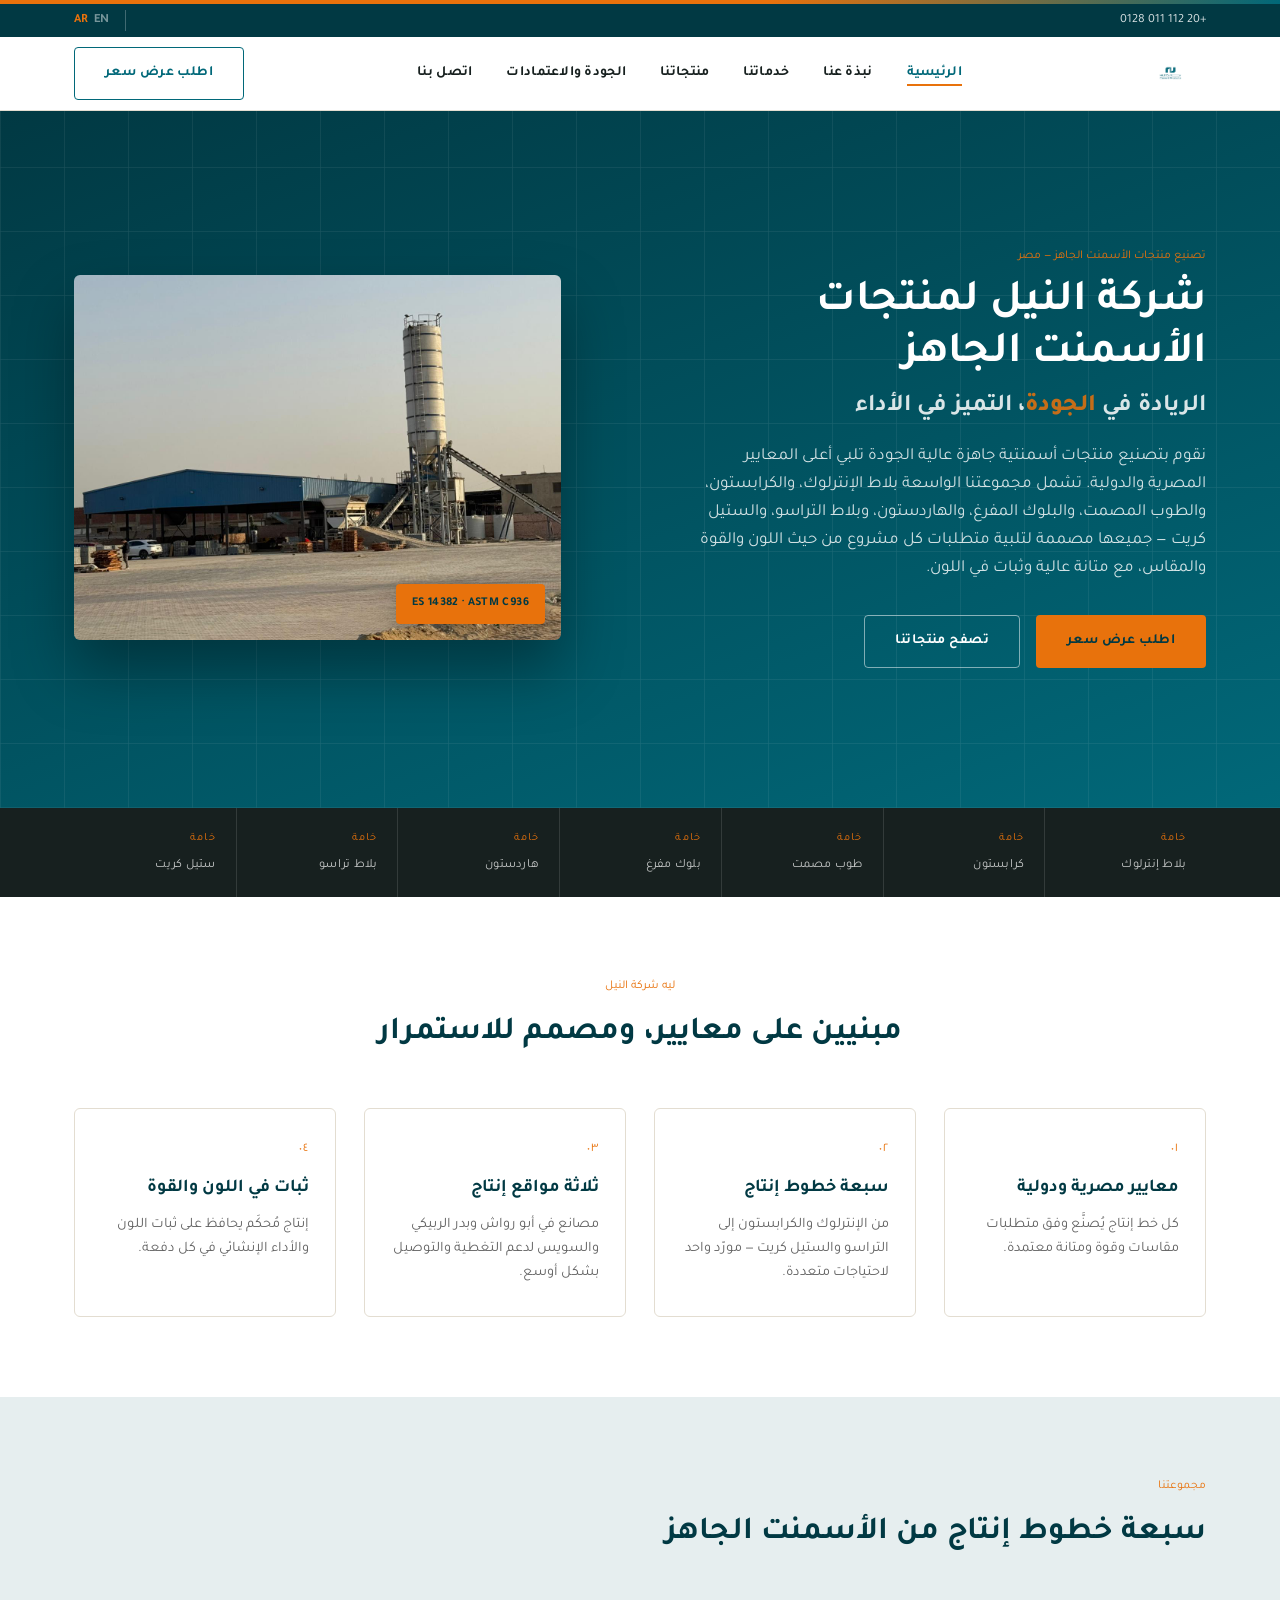
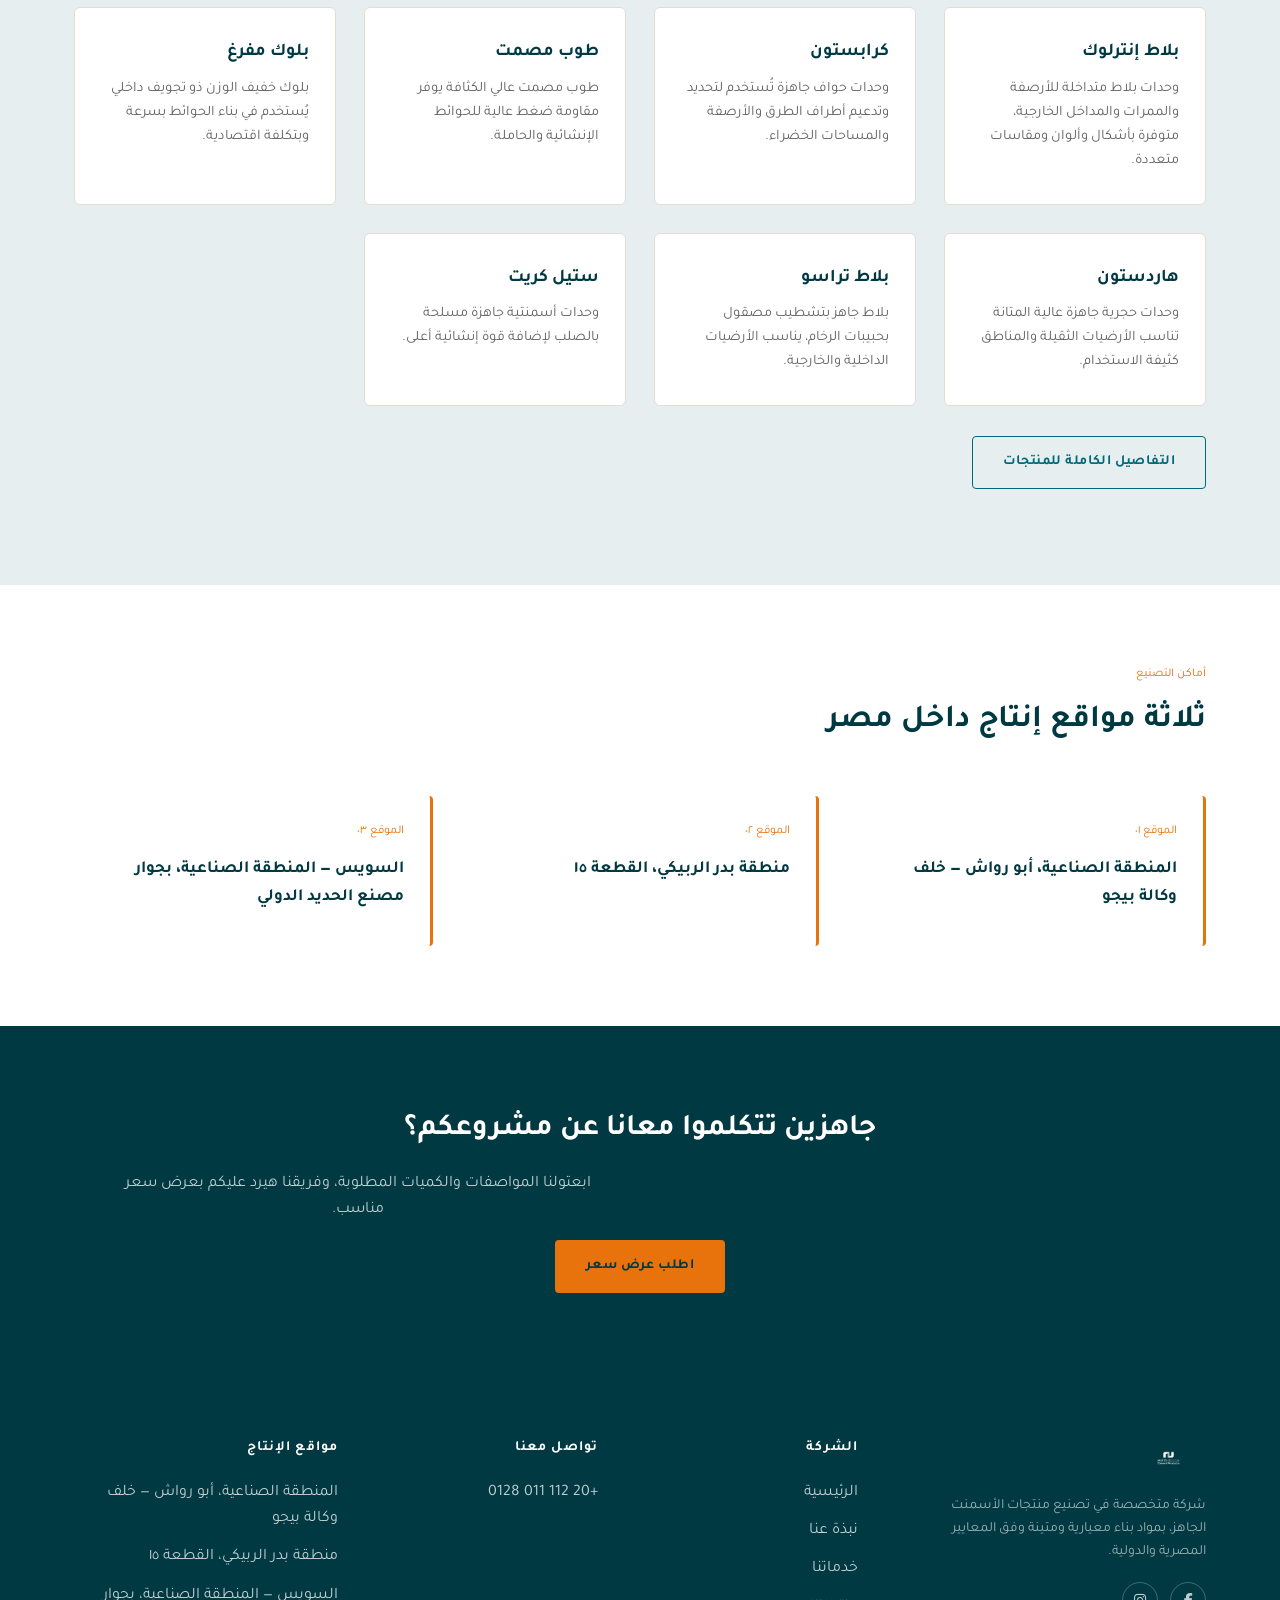
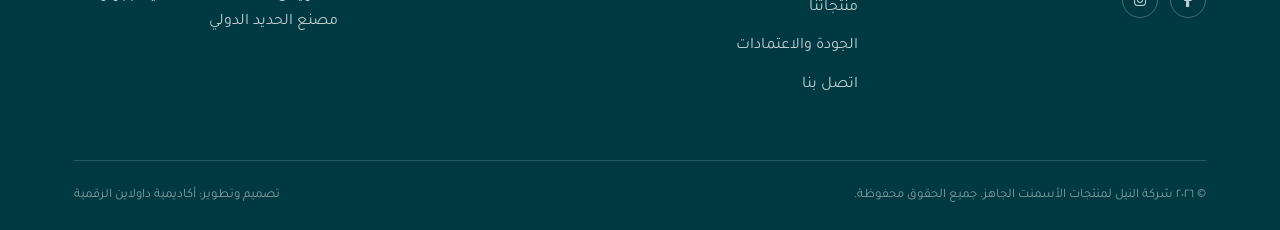
<file: index.html>
<!DOCTYPE html>
<html lang="ar" dir="rtl">
<head>
<meta charset="UTF-8">
<meta name="viewport" content="width=device-width, initial-scale=1.0">
<title>شركة النيل لمنتجات الأسمنت الجاهز | مصنع منتجات أسمنتية جاهزة في مصر</title>
<meta name="description" content="شركة النيل تصنع منتجات الأسمنت الجاهز في مصر — إنترلوك، كرابستون، بلوك، طوب، تراسو وستيل كريت — وفق المعايير المصرية والدولية.">
<link rel="canonical" href="https://nile-cement.com/">
<link rel="alternate" hreflang="en" href="https://nile-cement.com/en/">
<link rel="alternate" hreflang="ar" href="https://nile-cement.com/">
<link rel="alternate" hreflang="x-default" href="https://nile-cement.com/">
<meta property="og:type" content="website">
<meta property="og:title" content="شركة النيل لمنتجات الأسمنت الجاهز | مصنع منتجات أسمنتية جاهزة في مصر">
<meta property="og:description" content="شركة النيل تصنع منتجات الأسمنت الجاهز في مصر — إنترلوك، كرابستون، بلوك، طوب، تراسو وستيل كريت — وفق المعايير المصرية والدولية.">
<meta property="og:url" content="https://nile-cement.com/">
<meta property="og:locale" content="ar_EG">
<meta property="og:image" content="https://nile-cement.com/assets/img/logo.png">
<meta name="twitter:card" content="summary">
<link rel="icon" href="assets/img/logo.png">
<link rel="preconnect" href="https://fonts.googleapis.com">
<link rel="preconnect" href="https://fonts.gstatic.com" crossorigin>
<link href="https://fonts.googleapis.com/css2?family=Poppins:wght@300;400;500;600;700&family=IBM+Plex+Mono:wght@400;500&display=swap" rel="stylesheet">
<link href="https://fonts.googleapis.com/css2?family=Tajawal:wght@400;500;700;900&display=swap" rel="stylesheet">
<link rel="stylesheet" href="https://cdnjs.cloudflare.com/ajax/libs/font-awesome/6.4.0/css/all.min.css">
<link rel="stylesheet" href="assets/css/style.css">
<script type="application/ld+json">
{
  "@context": "https://schema.org",
  "@type": "Organization",
  "name": "شركة النيل لمنتجات الأسمنت الجاهز",
  "alternateName": "Nile Company for Precast Cement Products",
  "url": "https://nile-cement.com/",
  "logo": "https://nile-cement.com/assets/img/logo.png",
  "telephone": "+20-112-011-0128",
  "sameAs": ["https://www.facebook.com/nilecement", "https://www.instagram.com/nilecement/"],
  "address": [
    { "@type": "PostalAddress", "streetAddress": "المنطقة الصناعية، أبو رواش، خلف وكالة بيجو", "addressCountry": "EG" },
    { "@type": "PostalAddress", "streetAddress": "منطقة بدر الربيكي، القطعة 15", "addressCountry": "EG" },
    { "@type": "PostalAddress", "streetAddress": "السويس، المنطقة الصناعية، بجوار مصنع الحديد الدولي", "addressCountry": "EG" }
  ]
}
</script>
</head>
<body>
  <div class="brand-strip"></div>
  <div class="topbar">
    <div class="container">
        <div class="topbar-links">
          <a href="tel:+201120110128">+20 112 011 0128</a>
        </div>
        <div class="lang-switch"><a href="/en/">EN</a><a href="/" class="active">AR</a></div>
      </div>
  </div>
  <header class="site-header">
    <div class="container nav-wrap">
      <a class="brand" href="./">
        <img src="assets/img/logo.png" alt="Nile Company for Precast Cement Products">
      </a>
      <nav class="main-nav">
        <ul>
          <li><a class="active" href="./">الرئيسية</a></li>
          <li><a href="./about/">نبذة عنا</a></li>
          <li><a href="./services/">خدماتنا</a></li>
          <li><a href="./products/">منتجاتنا</a></li>
          <li><a href="./quality/">الجودة والاعتمادات</a></li>
          <li><a href="./contact-us/">اتصل بنا</a></li>
        </ul>
      </nav>
      <div class="nav-cta">
        <a class="btn btn-outline-dark" href="./contact-us/">اطلب عرض سعر</a>
        <button class="menu-toggle" aria-label="Menu">&#9776;</button>
      </div>
    </div>
  </header>

  <section class="hero">
    <div class="container hero-inner">
      <div>
        <span class="eyebrow">تصنيع منتجات الأسمنت الجاهز — مصر</span>
        <h1>شركة النيل لمنتجات
الأسمنت الجاهز<br><span style="font-size:.55em; opacity:.85; display:block; margin-top:10px;">الريادة في <mark>الجودة</mark>، التميز في الأداء</span></h1>
        <p class="lead">نقوم بتصنيع منتجات أسمنتية جاهزة عالية الجودة تلبي أعلى المعايير المصرية والدولية. تشمل مجموعتنا الواسعة بلاط الإنترلوك، والكرابستون، والطوب المصمت، والبلوك المفرغ، والهاردستون، وبلاط التراسو، والستيل كريت — جميعها مصممة لتلبية متطلبات كل مشروع من حيث اللون والقوة والمقاس، مع متانة عالية وثبات في اللون.</p>
        <div class="hero-actions">
          <a class="btn btn-primary" href="contact-us/">اطلب عرض سعر</a>
          <a class="btn btn-outline" href="products/">تصفح منتجاتنا</a>
        </div>
      </div>
      <div class="hero-figure">
        <img src="assets/img/factory/factory-exterior.jpg" alt="Nile Company factory and production yard">
        <div class="hero-badge">ES 14382 · ASTM C936</div>
      </div>
    </div>
  </section>

  <div class="spec-strip">
    <div class="container">
      <div class="spec-item"><span>خامة</span>بلاط إنترلوك</div>
        <div class="spec-item"><span>خامة</span>كرابستون</div>
        <div class="spec-item"><span>خامة</span>طوب مصمت</div>
        <div class="spec-item"><span>خامة</span>بلوك مفرغ</div>
        <div class="spec-item"><span>خامة</span>هاردستون</div>
        <div class="spec-item"><span>خامة</span>بلاط تراسو</div>
        <div class="spec-item"><span>خامة</span>ستيل كريت</div>
        
    </div>
  </div>

  <section class="bg-white">
    <div class="container">
      <div class="section-head center">
        <span class="eyebrow">ليه شركة النيل</span>
        <h2>مبنيين على معايير، ومصمم للاستمرار</h2>
      </div>
      <div class="grid grid-4">
        <div class="card">
          <span class="num">٠١</span>
          <h3>معايير مصرية ودولية</h3>
          <p>كل خط إنتاج يُصنَّع وفق متطلبات مقاسات وقوة ومتانة معتمدة.</p>
        </div>
        <div class="card">
          <span class="num">٠٢</span>
          <h3>سبعة خطوط إنتاج</h3>
          <p>من الإنترلوك والكرابستون إلى التراسو والستيل كريت — مورّد واحد لاحتياجات متعددة.</p>
        </div>
        <div class="card">
          <span class="num">٠٣</span>
          <h3>ثلاثة مواقع إنتاج</h3>
          <p>مصانع في أبو رواش وبدر الربيكي والسويس لدعم التغطية والتوصيل بشكل أوسع.</p>
        </div>
        <div class="card">
          <span class="num">٠٤</span>
          <h3>ثبات في اللون والقوة</h3>
          <p>إنتاج مُحكَم يحافظ على ثبات اللون والأداء الإنشائي في كل دفعة.</p>
        </div>
        
      </div>
    </div>
  </section>

  <section class="bg-tint">
    <div class="container">
      <div class="section-head">
        <span class="eyebrow">مجموعتنا</span>
        <h2>سبعة خطوط إنتاج من الأسمنت الجاهز</h2>
      </div>
      <div class="grid grid-4">
        <div class="card">
          <h3>بلاط إنترلوك</h3>
          <p>وحدات بلاط متداخلة للأرصفة والممرات والمداخل الخارجية، متوفرة بأشكال وألوان ومقاسات متعددة.</p>
        </div>
        <div class="card">
          <h3>كرابستون</h3>
          <p>وحدات حواف جاهزة تُستخدم لتحديد وتدعيم أطراف الطرق والأرصفة والمساحات الخضراء.</p>
        </div>
        <div class="card">
          <h3>طوب مصمت</h3>
          <p>طوب مصمت عالي الكثافة يوفر مقاومة ضغط عالية للحوائط الإنشائية والحاملة.</p>
        </div>
        <div class="card">
          <h3>بلوك مفرغ</h3>
          <p>بلوك خفيف الوزن ذو تجويف داخلي يُستخدم في بناء الحوائط بسرعة وبتكلفة اقتصادية.</p>
        </div>
        <div class="card">
          <h3>هاردستون</h3>
          <p>وحدات حجرية جاهزة عالية المتانة تناسب الأرضيات الثقيلة والمناطق كثيفة الاستخدام.</p>
        </div>
        <div class="card">
          <h3>بلاط تراسو</h3>
          <p>بلاط جاهز بتشطيب مصقول بحبيبات الرخام، يناسب الأرضيات الداخلية والخارجية.</p>
        </div>
        <div class="card">
          <h3>ستيل كريت</h3>
          <p>وحدات أسمنتية جاهزة مسلحة بالصلب لإضافة قوة إنشائية أعلى.</p>
        </div>
        
      </div>
      <p style="margin-top:30px;"><a class="btn btn-outline-dark" href="products/">التفاصيل الكاملة للمنتجات</a></p>
    </div>
  </section>

  <section class="bg-white">
    <div class="container">
      <div class="section-head">
        <span class="eyebrow">أماكن التصنيع</span>
        <h2>ثلاثة مواقع إنتاج داخل مصر</h2>
      </div>
      <div class="grid grid-3">
        <div class="site-card">
          <span class="eyebrow">الموقع ٠١</span>
          <h3>المنطقة الصناعية، أبو رواش — خلف وكالة بيجو</h3>
        </div>
        <div class="site-card">
          <span class="eyebrow">الموقع ٠٢</span>
          <h3>منطقة بدر الربيكي، القطعة ١٥</h3>
        </div>
        <div class="site-card">
          <span class="eyebrow">الموقع ٠٣</span>
          <h3>السويس — المنطقة الصناعية، بجوار مصنع الحديد الدولي</h3>
        </div>
        
      </div>
    </div>
  </section>

  <section class="cta-band">
    <div class="container">
      <h2>جاهزين تتكلموا معانا عن مشروعكم؟</h2>
      <p>ابعتولنا المواصفات والكميات المطلوبة، وفريقنا هيرد عليكم بعرض سعر مناسب.</p>
      <a class="btn btn-primary" href="contact-us/">اطلب عرض سعر</a>
    </div>
  </section>
  <footer class="site-footer">
    <div class="container">
      <div class="footer-grid">
        <div class="footer-brand">
          <img src="assets/img/logo.png" alt="Nile Company for Precast Cement Products">
          <p>شركة متخصصة في تصنيع منتجات الأسمنت الجاهز، بمواد بناء معيارية ومتينة وفق المعايير المصرية والدولية.</p>
          <div class="social-row">
            <a href="https://www.facebook.com/nilecement" target="_blank" rel="noopener" aria-label="Facebook" title="Facebook"><i class="fa-brands fa-facebook-f"></i></a>
          <a href="https://www.instagram.com/nilecement/" target="_blank" rel="noopener" aria-label="Instagram" title="Instagram"><i class="fa-brands fa-instagram"></i></a>
          </div>
        </div>
        <div>
          <h4>الشركة</h4>
          <ul>
          <li><a href="./">الرئيسية</a></li>
          <li><a href="./about/">نبذة عنا</a></li>
          <li><a href="./services/">خدماتنا</a></li>
          <li><a href="./products/">منتجاتنا</a></li>
          <li><a href="./quality/">الجودة والاعتمادات</a></li>
          <li><a href="./contact-us/">اتصل بنا</a></li>
          </ul>
        </div>
        <div>
          <h4>تواصل معنا</h4>
          <ul>
            <li><a href="tel:+201120110128">+20 112 011 0128</a></li>
          </ul>
        </div>
        <div>
          <h4>مواقع الإنتاج</h4>
          <ul>
          <li>المنطقة الصناعية، أبو رواش — خلف وكالة بيجو</li>
          <li>منطقة بدر الربيكي، القطعة ١٥</li>
          <li>السويس — المنطقة الصناعية، بجوار مصنع الحديد الدولي</li>
          </ul>
        </div>
      </div>
      <div class="footer-bottom">
        <span>© ٢٠٢٦ شركة النيل لمنتجات الأسمنت الجاهز. جميع الحقوق محفوظة.</span>
        <span>تصميم وتطوير: أكاديمية داولاين الرقمية</span>
      </div>
    </div>
  </footer>
  <script src="assets/js/main.js"></script>
</body>
</html>
</file>
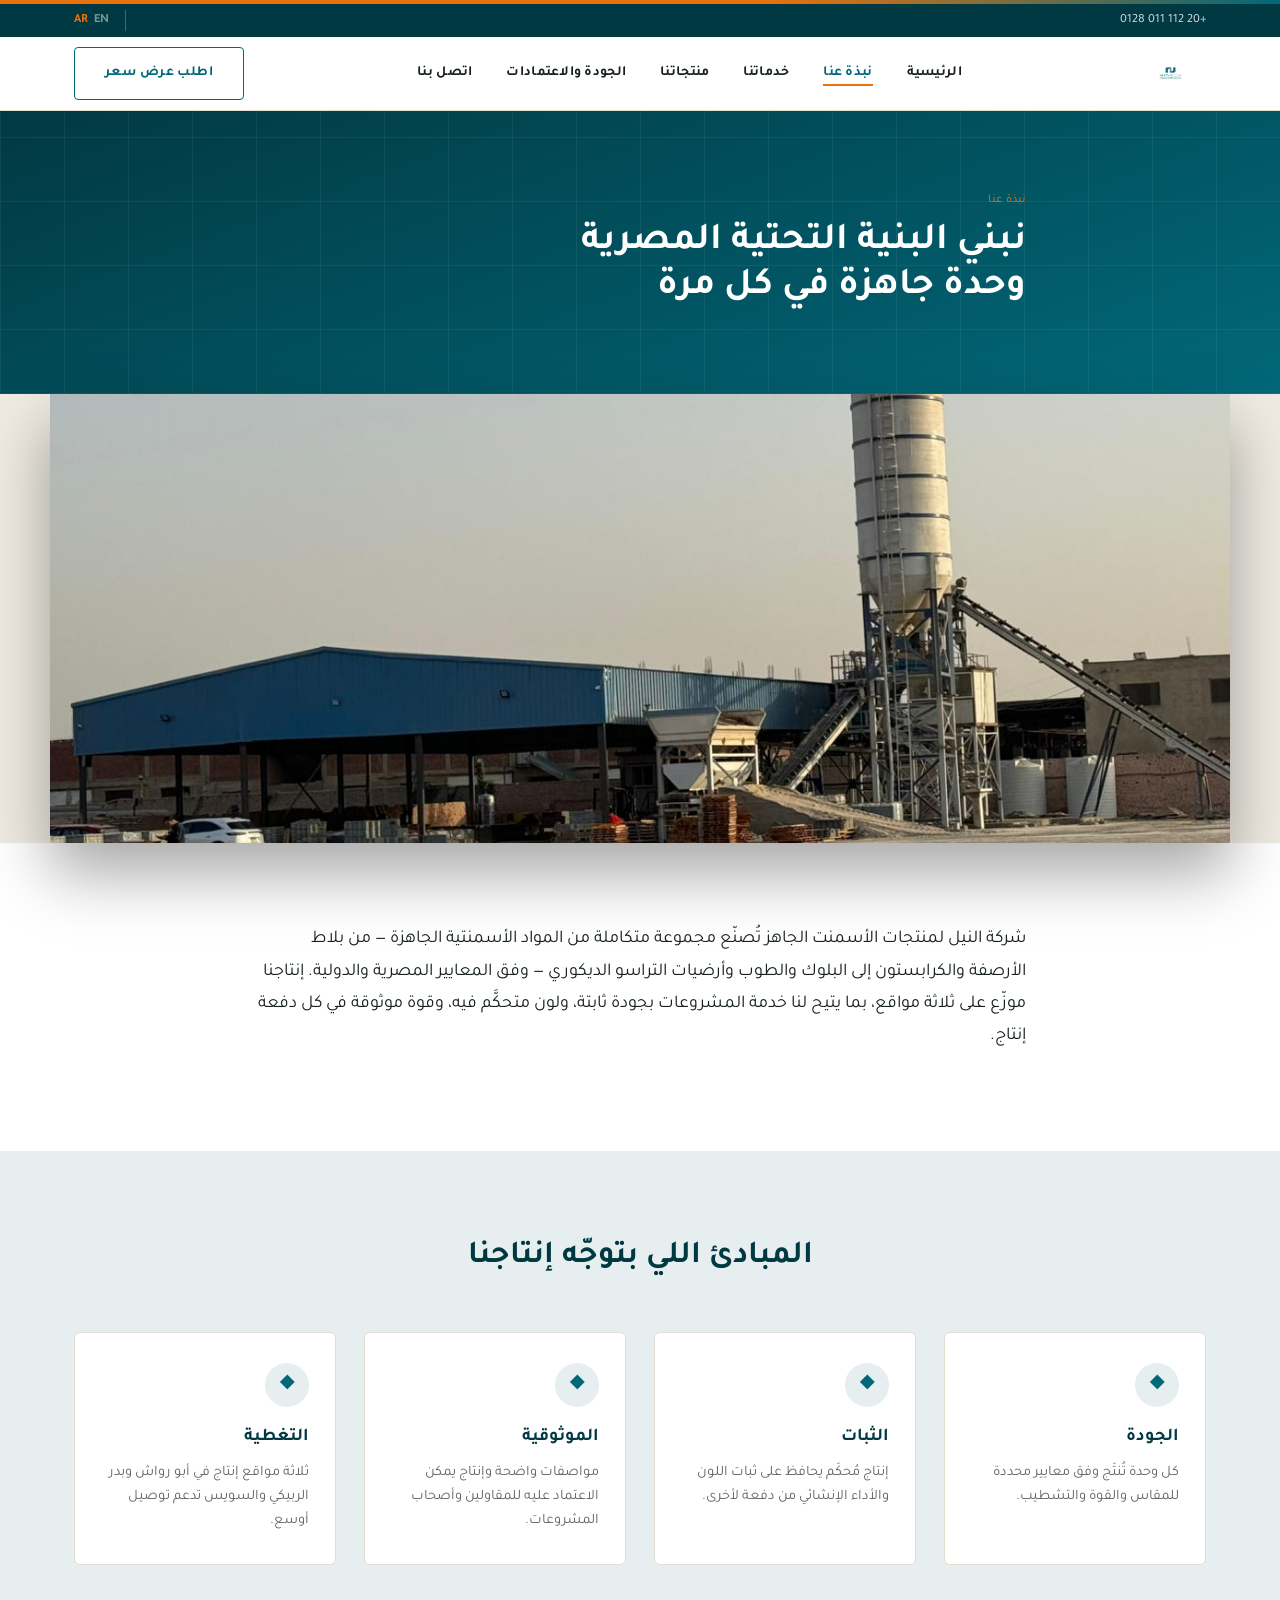
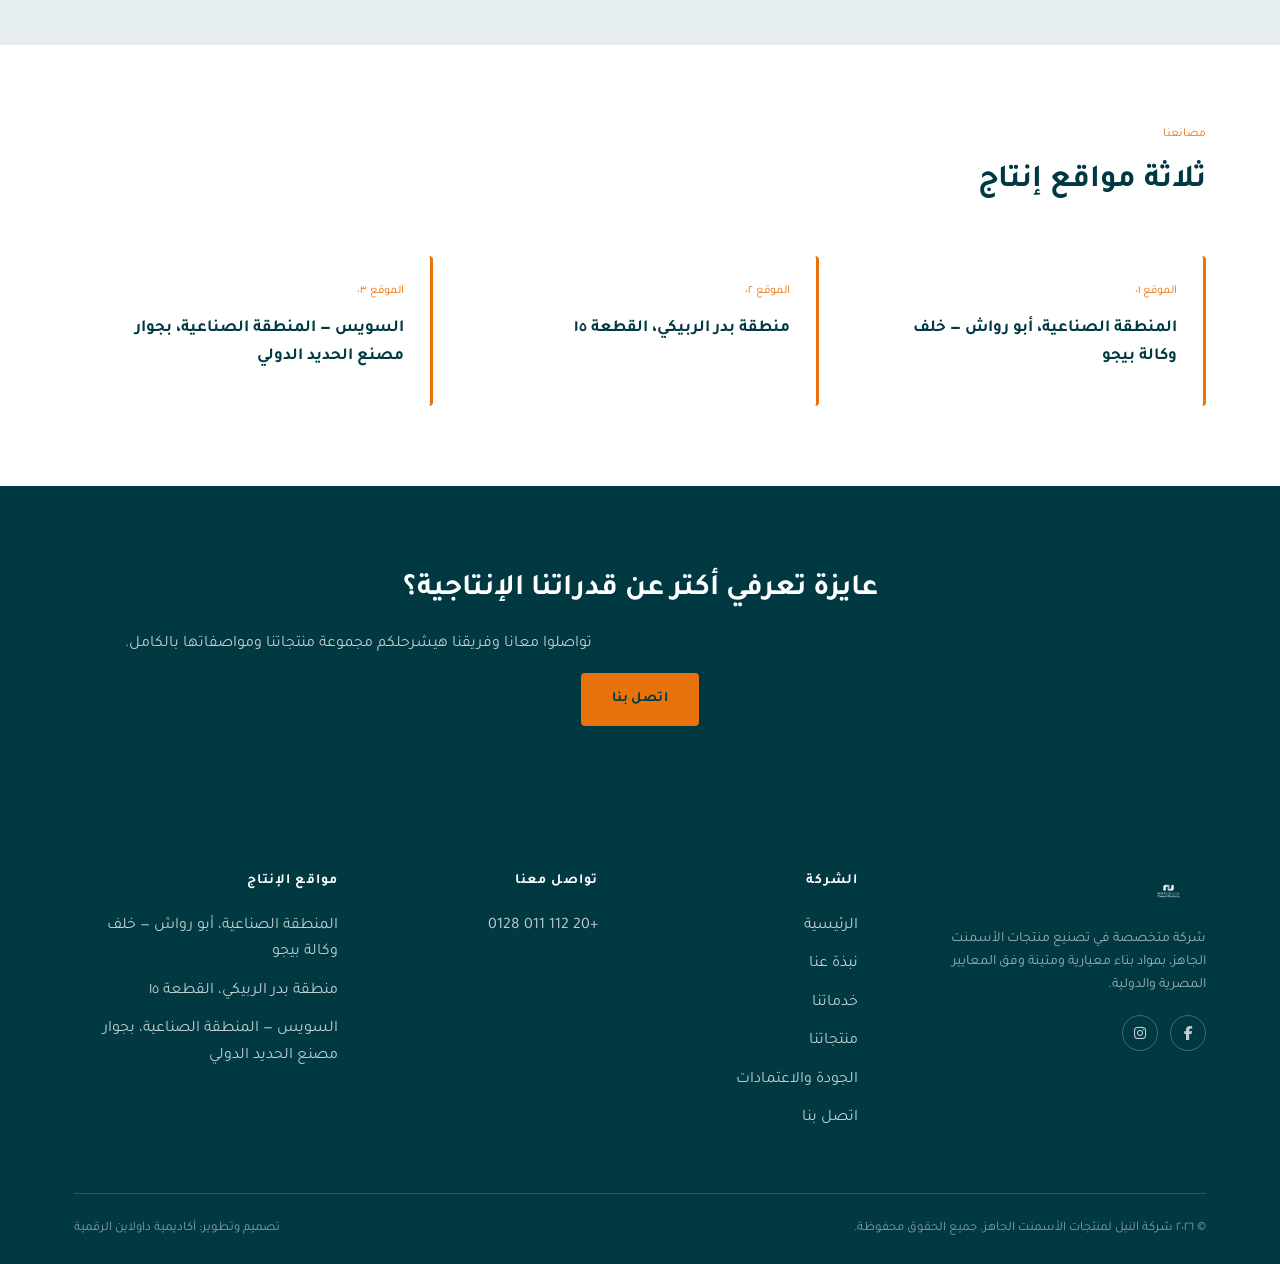
<file: about/index.html>
<!DOCTYPE html>
<html lang="ar" dir="rtl">
<head>
<meta charset="UTF-8">
<meta name="viewport" content="width=device-width, initial-scale=1.0">
<title>نبذة عنا | شركة النيل لمنتجات الأسمنت الجاهز</title>
<meta name="description" content="شركة النيل مصنّع لمنتجات الأسمنت الجاهز، تنتج مواد بناء معيارية وفق المعايير المصرية والدولية عبر عدة مواقع إنتاج.">
<link rel="canonical" href="https://nile-cement.com/about/">
<link rel="alternate" hreflang="en" href="https://nile-cement.com/en/about/">
<link rel="alternate" hreflang="ar" href="https://nile-cement.com/about/">
<link rel="alternate" hreflang="x-default" href="https://nile-cement.com/about/">
<meta property="og:type" content="website">
<meta property="og:title" content="نبذة عنا | شركة النيل لمنتجات الأسمنت الجاهز">
<meta property="og:description" content="شركة النيل مصنّع لمنتجات الأسمنت الجاهز، تنتج مواد بناء معيارية وفق المعايير المصرية والدولية عبر عدة مواقع إنتاج.">
<meta property="og:url" content="https://nile-cement.com/about/">
<meta property="og:locale" content="ar_EG">
<meta property="og:image" content="https://nile-cement.com/assets/img/logo.png">
<meta name="twitter:card" content="summary">
<link rel="icon" href="../assets/img/logo.png">
<link rel="preconnect" href="https://fonts.googleapis.com">
<link rel="preconnect" href="https://fonts.gstatic.com" crossorigin>
<link href="https://fonts.googleapis.com/css2?family=Poppins:wght@300;400;500;600;700&family=IBM+Plex+Mono:wght@400;500&display=swap" rel="stylesheet">
<link href="https://fonts.googleapis.com/css2?family=Tajawal:wght@400;500;700;900&display=swap" rel="stylesheet">
<link rel="stylesheet" href="https://cdnjs.cloudflare.com/ajax/libs/font-awesome/6.4.0/css/all.min.css">
<link rel="stylesheet" href="../assets/css/style.css">
</head>
<body>
  <div class="brand-strip"></div>
  <div class="topbar">
    <div class="container">
        <div class="topbar-links">
          <a href="tel:+201120110128">+20 112 011 0128</a>
        </div>
        <div class="lang-switch"><a href="/en/about/">EN</a><a href="/about/" class="active">AR</a></div>
      </div>
  </div>
  <header class="site-header">
    <div class="container nav-wrap">
      <a class="brand" href="../">
        <img src="../assets/img/logo.png" alt="Nile Company for Precast Cement Products">
      </a>
      <nav class="main-nav">
        <ul>
          <li><a href="../">الرئيسية</a></li>
          <li><a class="active" href="../about/">نبذة عنا</a></li>
          <li><a href="../services/">خدماتنا</a></li>
          <li><a href="../products/">منتجاتنا</a></li>
          <li><a href="../quality/">الجودة والاعتمادات</a></li>
          <li><a href="../contact-us/">اتصل بنا</a></li>
        </ul>
      </nav>
      <div class="nav-cta">
        <a class="btn btn-outline-dark" href="../contact-us/">اطلب عرض سعر</a>
        <button class="menu-toggle" aria-label="Menu">&#9776;</button>
      </div>
    </div>
  </header>

  <section class="hero" style="padding-block:0;">
    <div class="container hero-inner" style="grid-template-columns:1fr; padding-block:80px 60px; max-width:820px;">
      <div>
        <span class="eyebrow">نبذة عنا</span>
        <h1 style="font-size:38px;">نبني البنية التحتية المصرية
وحدة جاهزة في كل مرة</h1>
      </div>
    </div>
  </section>

  <div class="hero-figure" style="border-radius:0; max-width:var(--container); margin-inline:auto; aspect-ratio:21/8;">
    <img src="../assets/img/factory/factory-exterior.jpg" alt="Nile Company factory" style="width:100%; height:100%; object-fit:cover;">
  </div>

  <section class="bg-white">
    <div class="container" style="max-width:820px;">
      <p style="font-size:18px; color:var(--charcoal); line-height:1.8;">شركة النيل لمنتجات الأسمنت الجاهز تُصنّع مجموعة متكاملة من المواد الأسمنتية الجاهزة — من بلاط الأرصفة والكرابستون إلى البلوك والطوب وأرضيات التراسو الديكوري — وفق المعايير المصرية والدولية. إنتاجنا موزّع على ثلاثة مواقع، بما يتيح لنا خدمة المشروعات بجودة ثابتة، ولون متحكَّم فيه، وقوة موثوقة في كل دفعة إنتاج.</p>
    </div>
  </section>

  <section class="bg-tint">
    <div class="container">
      <div class="section-head center">
        <h2>المبادئ اللي بتوجّه إنتاجنا</h2>
      </div>
      <div class="grid grid-4">
        <div class="card">
          <div class="icon-badge">◆</div>
          <h3>الجودة</h3>
          <p>كل وحدة تُنتَج وفق معايير محددة للمقاس والقوة والتشطيب.</p>
        </div>
        <div class="card">
          <div class="icon-badge">◆</div>
          <h3>الثبات</h3>
          <p>إنتاج مُحكَم يحافظ على ثبات اللون والأداء الإنشائي من دفعة لأخرى.</p>
        </div>
        <div class="card">
          <div class="icon-badge">◆</div>
          <h3>الموثوقية</h3>
          <p>مواصفات واضحة وإنتاج يمكن الاعتماد عليه للمقاولين وأصحاب المشروعات.</p>
        </div>
        <div class="card">
          <div class="icon-badge">◆</div>
          <h3>التغطية</h3>
          <p>ثلاثة مواقع إنتاج في أبو رواش وبدر الربيكي والسويس تدعم توصيل أوسع.</p>
        </div>
        
      </div>
    </div>
  </section>

  <section class="bg-white">
    <div class="container">
      <div class="section-head">
        <span class="eyebrow">مصانعنا</span>
        <h2>ثلاثة مواقع إنتاج</h2>
      </div>
      <div class="grid grid-3">
        <div class="site-card">
          <span class="eyebrow">الموقع ٠١</span>
          <h3>المنطقة الصناعية، أبو رواش — خلف وكالة بيجو</h3>
        </div>
        <div class="site-card">
          <span class="eyebrow">الموقع ٠٢</span>
          <h3>منطقة بدر الربيكي، القطعة ١٥</h3>
        </div>
        <div class="site-card">
          <span class="eyebrow">الموقع ٠٣</span>
          <h3>السويس — المنطقة الصناعية، بجوار مصنع الحديد الدولي</h3>
        </div>
        
      </div>
    </div>
  </section>

  <section class="cta-band">
    <div class="container">
      <h2>عايزة تعرفي أكتر عن قدراتنا الإنتاجية؟</h2>
      <p>تواصلوا معانا وفريقنا هيشرحلكم مجموعة منتجاتنا ومواصفاتها بالكامل.</p>
      <a class="btn btn-primary" href="../contact-us/">اتصل بنا</a>
    </div>
  </section>
  <footer class="site-footer">
    <div class="container">
      <div class="footer-grid">
        <div class="footer-brand">
          <img src="../assets/img/logo.png" alt="Nile Company for Precast Cement Products">
          <p>شركة متخصصة في تصنيع منتجات الأسمنت الجاهز، بمواد بناء معيارية ومتينة وفق المعايير المصرية والدولية.</p>
          <div class="social-row">
            <a href="https://www.facebook.com/nilecement" target="_blank" rel="noopener" aria-label="Facebook" title="Facebook"><i class="fa-brands fa-facebook-f"></i></a>
          <a href="https://www.instagram.com/nilecement/" target="_blank" rel="noopener" aria-label="Instagram" title="Instagram"><i class="fa-brands fa-instagram"></i></a>
          </div>
        </div>
        <div>
          <h4>الشركة</h4>
          <ul>
          <li><a href="../">الرئيسية</a></li>
          <li><a href="../about/">نبذة عنا</a></li>
          <li><a href="../services/">خدماتنا</a></li>
          <li><a href="../products/">منتجاتنا</a></li>
          <li><a href="../quality/">الجودة والاعتمادات</a></li>
          <li><a href="../contact-us/">اتصل بنا</a></li>
          </ul>
        </div>
        <div>
          <h4>تواصل معنا</h4>
          <ul>
            <li><a href="tel:+201120110128">+20 112 011 0128</a></li>
          </ul>
        </div>
        <div>
          <h4>مواقع الإنتاج</h4>
          <ul>
          <li>المنطقة الصناعية، أبو رواش — خلف وكالة بيجو</li>
          <li>منطقة بدر الربيكي، القطعة ١٥</li>
          <li>السويس — المنطقة الصناعية، بجوار مصنع الحديد الدولي</li>
          </ul>
        </div>
      </div>
      <div class="footer-bottom">
        <span>© ٢٠٢٦ شركة النيل لمنتجات الأسمنت الجاهز. جميع الحقوق محفوظة.</span>
        <span>تصميم وتطوير: أكاديمية داولاين الرقمية</span>
      </div>
    </div>
  </footer>
  <script src="../assets/js/main.js"></script>
</body>
</html>
</file>
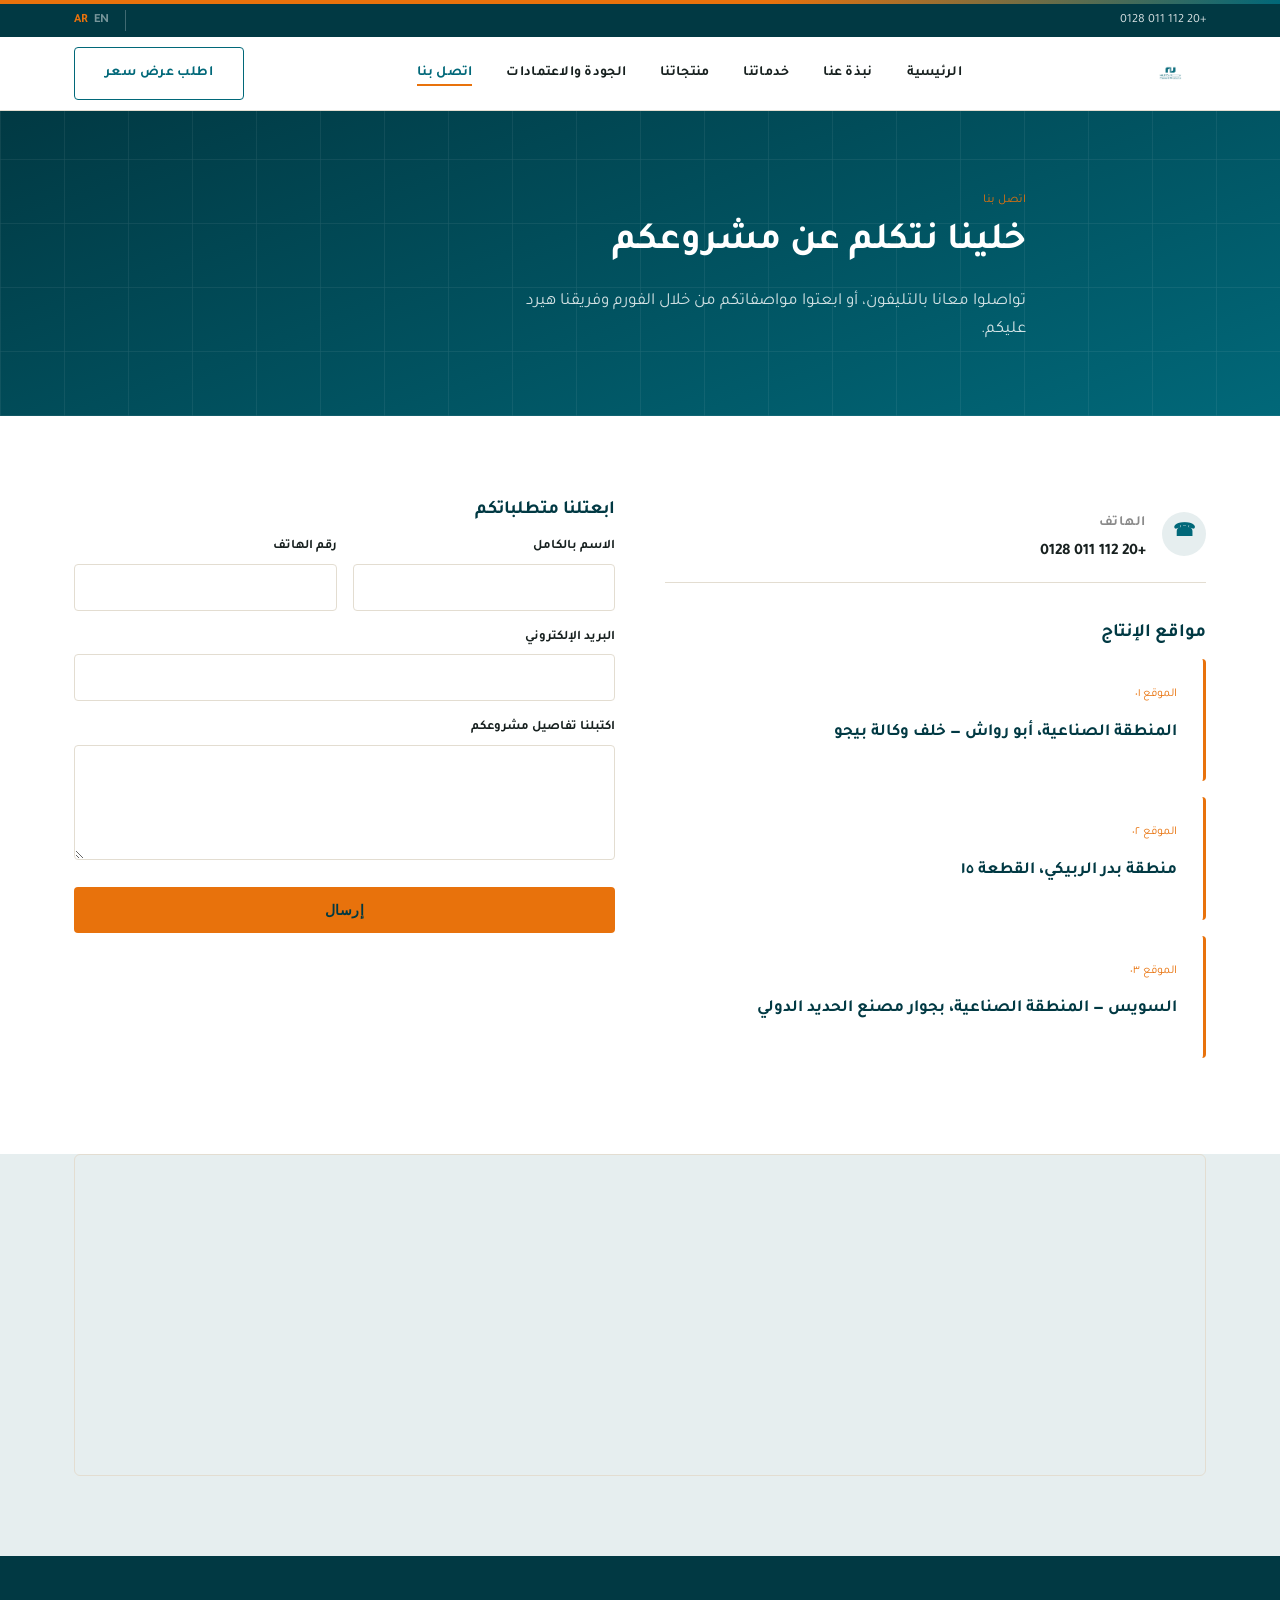
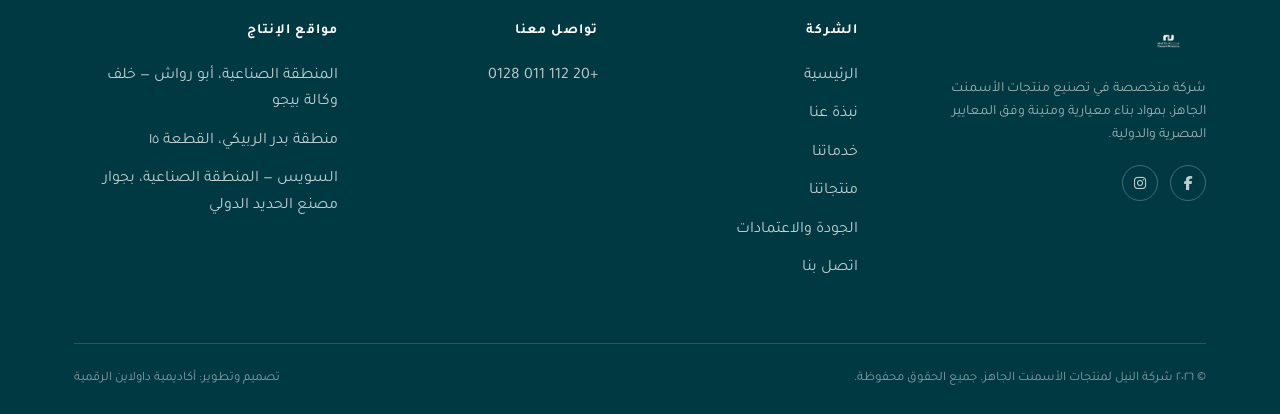
<file: contact-us/index.html>
<!DOCTYPE html>
<html lang="ar" dir="rtl">
<head>
<meta charset="UTF-8">
<meta name="viewport" content="width=device-width, initial-scale=1.0">
<title>اتصل بنا | شركة النيل لمنتجات الأسمنت الجاهز</title>
<meta name="description" content="تواصلوا مع شركة النيل لمنتجات الأسمنت الجاهز — اطلبوا عرض سعر، اسألوا عن المواصفات، أو اعرفوا مواقع الإنتاج.">
<link rel="canonical" href="https://nile-cement.com/contact-us/">
<link rel="alternate" hreflang="en" href="https://nile-cement.com/en/contact-us/">
<link rel="alternate" hreflang="ar" href="https://nile-cement.com/contact-us/">
<link rel="alternate" hreflang="x-default" href="https://nile-cement.com/contact-us/">
<meta property="og:type" content="website">
<meta property="og:title" content="اتصل بنا | شركة النيل لمنتجات الأسمنت الجاهز">
<meta property="og:description" content="تواصلوا مع شركة النيل لمنتجات الأسمنت الجاهز — اطلبوا عرض سعر، اسألوا عن المواصفات، أو اعرفوا مواقع الإنتاج.">
<meta property="og:url" content="https://nile-cement.com/contact-us/">
<meta property="og:locale" content="ar_EG">
<meta property="og:image" content="https://nile-cement.com/assets/img/logo.png">
<meta name="twitter:card" content="summary">
<link rel="icon" href="../assets/img/logo.png">
<link rel="preconnect" href="https://fonts.googleapis.com">
<link rel="preconnect" href="https://fonts.gstatic.com" crossorigin>
<link href="https://fonts.googleapis.com/css2?family=Poppins:wght@300;400;500;600;700&family=IBM+Plex+Mono:wght@400;500&display=swap" rel="stylesheet">
<link href="https://fonts.googleapis.com/css2?family=Tajawal:wght@400;500;700;900&display=swap" rel="stylesheet">
<link rel="stylesheet" href="https://cdnjs.cloudflare.com/ajax/libs/font-awesome/6.4.0/css/all.min.css">
<link rel="stylesheet" href="../assets/css/style.css">
</head>
<body>
  <div class="brand-strip"></div>
  <div class="topbar">
    <div class="container">
        <div class="topbar-links">
          <a href="tel:+201120110128">+20 112 011 0128</a>
        </div>
        <div class="lang-switch"><a href="/en/contact-us/">EN</a><a href="/contact-us/" class="active">AR</a></div>
      </div>
  </div>
  <header class="site-header">
    <div class="container nav-wrap">
      <a class="brand" href="../">
        <img src="../assets/img/logo.png" alt="Nile Company for Precast Cement Products">
      </a>
      <nav class="main-nav">
        <ul>
          <li><a href="../">الرئيسية</a></li>
          <li><a href="../about/">نبذة عنا</a></li>
          <li><a href="../services/">خدماتنا</a></li>
          <li><a href="../products/">منتجاتنا</a></li>
          <li><a href="../quality/">الجودة والاعتمادات</a></li>
          <li><a class="active" href="../contact-us/">اتصل بنا</a></li>
        </ul>
      </nav>
      <div class="nav-cta">
        <a class="btn btn-outline-dark" href="../contact-us/">اطلب عرض سعر</a>
        <button class="menu-toggle" aria-label="Menu">&#9776;</button>
      </div>
    </div>
  </header>

  <section class="hero" style="padding-block:0;">
    <div class="container hero-inner" style="grid-template-columns:1fr; padding-block:80px 40px; max-width:820px;">
      <div>
        <span class="eyebrow">اتصل بنا</span>
        <h1 style="font-size:38px;">خلينا نتكلم عن مشروعكم</h1>
        <p class="lead" style="color:rgba(255,255,255,.82);">تواصلوا معانا بالتليفون، أو ابعتوا مواصفاتكم من خلال الفورم وفريقنا هيرد عليكم.</p>
      </div>
    </div>
  </section>

  <section class="bg-white">
    <div class="container contact-grid">
      <div>
        <div class="contact-detail">
          <div class="icon-badge">☎</div>
          <div>
            <h4>الهاتف</h4>
            <p><a href="tel:+201120110128">+20 112 011 0128</a></p>
          </div>
        </div>

        <h3 style="margin-top:36px;">مواقع الإنتاج</h3>
        <div class="site-card" style="margin-bottom:16px;">
          <span class="eyebrow">الموقع ٠١</span>
          <h3>المنطقة الصناعية، أبو رواش — خلف وكالة بيجو</h3>
        </div>
        <div class="site-card" style="margin-bottom:16px;">
          <span class="eyebrow">الموقع ٠٢</span>
          <h3>منطقة بدر الربيكي، القطعة ١٥</h3>
        </div>
        <div class="site-card" style="margin-bottom:16px;">
          <span class="eyebrow">الموقع ٠٣</span>
          <h3>السويس — المنطقة الصناعية، بجوار مصنع الحديد الدولي</h3>
        </div>
        
      </div>

      <div>
        <h3>ابعتلنا متطلباتكم</h3>
        <form class="contact-form">
          <div class="form-row">
            <div>
              <label>الاسم بالكامل</label>
              <input type="text" required>
            </div>
            <div>
              <label>رقم الهاتف</label>
              <input type="tel" required>
            </div>
          </div>
          <div>
            <label>البريد الإلكتروني</label>
            <input type="email" required>
          </div>
          <div>
            <label>اكتبلنا تفاصيل مشروعكم</label>
            <textarea rows="5" required></textarea>
          </div>
          <button type="submit" class="btn btn-primary">إرسال</button>
        </form>
      </div>
    </div>
  </section>

  <section class="bg-tint" style="padding-block:0 80px;">
    <div class="container">
      <div class="map-embed">
        <iframe src="https://www.google.com/maps?q=Abu+Rawash+Industrial+Area+Giza+Egypt&output=embed" loading="lazy" referrerpolicy="no-referrer-when-downgrade" title="Map"></iframe>
      </div>
    </div>
  </section>
  <footer class="site-footer">
    <div class="container">
      <div class="footer-grid">
        <div class="footer-brand">
          <img src="../assets/img/logo.png" alt="Nile Company for Precast Cement Products">
          <p>شركة متخصصة في تصنيع منتجات الأسمنت الجاهز، بمواد بناء معيارية ومتينة وفق المعايير المصرية والدولية.</p>
          <div class="social-row">
            <a href="https://www.facebook.com/nilecement" target="_blank" rel="noopener" aria-label="Facebook" title="Facebook"><i class="fa-brands fa-facebook-f"></i></a>
          <a href="https://www.instagram.com/nilecement/" target="_blank" rel="noopener" aria-label="Instagram" title="Instagram"><i class="fa-brands fa-instagram"></i></a>
          </div>
        </div>
        <div>
          <h4>الشركة</h4>
          <ul>
          <li><a href="../">الرئيسية</a></li>
          <li><a href="../about/">نبذة عنا</a></li>
          <li><a href="../services/">خدماتنا</a></li>
          <li><a href="../products/">منتجاتنا</a></li>
          <li><a href="../quality/">الجودة والاعتمادات</a></li>
          <li><a href="../contact-us/">اتصل بنا</a></li>
          </ul>
        </div>
        <div>
          <h4>تواصل معنا</h4>
          <ul>
            <li><a href="tel:+201120110128">+20 112 011 0128</a></li>
          </ul>
        </div>
        <div>
          <h4>مواقع الإنتاج</h4>
          <ul>
          <li>المنطقة الصناعية، أبو رواش — خلف وكالة بيجو</li>
          <li>منطقة بدر الربيكي، القطعة ١٥</li>
          <li>السويس — المنطقة الصناعية، بجوار مصنع الحديد الدولي</li>
          </ul>
        </div>
      </div>
      <div class="footer-bottom">
        <span>© ٢٠٢٦ شركة النيل لمنتجات الأسمنت الجاهز. جميع الحقوق محفوظة.</span>
        <span>تصميم وتطوير: أكاديمية داولاين الرقمية</span>
      </div>
    </div>
  </footer>
  <script src="../assets/js/main.js"></script>
</body>
</html>
</file>
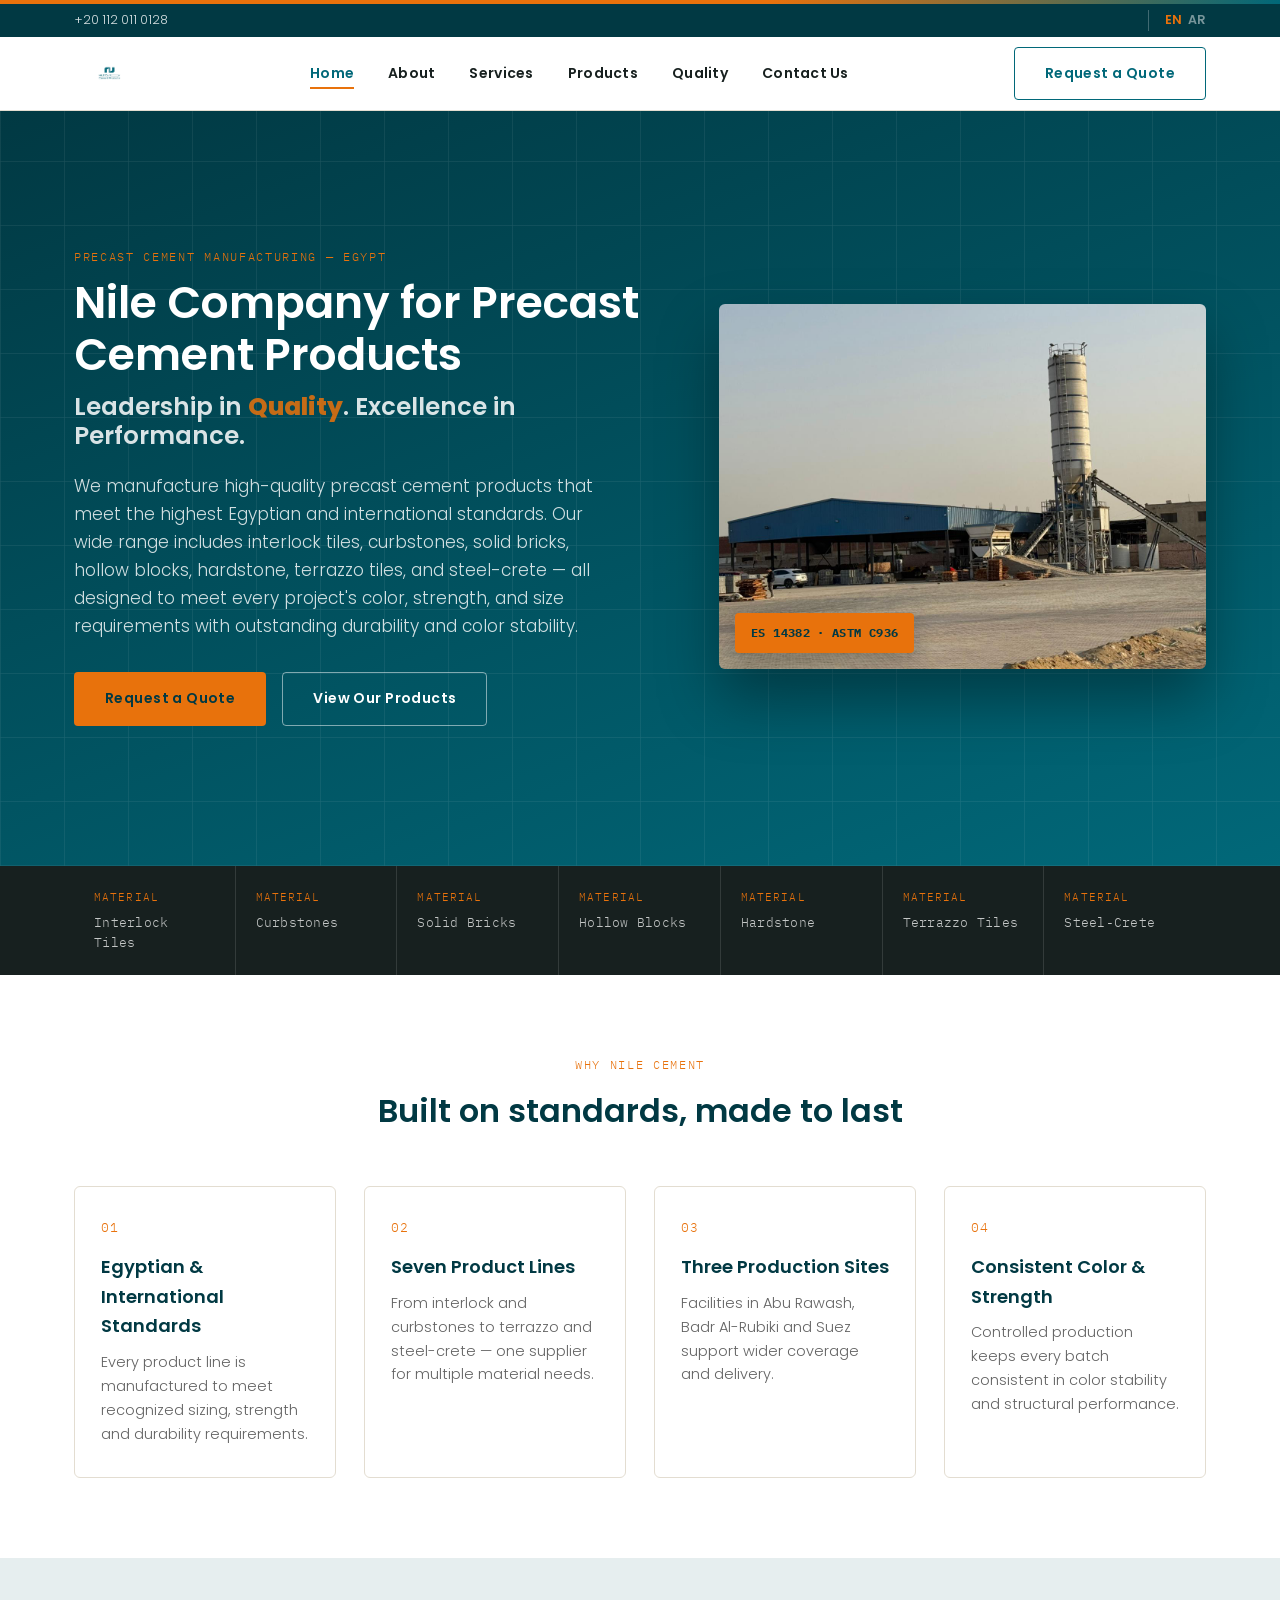
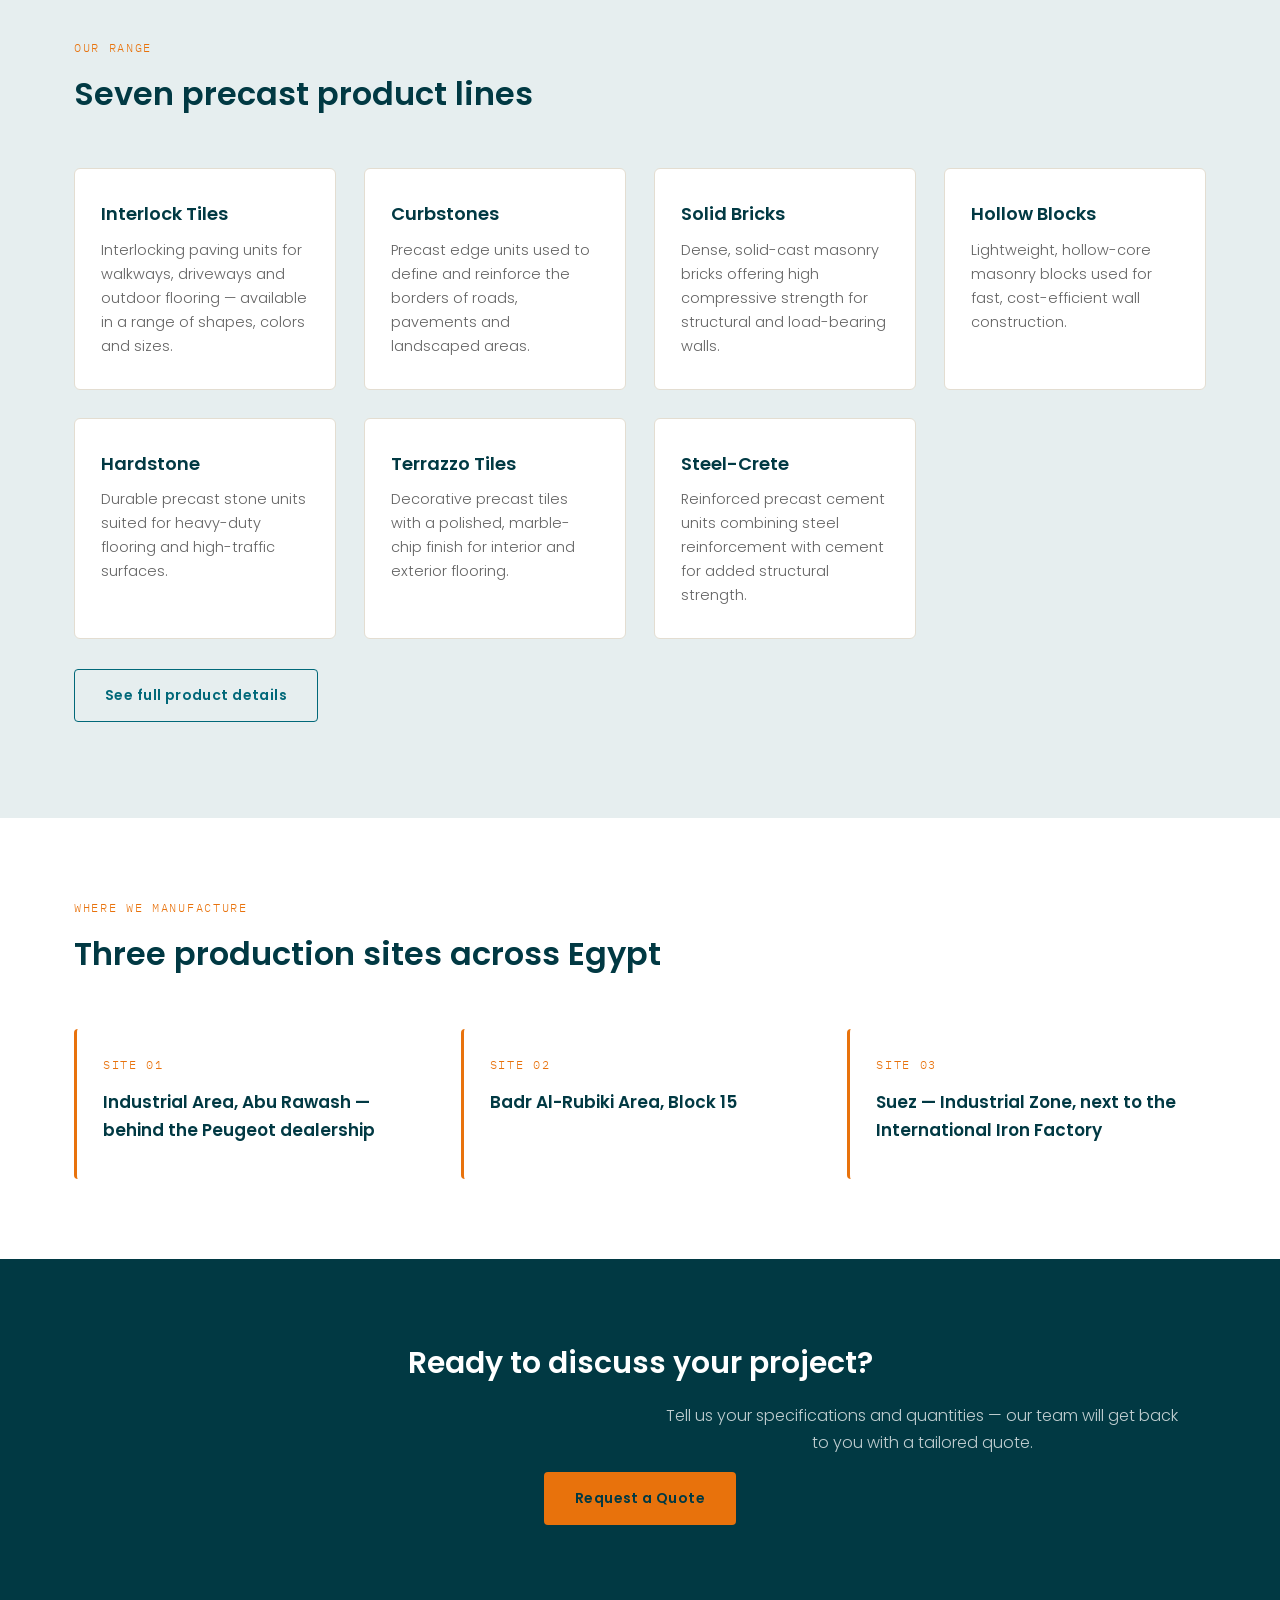
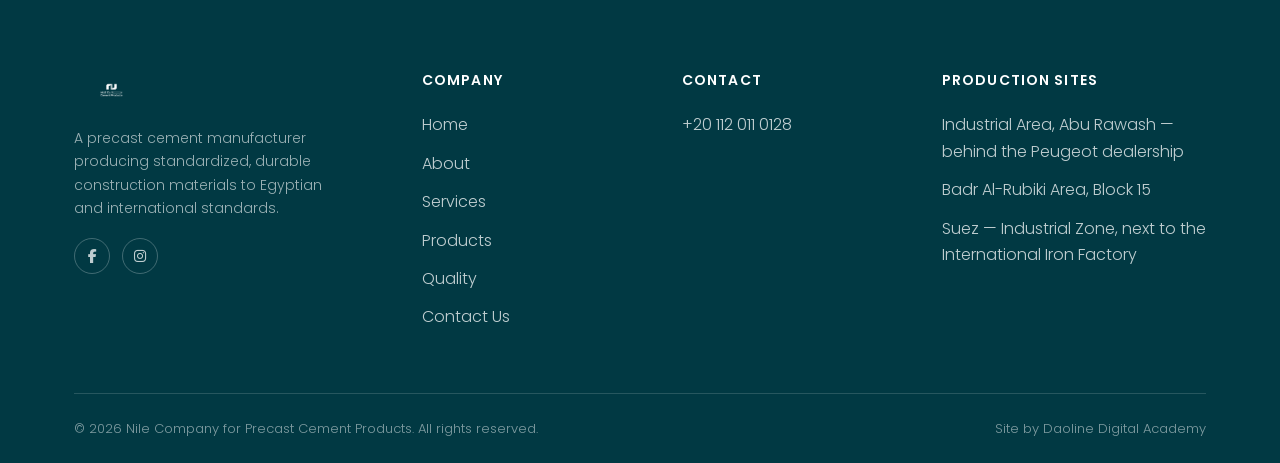
<file: en/index.html>
<!DOCTYPE html>
<html lang="en" dir="ltr">
<head>
<meta charset="UTF-8">
<meta name="viewport" content="width=device-width, initial-scale=1.0">
<title>Nile Company for Precast Cement Products | Precast Cement Manufacturer, Egypt</title>
<meta name="description" content="Nile Company manufactures precast cement products in Egypt — interlock tiles, curbstones, blocks, bricks, terrazzo and steel-crete — to Egyptian and international standards.">
<link rel="canonical" href="https://nile-cement.com/en/">
<link rel="alternate" hreflang="en" href="https://nile-cement.com/en/">
<link rel="alternate" hreflang="ar" href="https://nile-cement.com/">
<link rel="alternate" hreflang="x-default" href="https://nile-cement.com/">
<meta property="og:type" content="website">
<meta property="og:title" content="Nile Company for Precast Cement Products | Precast Cement Manufacturer, Egypt">
<meta property="og:description" content="Nile Company manufactures precast cement products in Egypt — interlock tiles, curbstones, blocks, bricks, terrazzo and steel-crete — to Egyptian and international standards.">
<meta property="og:url" content="https://nile-cement.com/en/">
<meta property="og:locale" content="en_US">
<meta property="og:image" content="https://nile-cement.com/assets/img/logo.png">
<meta name="twitter:card" content="summary">
<link rel="icon" href="../assets/img/logo.png">
<link rel="preconnect" href="https://fonts.googleapis.com">
<link rel="preconnect" href="https://fonts.gstatic.com" crossorigin>
<link href="https://fonts.googleapis.com/css2?family=Poppins:wght@300;400;500;600;700&family=IBM+Plex+Mono:wght@400;500&display=swap" rel="stylesheet">
<link href="https://fonts.googleapis.com/css2?family=Tajawal:wght@400;500;700;900&display=swap" rel="stylesheet">
<link rel="stylesheet" href="https://cdnjs.cloudflare.com/ajax/libs/font-awesome/6.4.0/css/all.min.css">
<link rel="stylesheet" href="../assets/css/style.css">
<script type="application/ld+json">
{
  "@context": "https://schema.org",
  "@type": "Organization",
  "name": "Nile Company for Precast Cement Products",
  "url": "https://nile-cement.com/en/",
  "logo": "https://nile-cement.com/assets/img/logo.png",
  "telephone": "+20-112-011-0128",
  "sameAs": ["https://www.facebook.com/nilecement", "https://www.instagram.com/nilecement/"],
  "address": [
    { "@type": "PostalAddress", "streetAddress": "Industrial Area, Abu Rawash, behind the Peugeot dealership", "addressCountry": "EG" },
    { "@type": "PostalAddress", "streetAddress": "Badr Al-Rubiki Area, Block 15", "addressCountry": "EG" },
    { "@type": "PostalAddress", "streetAddress": "Suez Industrial Zone, next to the International Iron Factory", "addressCountry": "EG" }
  ]
}
</script>
</head>
<body>
  <div class="brand-strip"></div>
  <div class="topbar">
    <div class="container">
        <div class="topbar-links">
          <a href="tel:+201120110128">+20 112 011 0128</a>
        </div>
        <div class="lang-switch"><a href="/en/" class="active">EN</a><a href="/">AR</a></div>
      </div>
  </div>
  <header class="site-header">
    <div class="container nav-wrap">
      <a class="brand" href="./">
        <img src="../assets/img/logo.png" alt="Nile Company for Precast Cement Products">
      </a>
      <nav class="main-nav">
        <ul>
          <li><a class="active" href="./">Home</a></li>
          <li><a href="./about/">About</a></li>
          <li><a href="./services/">Services</a></li>
          <li><a href="./products/">Products</a></li>
          <li><a href="./quality/">Quality</a></li>
          <li><a href="./contact-us/">Contact Us</a></li>
        </ul>
      </nav>
      <div class="nav-cta">
        <a class="btn btn-outline-dark" href="./contact-us/">Request a Quote</a>
        <button class="menu-toggle" aria-label="Menu">&#9776;</button>
      </div>
    </div>
  </header>

  <section class="hero">
    <div class="container hero-inner">
      <div>
        <span class="eyebrow">Precast Cement Manufacturing — Egypt</span>
        <h1>Nile Company for Precast
Cement Products<br><span style="font-size:.55em; opacity:.85; display:block; margin-top:10px;">Leadership in <mark>Quality</mark>. Excellence in Performance.</span></h1>
        <p class="lead">We manufacture high-quality precast cement products that meet the highest Egyptian and international standards. Our wide range includes interlock tiles, curbstones, solid bricks, hollow blocks, hardstone, terrazzo tiles, and steel-crete — all designed to meet every project's color, strength, and size requirements with outstanding durability and color stability.</p>
        <div class="hero-actions">
          <a class="btn btn-primary" href="contact-us/">Request a Quote</a>
          <a class="btn btn-outline" href="products/">View Our Products</a>
        </div>
      </div>
      <div class="hero-figure">
        <img src="../assets/img/factory/factory-exterior.jpg" alt="Nile Company factory and production yard">
        <div class="hero-badge">ES 14382 · ASTM C936</div>
      </div>
    </div>
  </section>

  <div class="spec-strip">
    <div class="container">
      <div class="spec-item"><span>MATERIAL</span>Interlock Tiles</div>
        <div class="spec-item"><span>MATERIAL</span>Curbstones</div>
        <div class="spec-item"><span>MATERIAL</span>Solid Bricks</div>
        <div class="spec-item"><span>MATERIAL</span>Hollow Blocks</div>
        <div class="spec-item"><span>MATERIAL</span>Hardstone</div>
        <div class="spec-item"><span>MATERIAL</span>Terrazzo Tiles</div>
        <div class="spec-item"><span>MATERIAL</span>Steel-Crete</div>
        
    </div>
  </div>

  <section class="bg-white">
    <div class="container">
      <div class="section-head center">
        <span class="eyebrow">Why Nile Cement</span>
        <h2>Built on standards, made to last</h2>
      </div>
      <div class="grid grid-4">
        <div class="card">
          <span class="num">01</span>
          <h3>Egyptian & International Standards</h3>
          <p>Every product line is manufactured to meet recognized sizing, strength and durability requirements.</p>
        </div>
        <div class="card">
          <span class="num">02</span>
          <h3>Seven Product Lines</h3>
          <p>From interlock and curbstones to terrazzo and steel-crete — one supplier for multiple material needs.</p>
        </div>
        <div class="card">
          <span class="num">03</span>
          <h3>Three Production Sites</h3>
          <p>Facilities in Abu Rawash, Badr Al-Rubiki and Suez support wider coverage and delivery.</p>
        </div>
        <div class="card">
          <span class="num">04</span>
          <h3>Consistent Color & Strength</h3>
          <p>Controlled production keeps every batch consistent in color stability and structural performance.</p>
        </div>
        
      </div>
    </div>
  </section>

  <section class="bg-tint">
    <div class="container">
      <div class="section-head">
        <span class="eyebrow">Our Range</span>
        <h2>Seven precast product lines</h2>
      </div>
      <div class="grid grid-4">
        <div class="card">
          <h3>Interlock Tiles</h3>
          <p>Interlocking paving units for walkways, driveways and outdoor flooring — available in a range of shapes, colors and sizes.</p>
        </div>
        <div class="card">
          <h3>Curbstones</h3>
          <p>Precast edge units used to define and reinforce the borders of roads, pavements and landscaped areas.</p>
        </div>
        <div class="card">
          <h3>Solid Bricks</h3>
          <p>Dense, solid-cast masonry bricks offering high compressive strength for structural and load-bearing walls.</p>
        </div>
        <div class="card">
          <h3>Hollow Blocks</h3>
          <p>Lightweight, hollow-core masonry blocks used for fast, cost-efficient wall construction.</p>
        </div>
        <div class="card">
          <h3>Hardstone</h3>
          <p>Durable precast stone units suited for heavy-duty flooring and high-traffic surfaces.</p>
        </div>
        <div class="card">
          <h3>Terrazzo Tiles</h3>
          <p>Decorative precast tiles with a polished, marble-chip finish for interior and exterior flooring.</p>
        </div>
        <div class="card">
          <h3>Steel-Crete</h3>
          <p>Reinforced precast cement units combining steel reinforcement with cement for added structural strength.</p>
        </div>
        
      </div>
      <p style="margin-top:30px;"><a class="btn btn-outline-dark" href="products/">See full product details</a></p>
    </div>
  </section>

  <section class="bg-white">
    <div class="container">
      <div class="section-head">
        <span class="eyebrow">Where We Manufacture</span>
        <h2>Three production sites across Egypt</h2>
      </div>
      <div class="grid grid-3">
        <div class="site-card">
          <span class="eyebrow">Site 01</span>
          <h3>Industrial Area, Abu Rawash — behind the Peugeot dealership</h3>
        </div>
        <div class="site-card">
          <span class="eyebrow">Site 02</span>
          <h3>Badr Al-Rubiki Area, Block 15</h3>
        </div>
        <div class="site-card">
          <span class="eyebrow">Site 03</span>
          <h3>Suez — Industrial Zone, next to the International Iron Factory</h3>
        </div>
        
      </div>
    </div>
  </section>

  <section class="cta-band">
    <div class="container">
      <h2>Ready to discuss your project?</h2>
      <p>Tell us your specifications and quantities — our team will get back to you with a tailored quote.</p>
      <a class="btn btn-primary" href="contact-us/">Request a Quote</a>
    </div>
  </section>
  <footer class="site-footer">
    <div class="container">
      <div class="footer-grid">
        <div class="footer-brand">
          <img src="../assets/img/logo.png" alt="Nile Company for Precast Cement Products">
          <p>A precast cement manufacturer producing standardized, durable construction materials to Egyptian and international standards.</p>
          <div class="social-row">
            <a href="https://www.facebook.com/nilecement" target="_blank" rel="noopener" aria-label="Facebook" title="Facebook"><i class="fa-brands fa-facebook-f"></i></a>
          <a href="https://www.instagram.com/nilecement/" target="_blank" rel="noopener" aria-label="Instagram" title="Instagram"><i class="fa-brands fa-instagram"></i></a>
          </div>
        </div>
        <div>
          <h4>Company</h4>
          <ul>
          <li><a href="./">Home</a></li>
          <li><a href="./about/">About</a></li>
          <li><a href="./services/">Services</a></li>
          <li><a href="./products/">Products</a></li>
          <li><a href="./quality/">Quality</a></li>
          <li><a href="./contact-us/">Contact Us</a></li>
          </ul>
        </div>
        <div>
          <h4>Contact</h4>
          <ul>
            <li><a href="tel:+201120110128">+20 112 011 0128</a></li>
          </ul>
        </div>
        <div>
          <h4>Production Sites</h4>
          <ul>
          <li>Industrial Area, Abu Rawash — behind the Peugeot dealership</li>
          <li>Badr Al-Rubiki Area, Block 15</li>
          <li>Suez — Industrial Zone, next to the International Iron Factory</li>
          </ul>
        </div>
      </div>
      <div class="footer-bottom">
        <span>© 2026 Nile Company for Precast Cement Products. All rights reserved.</span>
        <span>Site by Daoline Digital Academy</span>
      </div>
    </div>
  </footer>
  <script src="../assets/js/main.js"></script>
</body>
</html>
</file>
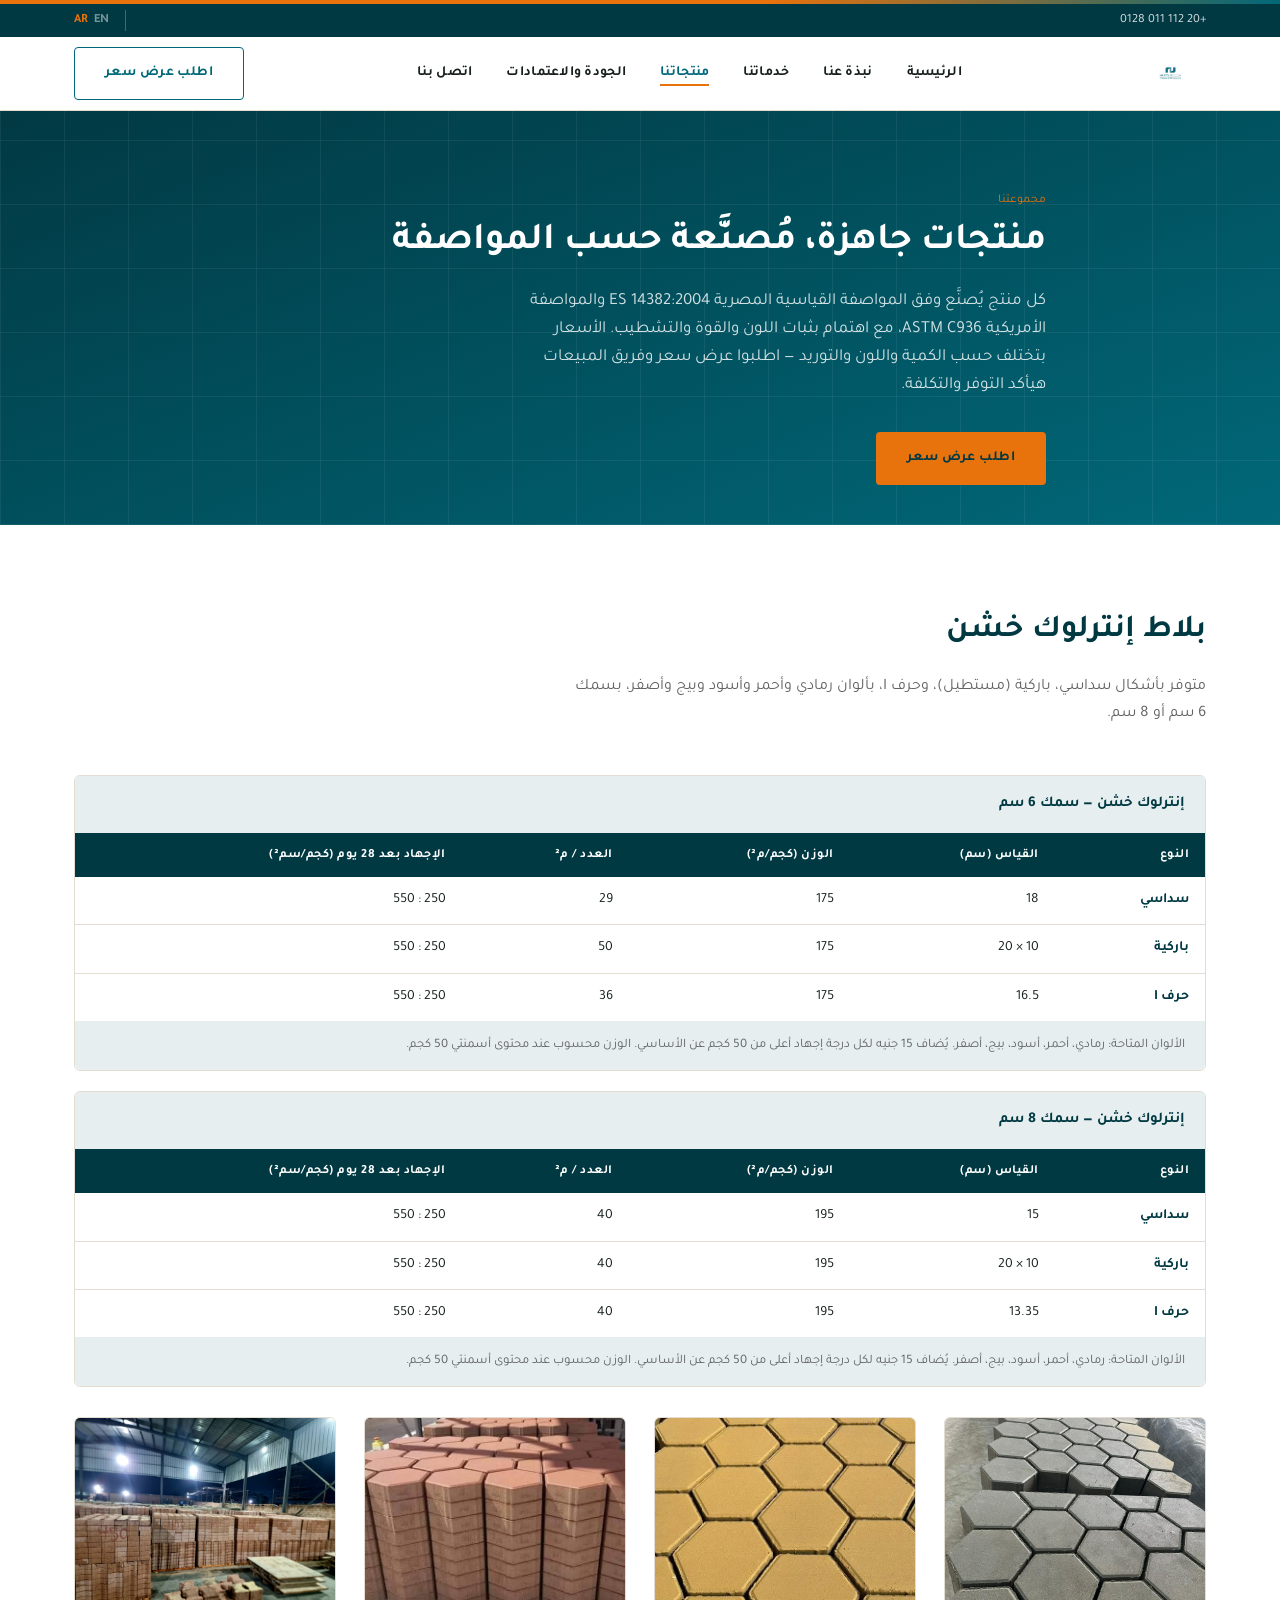
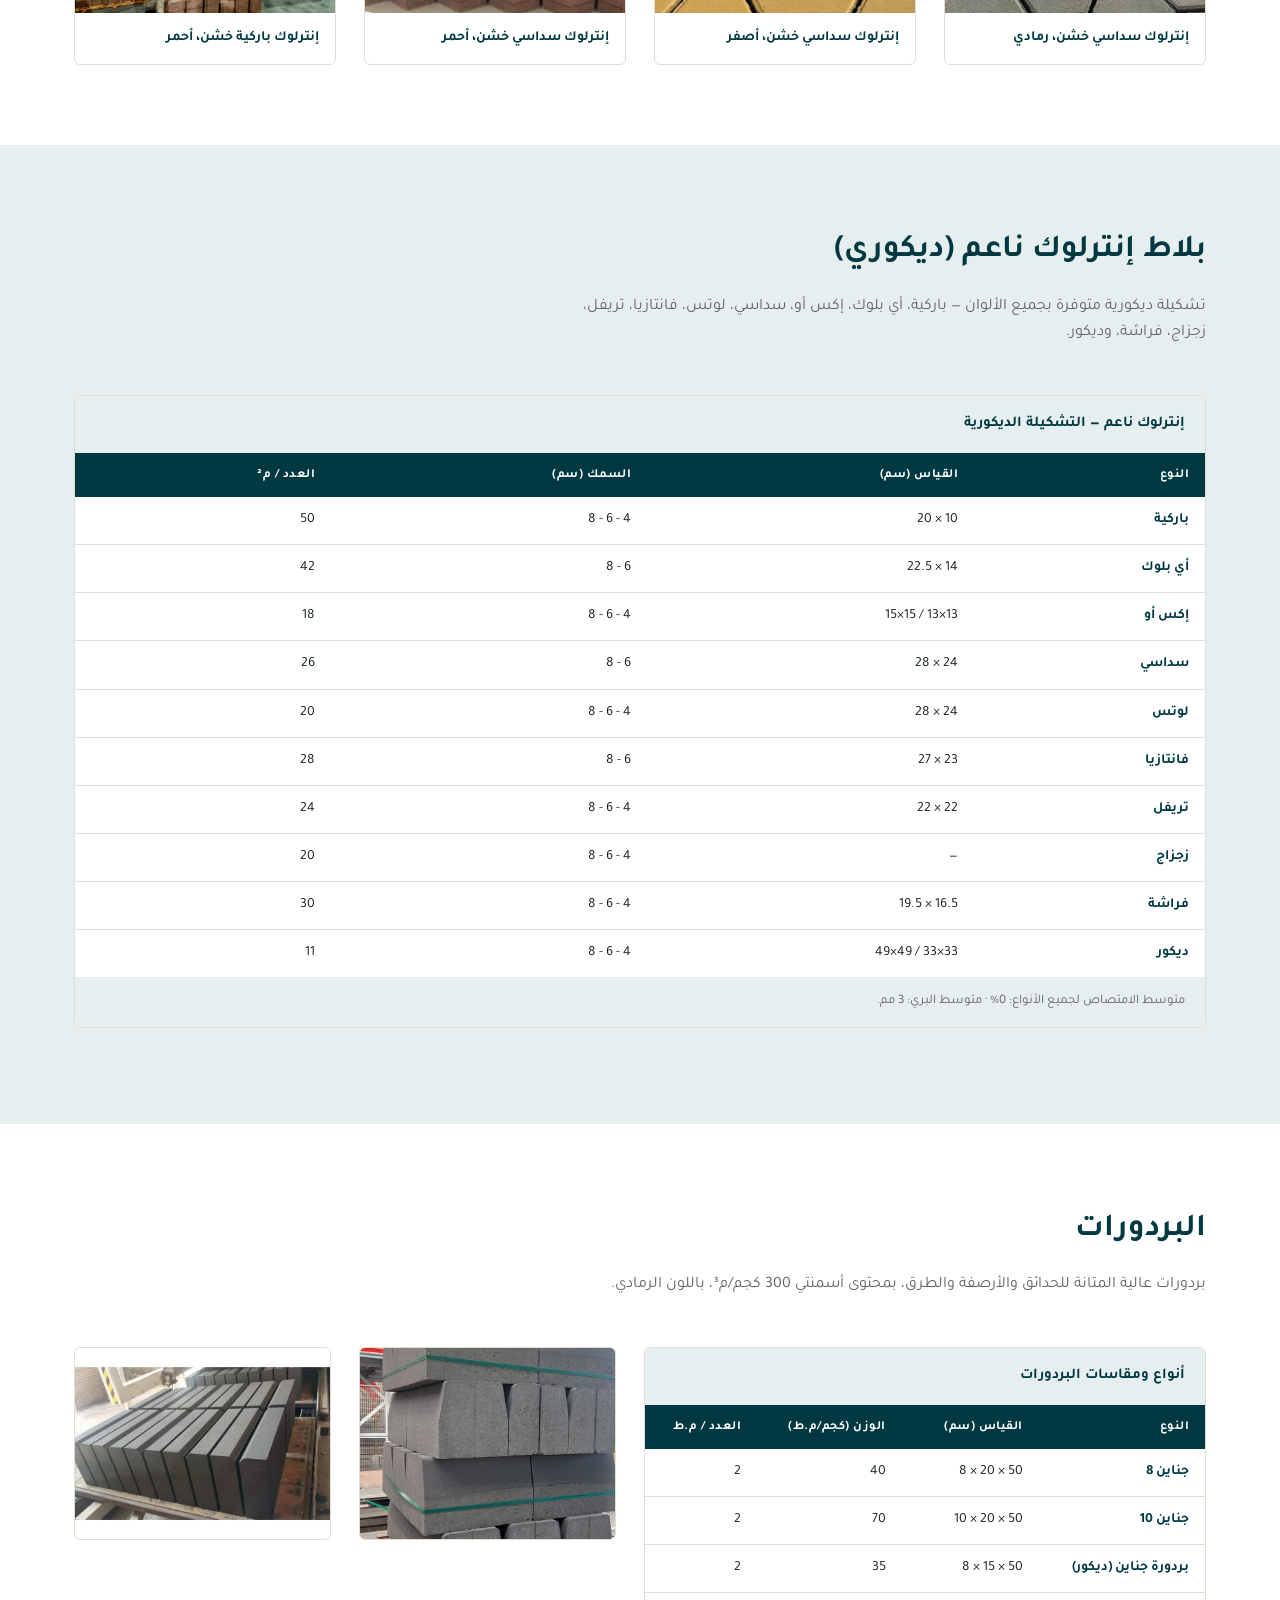
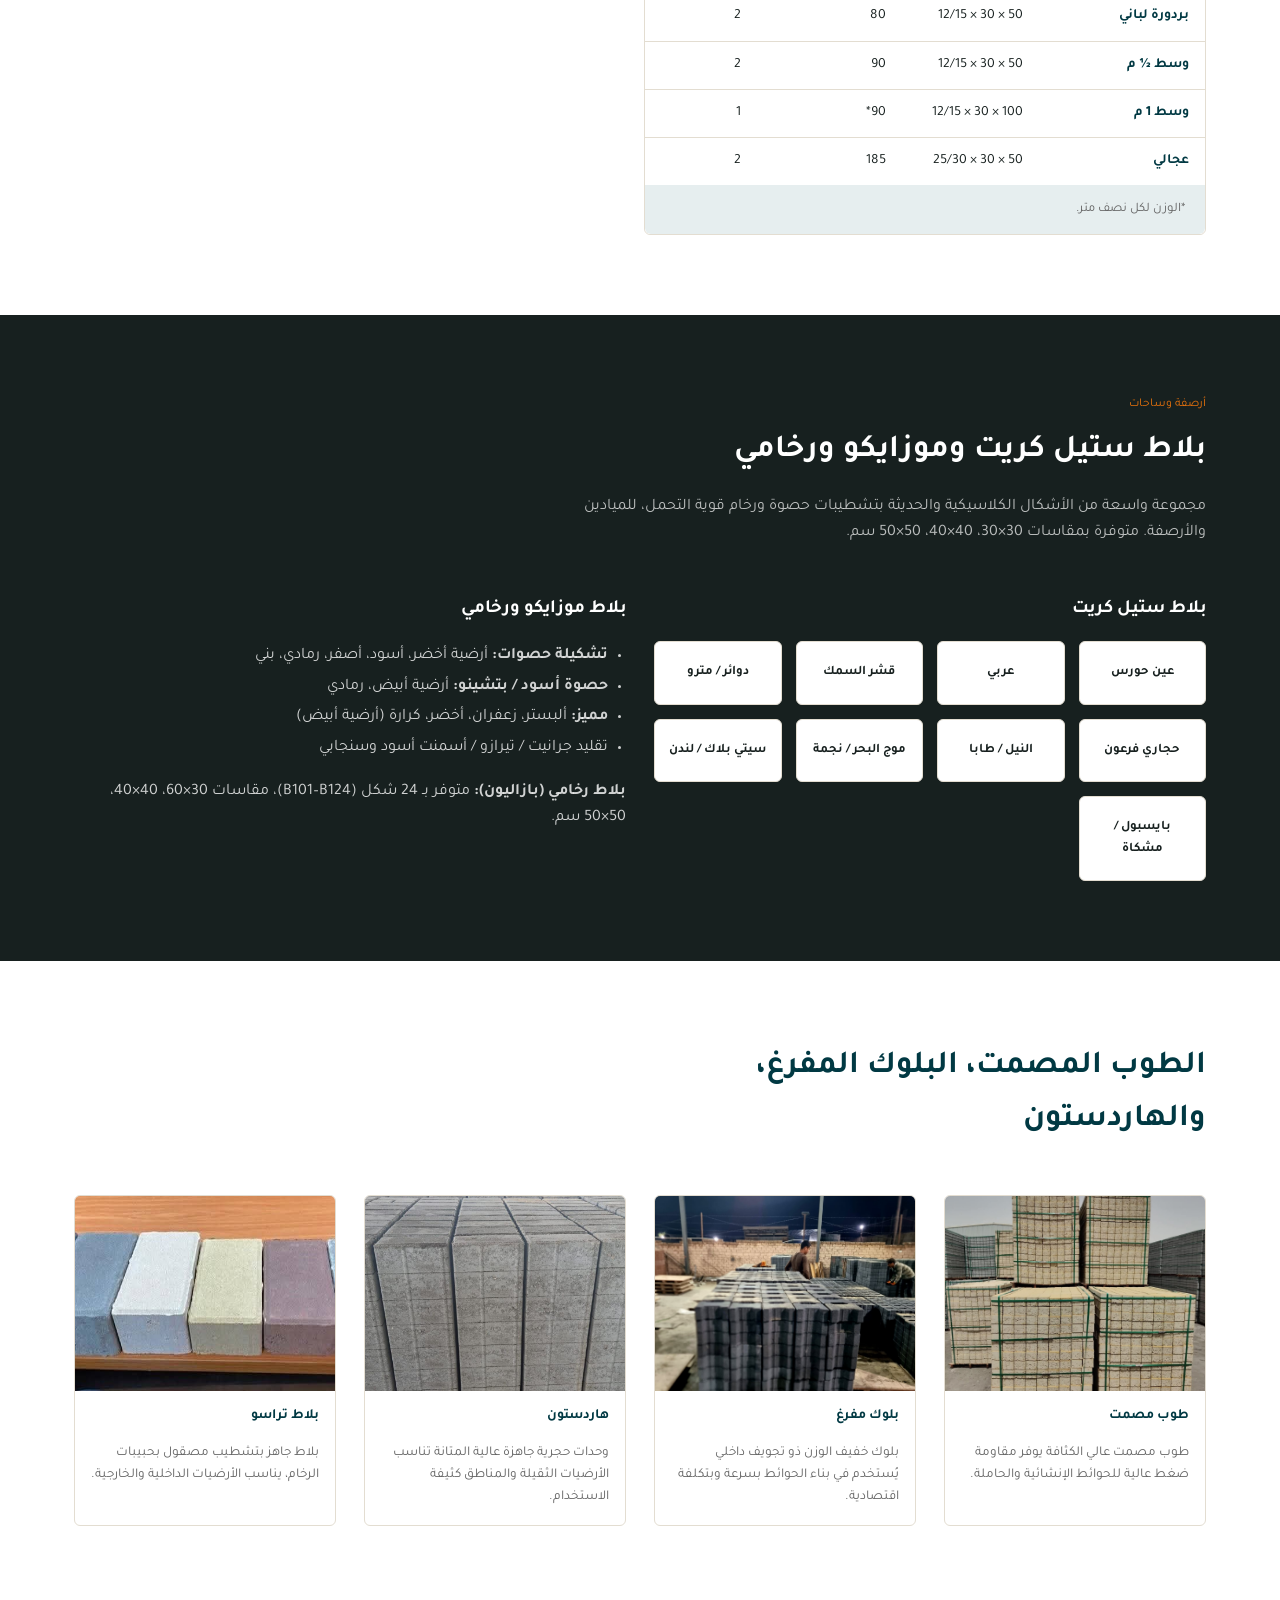
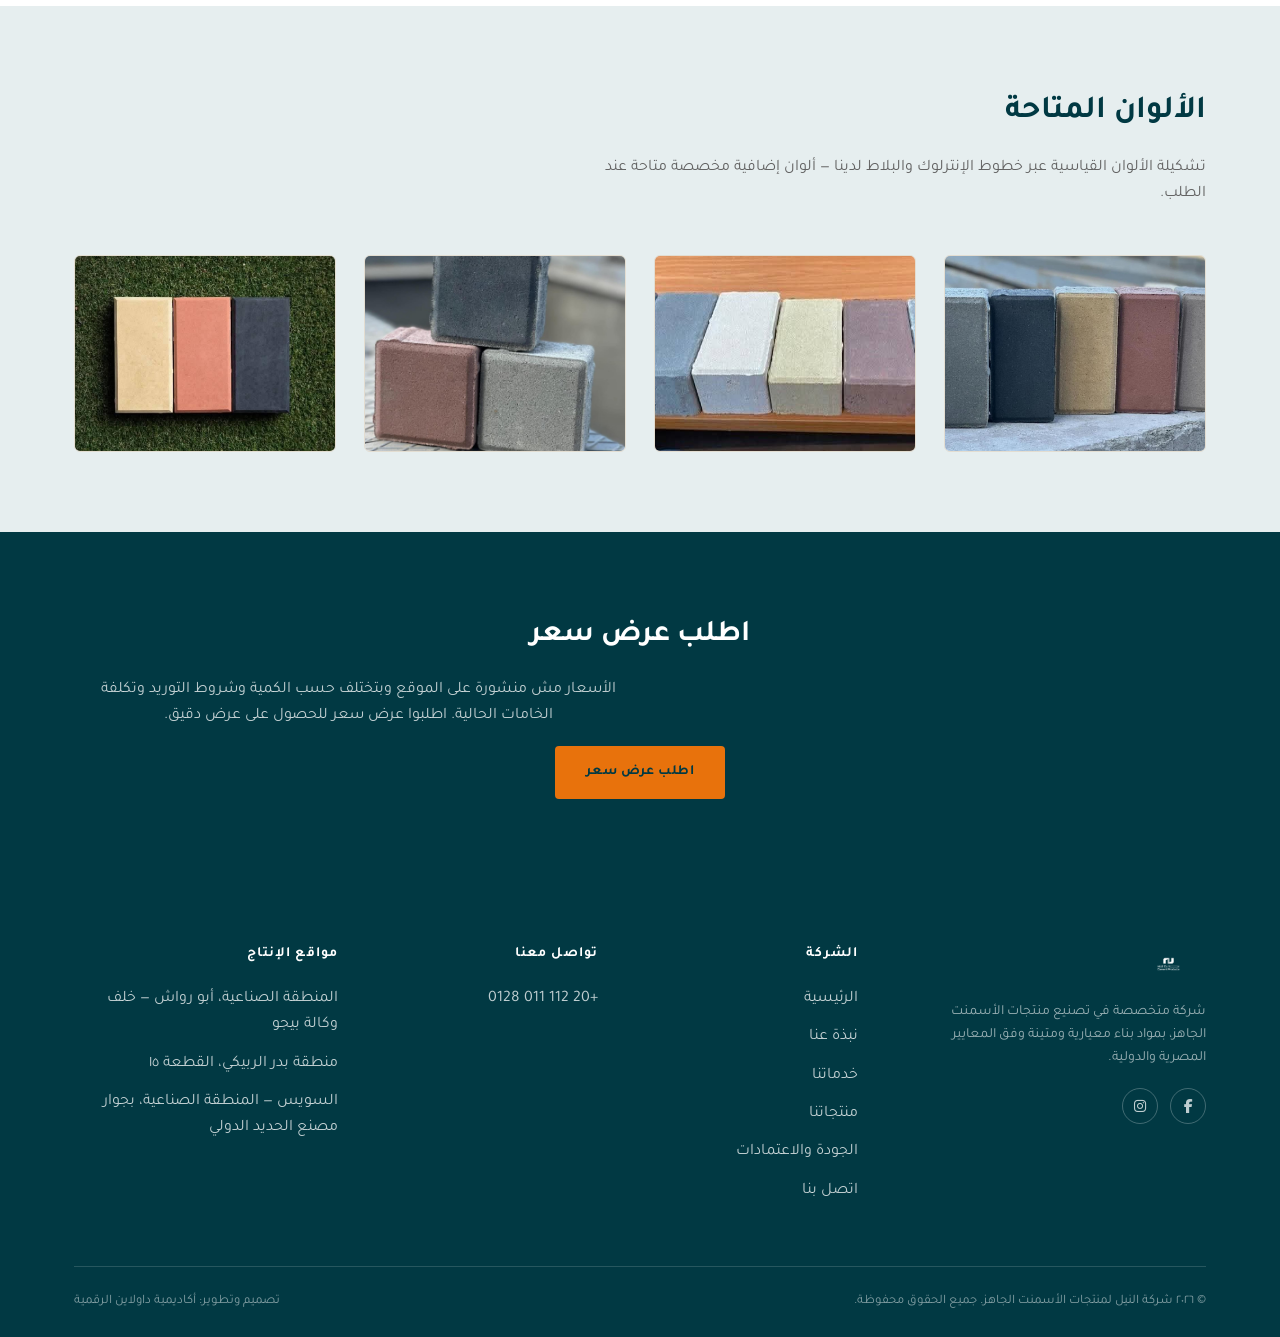
<file: products/index.html>
<!DOCTYPE html>
<html lang="ar" dir="rtl">
<head>
<meta charset="UTF-8">
<meta name="viewport" content="width=device-width, initial-scale=1.0">
<title>منتجاتنا | شركة النيل لمنتجات الأسمنت الجاهز</title>
<meta name="description" content="إنترلوك خشن وناعم، بردورات، ستيل كريت، بلاط موزايكو ورخامي، طوب مصمت، بلوك مفرغ وهاردستون — المواصفات الكاملة، بدون نشر أسعار، اطلب عرض سعر.">
<link rel="canonical" href="https://nile-cement.com/products/">
<link rel="alternate" hreflang="en" href="https://nile-cement.com/en/products/">
<link rel="alternate" hreflang="ar" href="https://nile-cement.com/products/">
<link rel="alternate" hreflang="x-default" href="https://nile-cement.com/products/">
<meta property="og:type" content="website">
<meta property="og:title" content="منتجاتنا | شركة النيل لمنتجات الأسمنت الجاهز">
<meta property="og:description" content="إنترلوك خشن وناعم، بردورات، ستيل كريت، بلاط موزايكو ورخامي، طوب مصمت، بلوك مفرغ وهاردستون — المواصفات الكاملة، بدون نشر أسعار، اطلب عرض سعر.">
<meta property="og:url" content="https://nile-cement.com/products/">
<meta property="og:locale" content="ar_EG">
<meta property="og:image" content="https://nile-cement.com/assets/img/logo.png">
<meta name="twitter:card" content="summary">
<link rel="icon" href="../assets/img/logo.png">
<link rel="preconnect" href="https://fonts.googleapis.com">
<link rel="preconnect" href="https://fonts.gstatic.com" crossorigin>
<link href="https://fonts.googleapis.com/css2?family=Poppins:wght@300;400;500;600;700&family=IBM+Plex+Mono:wght@400;500&display=swap" rel="stylesheet">
<link href="https://fonts.googleapis.com/css2?family=Tajawal:wght@400;500;700;900&display=swap" rel="stylesheet">
<link rel="stylesheet" href="https://cdnjs.cloudflare.com/ajax/libs/font-awesome/6.4.0/css/all.min.css">
<link rel="stylesheet" href="../assets/css/style.css">
</head>
<body>
  <div class="brand-strip"></div>
  <div class="topbar">
    <div class="container">
        <div class="topbar-links">
          <a href="tel:+201120110128">+20 112 011 0128</a>
        </div>
        <div class="lang-switch"><a href="/en/products/">EN</a><a href="/products/" class="active">AR</a></div>
      </div>
  </div>
  <header class="site-header">
    <div class="container nav-wrap">
      <a class="brand" href="../">
        <img src="../assets/img/logo.png" alt="Nile Company for Precast Cement Products">
      </a>
      <nav class="main-nav">
        <ul>
          <li><a href="../">الرئيسية</a></li>
          <li><a href="../about/">نبذة عنا</a></li>
          <li><a href="../services/">خدماتنا</a></li>
          <li><a class="active" href="../products/">منتجاتنا</a></li>
          <li><a href="../quality/">الجودة والاعتمادات</a></li>
          <li><a href="../contact-us/">اتصل بنا</a></li>
        </ul>
      </nav>
      <div class="nav-cta">
        <a class="btn btn-outline-dark" href="../contact-us/">اطلب عرض سعر</a>
        <button class="menu-toggle" aria-label="Menu">&#9776;</button>
      </div>
    </div>
  </header>

  <section class="hero" style="padding-block:0;">
    <div class="container hero-inner" style="grid-template-columns:1fr; padding-block:80px 40px; max-width:860px;">
      <div>
        <span class="eyebrow">مجموعتنا</span>
        <h1 style="font-size:38px;">منتجات جاهزة، مُصنَّعة حسب المواصفة</h1>
        <p class="lead" style="color:rgba(255,255,255,.82);">كل منتج يُصنَّع وفق المواصفة القياسية المصرية ES 14382:2004 والمواصفة الأمريكية ASTM C936، مع اهتمام بثبات اللون والقوة والتشطيب. الأسعار بتختلف حسب الكمية واللون والتوريد — اطلبوا عرض سعر وفريق المبيعات هيأكد التوفر والتكلفة.</p>
        <a class="btn btn-primary" href="../contact-us/">اطلب عرض سعر</a>
      </div>
    </div>
  </section>

  <section class="bg-white">
    <div class="container">
      <div class="section-head">
        <h2>بلاط إنترلوك خشن</h2>
        <p>متوفر بأشكال سداسي، باركية (مستطيل)، وحرف I، بألوان رمادي وأحمر وأسود وبيج وأصفر، بسمك 6 سم أو 8 سم.</p>
      </div>
      <div class="table-wrap" style="margin-bottom:20px;">
          <table class="spec-table">
            <caption>إنترلوك خشن — سمك 6 سم</caption>
            <thead><tr><th>النوع</th><th>القياس (سم)</th><th>الوزن (كجم/م²)</th><th>العدد / م²</th><th>الإجهاد بعد 28 يوم (كجم/سم²)</th></tr></thead>
            <tbody><tr><td class="strong">سداسي</td><td>18</td><td>175</td><td>29</td><td>250 : 550</td></tr><tr><td class="strong">باركية</td><td>10 × 20</td><td>175</td><td>50</td><td>250 : 550</td></tr><tr><td class="strong">حرف I</td><td>16.5</td><td>175</td><td>36</td><td>250 : 550</td></tr></tbody>
          </table>
          <div class="table-note">الألوان المتاحة: رمادي، أحمر، أسود، بيج، أصفر. يُضاف 15 جنيه لكل درجة إجهاد أعلى من 50 كجم عن الأساسي. الوزن محسوب عند محتوى أسمنتي 50 كجم.</div>
        </div>
      <div class="table-wrap" style="margin-bottom:20px;">
          <table class="spec-table">
            <caption>إنترلوك خشن — سمك 8 سم</caption>
            <thead><tr><th>النوع</th><th>القياس (سم)</th><th>الوزن (كجم/م²)</th><th>العدد / م²</th><th>الإجهاد بعد 28 يوم (كجم/سم²)</th></tr></thead>
            <tbody><tr><td class="strong">سداسي</td><td>15</td><td>195</td><td>40</td><td>250 : 550</td></tr><tr><td class="strong">باركية</td><td>10 × 20</td><td>195</td><td>40</td><td>250 : 550</td></tr><tr><td class="strong">حرف I</td><td>13.35</td><td>195</td><td>40</td><td>250 : 550</td></tr></tbody>
          </table>
          <div class="table-note">الألوان المتاحة: رمادي، أحمر، أسود، بيج، أصفر. يُضاف 15 جنيه لكل درجة إجهاد أعلى من 50 كجم عن الأساسي. الوزن محسوب عند محتوى أسمنتي 50 كجم.</div>
        </div>
      <div class="grid grid-4" style="margin-top:30px;">
        <div class="photo-card"><img src="../assets/img/products/hex-grey-outdoor.jpg" alt="إنترلوك سداسي خشن، رمادي"><div class="cap">إنترلوك سداسي خشن، رمادي</div></div><div class="photo-card"><img src="../assets/img/products/hex-yellow-outdoor.jpg" alt="إنترلوك سداسي خشن، أصفر"><div class="cap">إنترلوك سداسي خشن، أصفر</div></div><div class="photo-card"><img src="../assets/img/products/hex-terracotta-packed.jpg" alt="إنترلوك سداسي خشن، أحمر"><div class="cap">إنترلوك سداسي خشن، أحمر</div></div><div class="photo-card"><img src="../assets/img/products/paver-red-rough-warehouse.jpg" alt="إنترلوك باركية خشن، أحمر"><div class="cap">إنترلوك باركية خشن، أحمر</div></div>
      </div>
    </div>
  </section>

  <section class="bg-tint">
    <div class="container">
      <div class="section-head">
        <h2>بلاط إنترلوك ناعم (ديكوري)</h2>
        <p>تشكيلة ديكورية متوفرة بجميع الألوان — باركية، أي بلوك، إكس أو، سداسي، لوتس، فانتازيا، تريفل، زجزاج، فراشة، وديكور.</p>
      </div>
      <div class="table-wrap" style="margin-bottom:16px;">
          <table class="spec-table">
            <caption>إنترلوك ناعم — التشكيلة الديكورية</caption>
            <thead><tr><th>النوع</th><th>القياس (سم)</th><th>السمك (سم)</th><th>العدد / م²</th></tr></thead>
            <tbody><tr><td class="strong">باركية</td><td>10 × 20</td><td>4 - 6 - 8</td><td>50</td></tr><tr><td class="strong">أي بلوك</td><td>14 × 22.5</td><td>6 - 8</td><td>42</td></tr><tr><td class="strong">إكس أو</td><td>13×13 / 15×15</td><td>4 - 6 - 8</td><td>18</td></tr><tr><td class="strong">سداسي</td><td>24 × 28</td><td>6 - 8</td><td>26</td></tr><tr><td class="strong">لوتس</td><td>24 × 28</td><td>4 - 6 - 8</td><td>20</td></tr><tr><td class="strong">فانتازيا</td><td>23 × 27</td><td>6 - 8</td><td>28</td></tr><tr><td class="strong">تريفل</td><td>22 × 22</td><td>4 - 6 - 8</td><td>24</td></tr><tr><td class="strong">زجزاج</td><td>—</td><td>4 - 6 - 8</td><td>20</td></tr><tr><td class="strong">فراشة</td><td>16.5 × 19.5</td><td>4 - 6 - 8</td><td>30</td></tr><tr><td class="strong">ديكور</td><td>33×33 / 49×49</td><td>4 - 6 - 8</td><td>11</td></tr></tbody>
          </table>
          <div class="table-note">متوسط الامتصاص لجميع الأنواع: 0% · متوسط البري: 3 مم.</div>
        </div>
    </div>
  </section>

  <section class="bg-white">
    <div class="container">
      <div class="section-head">
        <h2>البردورات</h2>
        <p>بردورات عالية المتانة للحدائق والأرصفة والطرق، بمحتوى أسمنتي 300 كجم/م³، باللون الرمادي.</p>
      </div>
      <div class="grid grid-2" style="align-items:start;">
        <div><div class="table-wrap">
          <table class="spec-table">
            <caption>أنواع ومقاسات البردورات</caption>
            <thead><tr><th>النوع</th><th>القياس (سم)</th><th>الوزن (كجم/م.ط)</th><th>العدد / م.ط</th></tr></thead>
            <tbody><tr><td class="strong">جناين 8</td><td>50 × 20 × 8</td><td>40</td><td>2</td></tr><tr><td class="strong">جناين 10</td><td>50 × 20 × 10</td><td>70</td><td>2</td></tr><tr><td class="strong">بردورة جناين (ديكور)</td><td>50 × 15 × 8</td><td>35</td><td>2</td></tr><tr><td class="strong">بردورة لباني</td><td>50 × 30 × 12/15</td><td>80</td><td>2</td></tr><tr><td class="strong">وسط ½ م</td><td>50 × 30 × 12/15</td><td>90</td><td>2</td></tr><tr><td class="strong">وسط 1 م</td><td>100 × 30 × 12/15</td><td>90*</td><td>1</td></tr><tr><td class="strong">عجالي</td><td>50 × 30 × 25/30</td><td>185</td><td>2</td></tr></tbody>
          </table>
          <div class="table-note">*الوزن لكل نصف متر.</div>
        </div></div>
        <div class="grid grid-2">
          <div class="photo-card"><img src="../assets/img/products/curbstone-dark-stack.jpg" alt="Curbstone units"></div>
          <div class="photo-card"><img src="../assets/img/products/curbstone-edge-production.jpg" alt="Curbstone production"></div>
        </div>
      </div>
    </div>
  </section>

  <section class="bg-dark">
    <div class="container">
      <div class="section-head">
        <span class="eyebrow">أرصفة وساحات</span>
        <h2>بلاط ستيل كريت وموزايكو ورخامي</h2>
        <p>مجموعة واسعة من الأشكال الكلاسيكية والحديثة بتشطيبات حصوة ورخام قوية التحمل، للميادين والأرصفة. متوفرة بمقاسات 30×30، 40×40، 50×50 سم.</p>
      </div>
      <div class="grid grid-2">
        <div>
          <h3 style="margin-bottom:16px;">بلاط ستيل كريت</h3>
          <div class="badge-grid">
            <div class="badge" style="color:var(--charcoal); background:var(--white); border-color:var(--concrete-2);">عين حورس</div><div class="badge" style="color:var(--charcoal); background:var(--white); border-color:var(--concrete-2);">عربي</div><div class="badge" style="color:var(--charcoal); background:var(--white); border-color:var(--concrete-2);">قشر السمك</div><div class="badge" style="color:var(--charcoal); background:var(--white); border-color:var(--concrete-2);">دوائر / مترو</div><div class="badge" style="color:var(--charcoal); background:var(--white); border-color:var(--concrete-2);">حجاري فرعون</div><div class="badge" style="color:var(--charcoal); background:var(--white); border-color:var(--concrete-2);">النيل / طابا</div><div class="badge" style="color:var(--charcoal); background:var(--white); border-color:var(--concrete-2);">موج البحر / نجمة</div><div class="badge" style="color:var(--charcoal); background:var(--white); border-color:var(--concrete-2);">سيتي بلاك / لندن</div><div class="badge" style="color:var(--charcoal); background:var(--white); border-color:var(--concrete-2);">بايسبول / مشكاة</div>
          </div>
        </div>
        <div>
          <h3 style="margin-bottom:16px;">بلاط موزايكو ورخامي</h3>
          <ul style="color:rgba(255,255,255,.8); line-height:1.9; padding-inline-start:18px; list-style:disc;">
            <li><b>تشكيلة حصوات:</b> أرضية أخضر، أسود، أصفر، رمادي، بني</li><li><b>حصوة أسود / بتشينو:</b> أرضية أبيض، رمادي</li><li><b>مميز:</b> ألبستر، زعفران، أخضر، كرارة (أرضية أبيض)</li><li>تقليد جرانيت / تيرازو / أسمنت أسود وسنجابي</li>
          </ul>
          <p style="margin-top:16px; color:rgba(255,255,255,.8);"><b>بلاط رخامي (بازاليون):</b> متوفر بـ 24 شكل (B101–B124)، مقاسات 30×60، 40×40، 50×50 سم.</p>
        </div>
      </div>
    </div>
  </section>

  <section class="bg-white">
    <div class="container">
      <div class="section-head">
        <h2>الطوب المصمت، البلوك المفرغ، والهاردستون</h2>
      </div>
      <div class="grid grid-4">
        <div class="photo-card">
          <img src="../assets/img/products/bricks-cream-stack.jpg" alt="طوب مصمت">
          <div class="cap">طوب مصمت</div>
          <p style="padding:0 16px 16px; font-size:13.5px; margin:0;">طوب مصمت عالي الكثافة يوفر مقاومة ضغط عالية للحوائط الإنشائية والحاملة.</p>
        </div>
        <div class="photo-card">
          <img src="../assets/img/products/paver-charcoal-hollow-warehouse.jpg" alt="بلوك مفرغ">
          <div class="cap">بلوك مفرغ</div>
          <p style="padding:0 16px 16px; font-size:13.5px; margin:0;">بلوك خفيف الوزن ذو تجويف داخلي يُستخدم في بناء الحوائط بسرعة وبتكلفة اقتصادية.</p>
        </div>
        <div class="photo-card">
          <img src="../assets/img/products/paver-grey-tall-stack.jpg" alt="هاردستون">
          <div class="cap">هاردستون</div>
          <p style="padding:0 16px 16px; font-size:13.5px; margin:0;">وحدات حجرية جاهزة عالية المتانة تناسب الأرضيات الثقيلة والمناطق كثيفة الاستخدام.</p>
        </div>
        <div class="photo-card">
          <img src="../assets/img/products/color-samples-6-wood.jpg" alt="بلاط تراسو">
          <div class="cap">بلاط تراسو</div>
          <p style="padding:0 16px 16px; font-size:13.5px; margin:0;">بلاط جاهز بتشطيب مصقول بحبيبات الرخام، يناسب الأرضيات الداخلية والخارجية.</p>
        </div>
        
      </div>
    </div>
  </section>

  <section class="bg-tint">
    <div class="container">
      <div class="section-head">
        <h2>الألوان المتاحة</h2>
        <p>تشكيلة الألوان القياسية عبر خطوط الإنترلوك والبلاط لدينا — ألوان إضافية مخصصة متاحة عند الطلب.</p>
      </div>
      <div class="grid grid-4">
        <div class="photo-card"><img src="../assets/img/products/color-samples-5.jpg" alt="Color options"></div><div class="photo-card"><img src="../assets/img/products/color-samples-6-wood.jpg" alt="Color options"></div><div class="photo-card"><img src="../assets/img/products/color-samples-3-pyramid.jpg" alt="Color options"></div><div class="photo-card"><img src="../assets/img/products/color-samples-3-grass.jpg" alt="Color options"></div>
      </div>
    </div>
  </section>

  <section class="cta-band">
    <div class="container">
      <h2>اطلب عرض سعر</h2>
      <p>الأسعار مش منشورة على الموقع وبتختلف حسب الكمية وشروط التوريد وتكلفة الخامات الحالية. اطلبوا عرض سعر للحصول على عرض دقيق.</p>
      <a class="btn btn-primary" href="../contact-us/">اطلب عرض سعر</a>
    </div>
  </section>
  <footer class="site-footer">
    <div class="container">
      <div class="footer-grid">
        <div class="footer-brand">
          <img src="../assets/img/logo.png" alt="Nile Company for Precast Cement Products">
          <p>شركة متخصصة في تصنيع منتجات الأسمنت الجاهز، بمواد بناء معيارية ومتينة وفق المعايير المصرية والدولية.</p>
          <div class="social-row">
            <a href="https://www.facebook.com/nilecement" target="_blank" rel="noopener" aria-label="Facebook" title="Facebook"><i class="fa-brands fa-facebook-f"></i></a>
          <a href="https://www.instagram.com/nilecement/" target="_blank" rel="noopener" aria-label="Instagram" title="Instagram"><i class="fa-brands fa-instagram"></i></a>
          </div>
        </div>
        <div>
          <h4>الشركة</h4>
          <ul>
          <li><a href="../">الرئيسية</a></li>
          <li><a href="../about/">نبذة عنا</a></li>
          <li><a href="../services/">خدماتنا</a></li>
          <li><a href="../products/">منتجاتنا</a></li>
          <li><a href="../quality/">الجودة والاعتمادات</a></li>
          <li><a href="../contact-us/">اتصل بنا</a></li>
          </ul>
        </div>
        <div>
          <h4>تواصل معنا</h4>
          <ul>
            <li><a href="tel:+201120110128">+20 112 011 0128</a></li>
          </ul>
        </div>
        <div>
          <h4>مواقع الإنتاج</h4>
          <ul>
          <li>المنطقة الصناعية، أبو رواش — خلف وكالة بيجو</li>
          <li>منطقة بدر الربيكي، القطعة ١٥</li>
          <li>السويس — المنطقة الصناعية، بجوار مصنع الحديد الدولي</li>
          </ul>
        </div>
      </div>
      <div class="footer-bottom">
        <span>© ٢٠٢٦ شركة النيل لمنتجات الأسمنت الجاهز. جميع الحقوق محفوظة.</span>
        <span>تصميم وتطوير: أكاديمية داولاين الرقمية</span>
      </div>
    </div>
  </footer>
  <script src="../assets/js/main.js"></script>
</body>
</html>
</file>
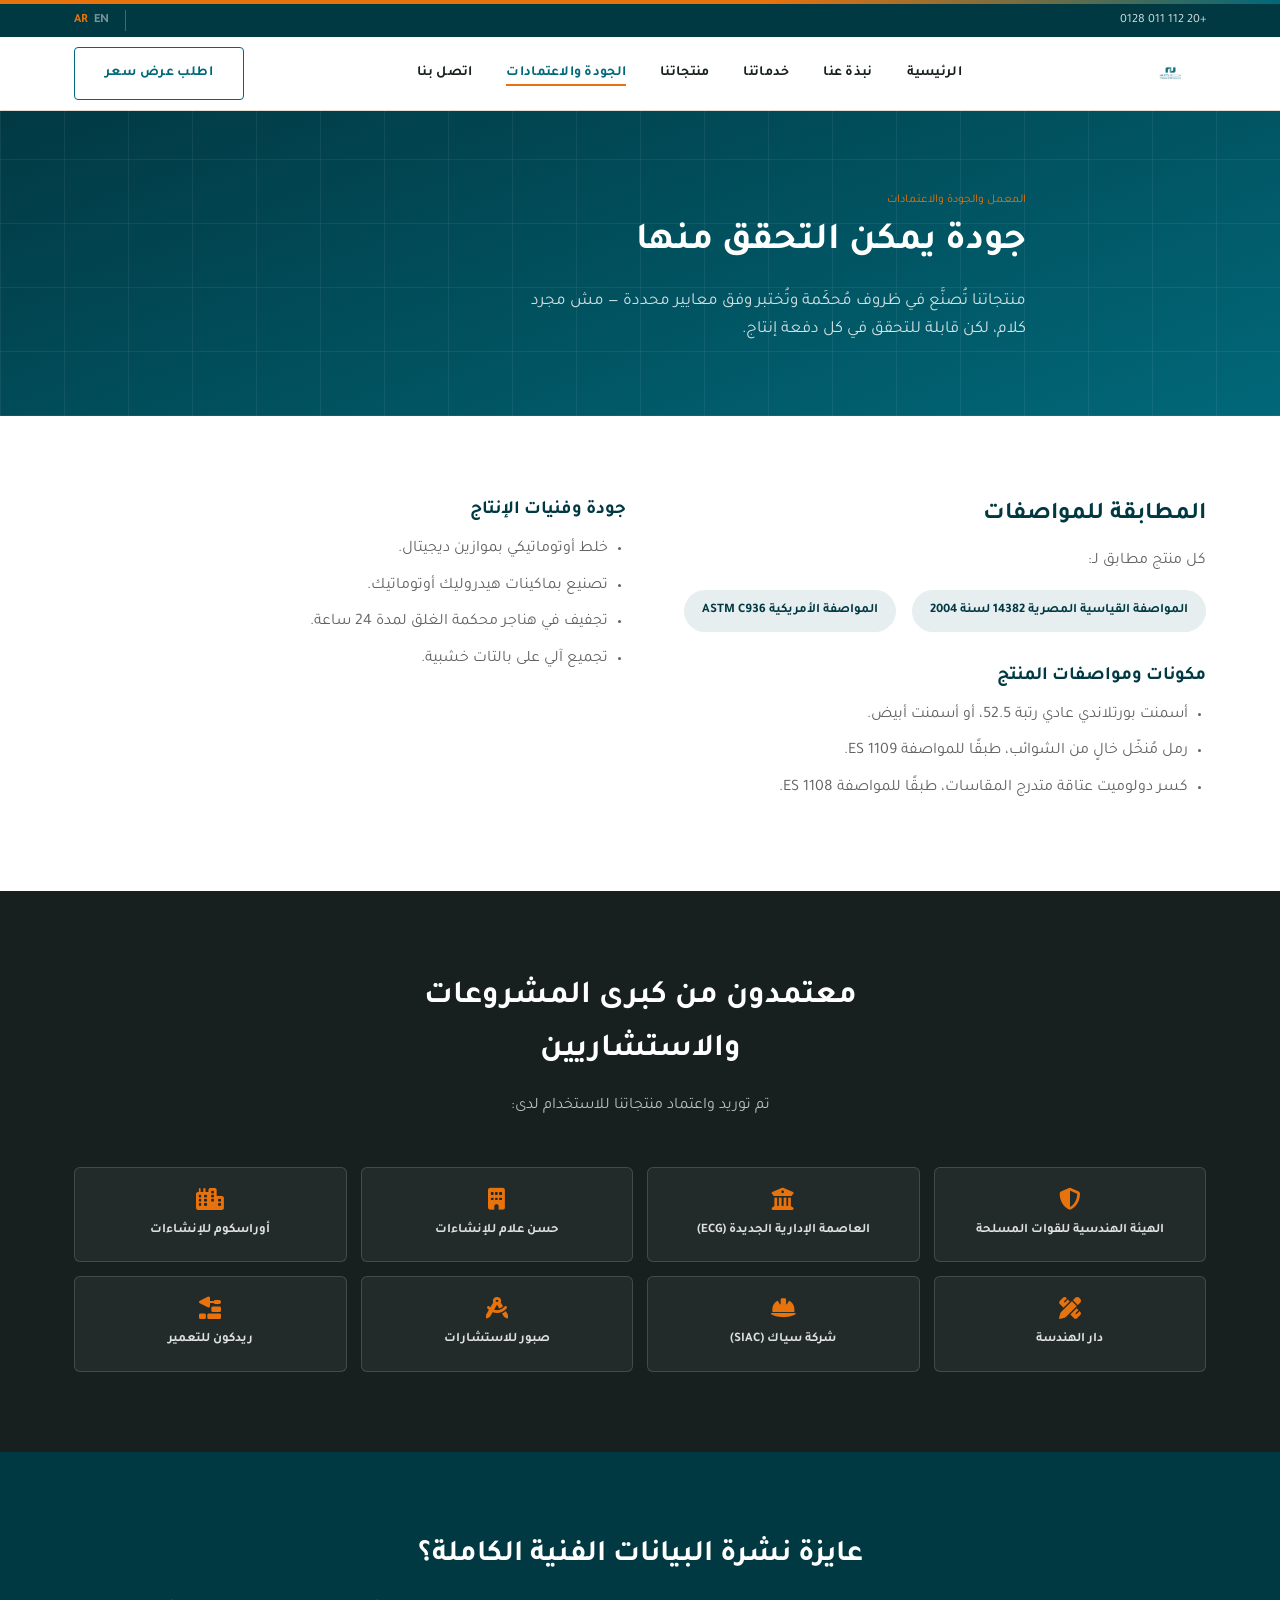
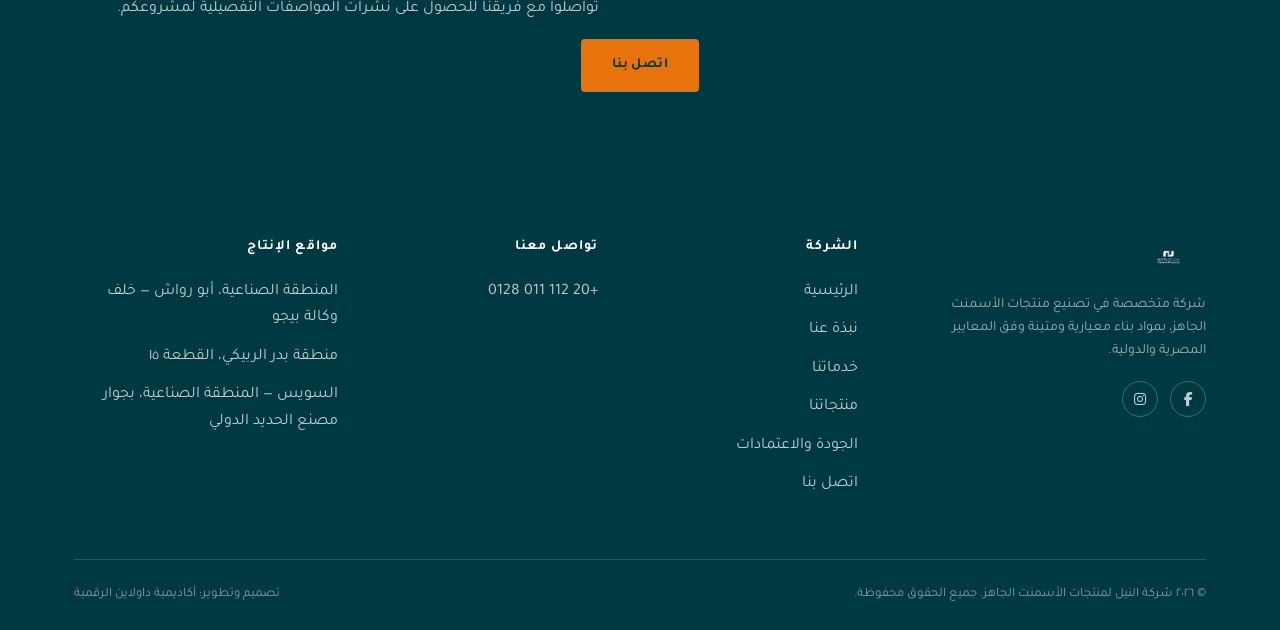
<file: quality/index.html>
<!DOCTYPE html>
<html lang="ar" dir="rtl">
<head>
<meta charset="UTF-8">
<meta name="viewport" content="width=device-width, initial-scale=1.0">
<title>الجودة والاعتمادات | شركة النيل لمنتجات الأسمنت الجاهز</title>
<meta name="description" content="منتجات شركة النيل مطابقة للمواصفة المصرية ES 14382:2004 والمواصفة الأمريكية ASTM C936، ومعتمدة من كبرى شركات المقاولات والاستشارات في مصر.">
<link rel="canonical" href="https://nile-cement.com/quality/">
<link rel="alternate" hreflang="en" href="https://nile-cement.com/en/quality/">
<link rel="alternate" hreflang="ar" href="https://nile-cement.com/quality/">
<link rel="alternate" hreflang="x-default" href="https://nile-cement.com/quality/">
<meta property="og:type" content="website">
<meta property="og:title" content="الجودة والاعتمادات | شركة النيل لمنتجات الأسمنت الجاهز">
<meta property="og:description" content="منتجات شركة النيل مطابقة للمواصفة المصرية ES 14382:2004 والمواصفة الأمريكية ASTM C936، ومعتمدة من كبرى شركات المقاولات والاستشارات في مصر.">
<meta property="og:url" content="https://nile-cement.com/quality/">
<meta property="og:locale" content="ar_EG">
<meta property="og:image" content="https://nile-cement.com/assets/img/logo.png">
<meta name="twitter:card" content="summary">
<link rel="icon" href="../assets/img/logo.png">
<link rel="preconnect" href="https://fonts.googleapis.com">
<link rel="preconnect" href="https://fonts.gstatic.com" crossorigin>
<link href="https://fonts.googleapis.com/css2?family=Poppins:wght@300;400;500;600;700&family=IBM+Plex+Mono:wght@400;500&display=swap" rel="stylesheet">
<link href="https://fonts.googleapis.com/css2?family=Tajawal:wght@400;500;700;900&display=swap" rel="stylesheet">
<link rel="stylesheet" href="https://cdnjs.cloudflare.com/ajax/libs/font-awesome/6.4.0/css/all.min.css">
<link rel="stylesheet" href="../assets/css/style.css">
</head>
<body>
  <div class="brand-strip"></div>
  <div class="topbar">
    <div class="container">
        <div class="topbar-links">
          <a href="tel:+201120110128">+20 112 011 0128</a>
        </div>
        <div class="lang-switch"><a href="/en/quality/">EN</a><a href="/quality/" class="active">AR</a></div>
      </div>
  </div>
  <header class="site-header">
    <div class="container nav-wrap">
      <a class="brand" href="../">
        <img src="../assets/img/logo.png" alt="Nile Company for Precast Cement Products">
      </a>
      <nav class="main-nav">
        <ul>
          <li><a href="../">الرئيسية</a></li>
          <li><a href="../about/">نبذة عنا</a></li>
          <li><a href="../services/">خدماتنا</a></li>
          <li><a href="../products/">منتجاتنا</a></li>
          <li><a class="active" href="../quality/">الجودة والاعتمادات</a></li>
          <li><a href="../contact-us/">اتصل بنا</a></li>
        </ul>
      </nav>
      <div class="nav-cta">
        <a class="btn btn-outline-dark" href="../contact-us/">اطلب عرض سعر</a>
        <button class="menu-toggle" aria-label="Menu">&#9776;</button>
      </div>
    </div>
  </header>

  <section class="hero" style="padding-block:0;">
    <div class="container hero-inner" style="grid-template-columns:1fr; padding-block:80px 40px; max-width:820px;">
      <div>
        <span class="eyebrow">المعمل والجودة والاعتمادات</span>
        <h1 style="font-size:38px;">جودة يمكن التحقق منها</h1>
        <p class="lead" style="color:rgba(255,255,255,.82);">منتجاتنا تُصنَّع في ظروف مُحكَمة وتُختبر وفق معايير محددة — مش مجرد كلام، لكن قابلة للتحقق في كل دفعة إنتاج.</p>
      </div>
    </div>
  </section>

  <section class="bg-white">
    <div class="container">
      <div class="grid grid-2">
        <div>
          <h2>المطابقة للمواصفات</h2>
          <p>كل منتج مطابق لـ:</p>
          <div class="standards-row" style="margin-bottom:30px;">
            <span class="standard-pill">المواصفة القياسية المصرية 14382 لسنة 2004</span><span class="standard-pill">المواصفة الأمريكية ASTM C936</span>
          </div>
          <h3>مكونات ومواصفات المنتج</h3>
          <ul style="padding-inline-start:18px; list-style:disc; color:var(--gray);">
            <li style='margin-bottom:10px;'>أسمنت بورتلاندي عادي رتبة 52.5، أو أسمنت أبيض.</li><li style='margin-bottom:10px;'>رمل مُنخّل خالٍ من الشوائب، طبقًا للمواصفة ES 1109.</li><li style='margin-bottom:10px;'>كسر دولوميت عتاقة متدرج المقاسات، طبقًا للمواصفة ES 1108.</li>
          </ul>
        </div>
        <div>
          <h3>جودة وفنيات الإنتاج</h3>
          <ul style="padding-inline-start:18px; list-style:disc; color:var(--gray);">
            <li style='margin-bottom:10px;'>خلط أوتوماتيكي بموازين ديجيتال.</li><li style='margin-bottom:10px;'>تصنيع بماكينات هيدروليك أوتوماتيك.</li><li style='margin-bottom:10px;'>تجفيف في هناجر محكمة الغلق لمدة 24 ساعة.</li><li style='margin-bottom:10px;'>تجميع آلي على بالتات خشبية.</li>
          </ul>
        </div>
      </div>
    </div>
  </section>

  <section class="bg-dark">
    <div class="container">
      <div class="section-head center">
        <h2>معتمدون من كبرى المشروعات والاستشاريين</h2>
        <p>تم توريد واعتماد منتجاتنا للاستخدام لدى:</p>
      </div>
      <div class="badge-grid">
        <div class="badge"><i class="fa-solid fa-shield-halved icon"></i>الهيئة الهندسية للقوات المسلحة</div><div class="badge"><i class="fa-solid fa-building-columns icon"></i>العاصمة الإدارية الجديدة (ECG)</div><div class="badge"><i class="fa-solid fa-building icon"></i>حسن علام للإنشاءات</div><div class="badge"><i class="fa-solid fa-city icon"></i>أوراسكوم للإنشاءات</div><div class="badge"><i class="fa-solid fa-pen-ruler icon"></i>دار الهندسة</div><div class="badge"><i class="fa-solid fa-hard-hat icon"></i>شركة سياك (SIAC)</div><div class="badge"><i class="fa-solid fa-compass-drafting icon"></i>صبور للاستشارات</div><div class="badge"><i class="fa-solid fa-trowel-bricks icon"></i>ريدكون للتعمير</div>
      </div>
    </div>
  </section>

  <section class="cta-band">
    <div class="container">
      <h2>عايزة نشرة البيانات الفنية الكاملة؟</h2>
      <p>تواصلوا مع فريقنا للحصول على نشرات المواصفات التفصيلية لمشروعكم.</p>
      <a class="btn btn-primary" href="../contact-us/">اتصل بنا</a>
    </div>
  </section>
  <footer class="site-footer">
    <div class="container">
      <div class="footer-grid">
        <div class="footer-brand">
          <img src="../assets/img/logo.png" alt="Nile Company for Precast Cement Products">
          <p>شركة متخصصة في تصنيع منتجات الأسمنت الجاهز، بمواد بناء معيارية ومتينة وفق المعايير المصرية والدولية.</p>
          <div class="social-row">
            <a href="https://www.facebook.com/nilecement" target="_blank" rel="noopener" aria-label="Facebook" title="Facebook"><i class="fa-brands fa-facebook-f"></i></a>
          <a href="https://www.instagram.com/nilecement/" target="_blank" rel="noopener" aria-label="Instagram" title="Instagram"><i class="fa-brands fa-instagram"></i></a>
          </div>
        </div>
        <div>
          <h4>الشركة</h4>
          <ul>
          <li><a href="../">الرئيسية</a></li>
          <li><a href="../about/">نبذة عنا</a></li>
          <li><a href="../services/">خدماتنا</a></li>
          <li><a href="../products/">منتجاتنا</a></li>
          <li><a href="../quality/">الجودة والاعتمادات</a></li>
          <li><a href="../contact-us/">اتصل بنا</a></li>
          </ul>
        </div>
        <div>
          <h4>تواصل معنا</h4>
          <ul>
            <li><a href="tel:+201120110128">+20 112 011 0128</a></li>
          </ul>
        </div>
        <div>
          <h4>مواقع الإنتاج</h4>
          <ul>
          <li>المنطقة الصناعية، أبو رواش — خلف وكالة بيجو</li>
          <li>منطقة بدر الربيكي، القطعة ١٥</li>
          <li>السويس — المنطقة الصناعية، بجوار مصنع الحديد الدولي</li>
          </ul>
        </div>
      </div>
      <div class="footer-bottom">
        <span>© ٢٠٢٦ شركة النيل لمنتجات الأسمنت الجاهز. جميع الحقوق محفوظة.</span>
        <span>تصميم وتطوير: أكاديمية داولاين الرقمية</span>
      </div>
    </div>
  </footer>
  <script src="../assets/js/main.js"></script>
</body>
</html>
</file>
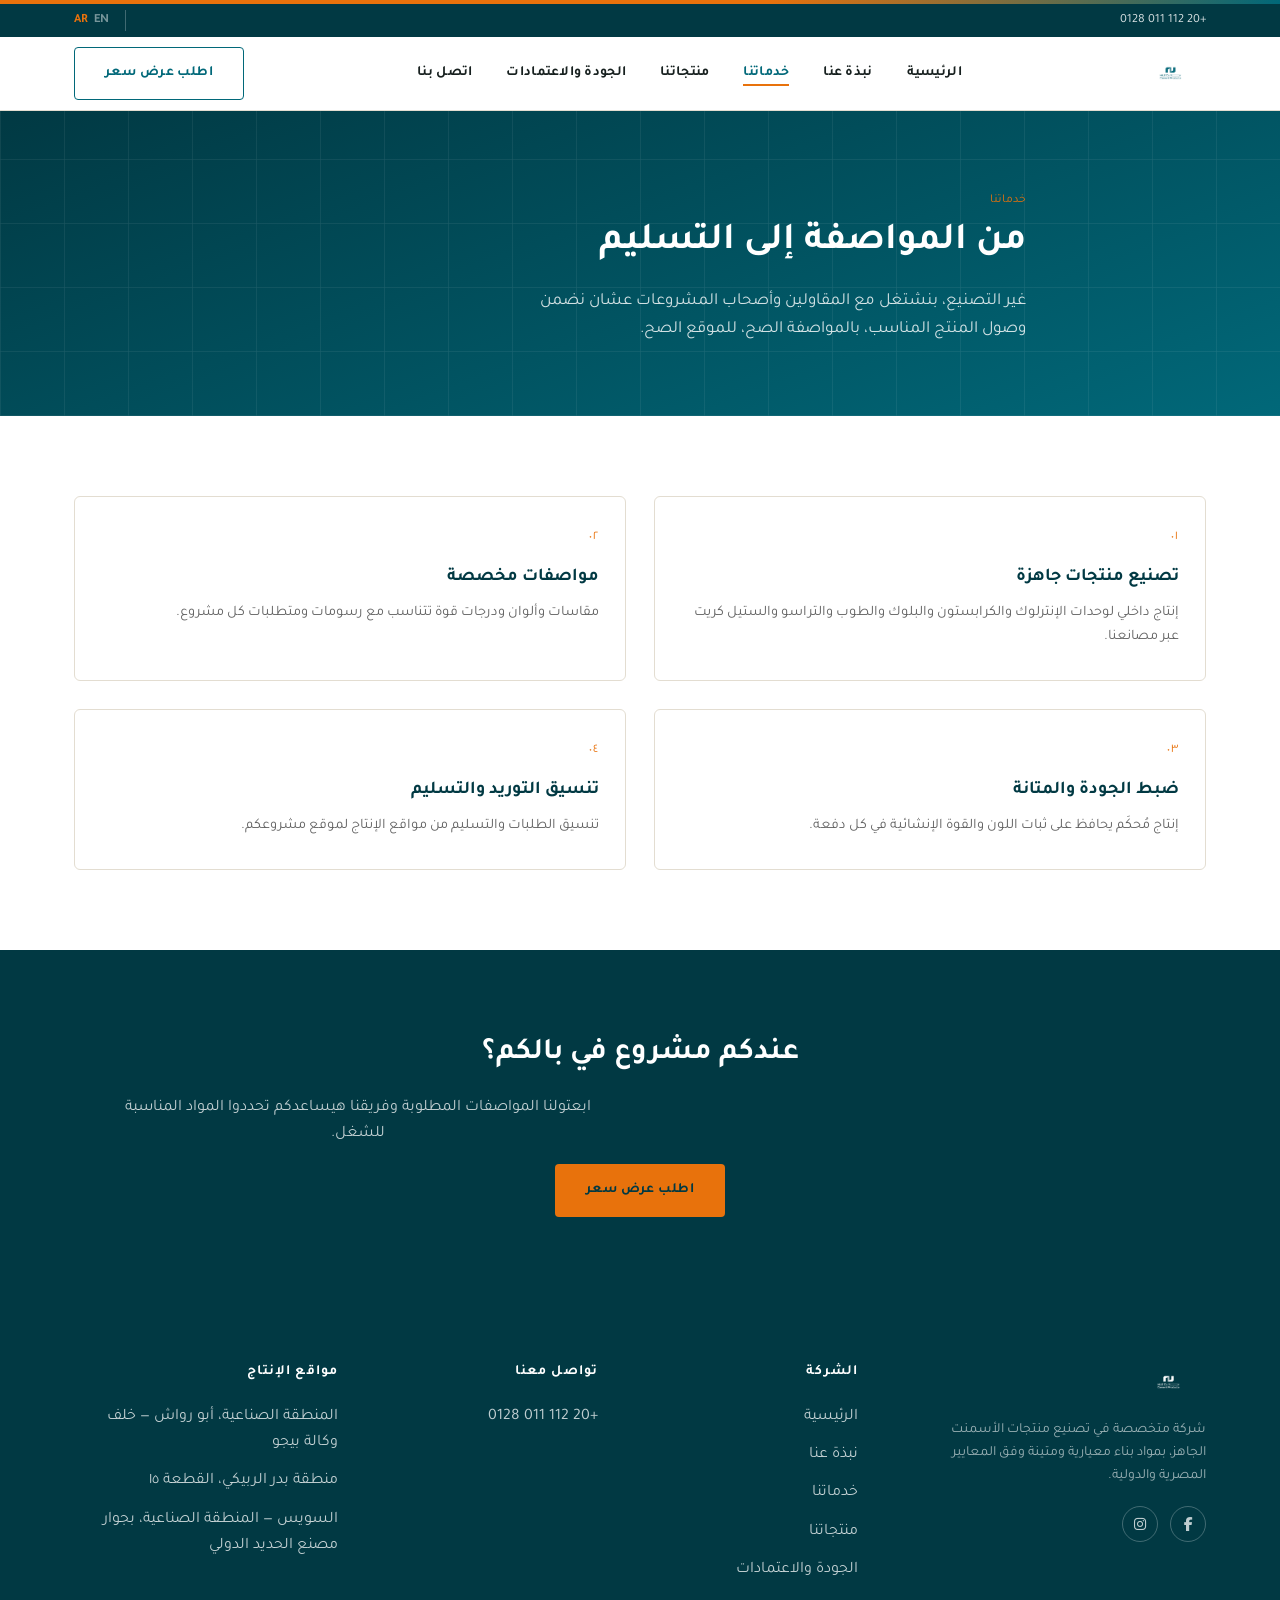
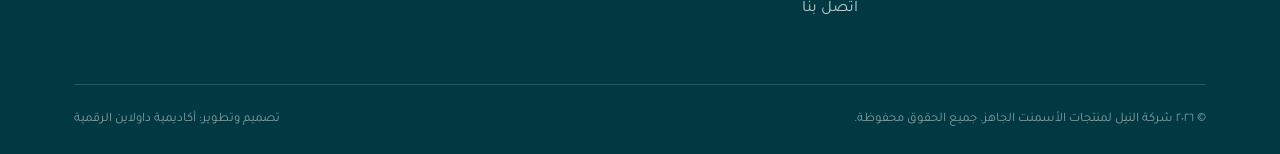
<file: services/index.html>
<!DOCTYPE html>
<html lang="ar" dir="rtl">
<head>
<meta charset="UTF-8">
<meta name="viewport" content="width=device-width, initial-scale=1.0">
<title>خدماتنا | شركة النيل لمنتجات الأسمنت الجاهز</title>
<meta name="description" content="من المواصفات المخصصة إلى ضبط الجودة وتنسيق التسليم — تعرفوا على خدمات شركة النيل لدعم مشروعكم.">
<link rel="canonical" href="https://nile-cement.com/services/">
<link rel="alternate" hreflang="en" href="https://nile-cement.com/en/services/">
<link rel="alternate" hreflang="ar" href="https://nile-cement.com/services/">
<link rel="alternate" hreflang="x-default" href="https://nile-cement.com/services/">
<meta property="og:type" content="website">
<meta property="og:title" content="خدماتنا | شركة النيل لمنتجات الأسمنت الجاهز">
<meta property="og:description" content="من المواصفات المخصصة إلى ضبط الجودة وتنسيق التسليم — تعرفوا على خدمات شركة النيل لدعم مشروعكم.">
<meta property="og:url" content="https://nile-cement.com/services/">
<meta property="og:locale" content="ar_EG">
<meta property="og:image" content="https://nile-cement.com/assets/img/logo.png">
<meta name="twitter:card" content="summary">
<link rel="icon" href="../assets/img/logo.png">
<link rel="preconnect" href="https://fonts.googleapis.com">
<link rel="preconnect" href="https://fonts.gstatic.com" crossorigin>
<link href="https://fonts.googleapis.com/css2?family=Poppins:wght@300;400;500;600;700&family=IBM+Plex+Mono:wght@400;500&display=swap" rel="stylesheet">
<link href="https://fonts.googleapis.com/css2?family=Tajawal:wght@400;500;700;900&display=swap" rel="stylesheet">
<link rel="stylesheet" href="https://cdnjs.cloudflare.com/ajax/libs/font-awesome/6.4.0/css/all.min.css">
<link rel="stylesheet" href="../assets/css/style.css">
</head>
<body>
  <div class="brand-strip"></div>
  <div class="topbar">
    <div class="container">
        <div class="topbar-links">
          <a href="tel:+201120110128">+20 112 011 0128</a>
        </div>
        <div class="lang-switch"><a href="/en/services/">EN</a><a href="/services/" class="active">AR</a></div>
      </div>
  </div>
  <header class="site-header">
    <div class="container nav-wrap">
      <a class="brand" href="../">
        <img src="../assets/img/logo.png" alt="Nile Company for Precast Cement Products">
      </a>
      <nav class="main-nav">
        <ul>
          <li><a href="../">الرئيسية</a></li>
          <li><a href="../about/">نبذة عنا</a></li>
          <li><a class="active" href="../services/">خدماتنا</a></li>
          <li><a href="../products/">منتجاتنا</a></li>
          <li><a href="../quality/">الجودة والاعتمادات</a></li>
          <li><a href="../contact-us/">اتصل بنا</a></li>
        </ul>
      </nav>
      <div class="nav-cta">
        <a class="btn btn-outline-dark" href="../contact-us/">اطلب عرض سعر</a>
        <button class="menu-toggle" aria-label="Menu">&#9776;</button>
      </div>
    </div>
  </header>

  <section class="hero" style="padding-block:0;">
    <div class="container hero-inner" style="grid-template-columns:1fr; padding-block:80px 40px; max-width:820px;">
      <div>
        <span class="eyebrow">خدماتنا</span>
        <h1 style="font-size:38px;">من المواصفة إلى التسليم</h1>
        <p class="lead" style="color:rgba(255,255,255,.82);">غير التصنيع، بنشتغل مع المقاولين وأصحاب المشروعات عشان نضمن وصول المنتج المناسب، بالمواصفة الصح، للموقع الصح.</p>
      </div>
    </div>
  </section>

  <section class="bg-white">
    <div class="container">
      <div class="grid grid-2">
        <div class="card">
          <span class="num">٠١</span>
          <h3>تصنيع منتجات جاهزة</h3>
          <p>إنتاج داخلي لوحدات الإنترلوك والكرابستون والبلوك والطوب والتراسو والستيل كريت عبر مصانعنا.</p>
        </div>
        <div class="card">
          <span class="num">٠٢</span>
          <h3>مواصفات مخصصة</h3>
          <p>مقاسات وألوان ودرجات قوة تتناسب مع رسومات ومتطلبات كل مشروع.</p>
        </div>
        <div class="card">
          <span class="num">٠٣</span>
          <h3>ضبط الجودة والمتانة</h3>
          <p>إنتاج مُحكَم يحافظ على ثبات اللون والقوة الإنشائية في كل دفعة.</p>
        </div>
        <div class="card">
          <span class="num">٠٤</span>
          <h3>تنسيق التوريد والتسليم</h3>
          <p>تنسيق الطلبات والتسليم من مواقع الإنتاج لموقع مشروعكم.</p>
        </div>
        
      </div>
    </div>
  </section>

  <section class="cta-band">
    <div class="container">
      <h2>عندكم مشروع في بالكم؟</h2>
      <p>ابعتولنا المواصفات المطلوبة وفريقنا هيساعدكم تحددوا المواد المناسبة للشغل.</p>
      <a class="btn btn-primary" href="../contact-us/">اطلب عرض سعر</a>
    </div>
  </section>
  <footer class="site-footer">
    <div class="container">
      <div class="footer-grid">
        <div class="footer-brand">
          <img src="../assets/img/logo.png" alt="Nile Company for Precast Cement Products">
          <p>شركة متخصصة في تصنيع منتجات الأسمنت الجاهز، بمواد بناء معيارية ومتينة وفق المعايير المصرية والدولية.</p>
          <div class="social-row">
            <a href="https://www.facebook.com/nilecement" target="_blank" rel="noopener" aria-label="Facebook" title="Facebook"><i class="fa-brands fa-facebook-f"></i></a>
          <a href="https://www.instagram.com/nilecement/" target="_blank" rel="noopener" aria-label="Instagram" title="Instagram"><i class="fa-brands fa-instagram"></i></a>
          </div>
        </div>
        <div>
          <h4>الشركة</h4>
          <ul>
          <li><a href="../">الرئيسية</a></li>
          <li><a href="../about/">نبذة عنا</a></li>
          <li><a href="../services/">خدماتنا</a></li>
          <li><a href="../products/">منتجاتنا</a></li>
          <li><a href="../quality/">الجودة والاعتمادات</a></li>
          <li><a href="../contact-us/">اتصل بنا</a></li>
          </ul>
        </div>
        <div>
          <h4>تواصل معنا</h4>
          <ul>
            <li><a href="tel:+201120110128">+20 112 011 0128</a></li>
          </ul>
        </div>
        <div>
          <h4>مواقع الإنتاج</h4>
          <ul>
          <li>المنطقة الصناعية، أبو رواش — خلف وكالة بيجو</li>
          <li>منطقة بدر الربيكي، القطعة ١٥</li>
          <li>السويس — المنطقة الصناعية، بجوار مصنع الحديد الدولي</li>
          </ul>
        </div>
      </div>
      <div class="footer-bottom">
        <span>© ٢٠٢٦ شركة النيل لمنتجات الأسمنت الجاهز. جميع الحقوق محفوظة.</span>
        <span>تصميم وتطوير: أكاديمية داولاين الرقمية</span>
      </div>
    </div>
  </footer>
  <script src="../assets/js/main.js"></script>
</body>
</html>
</file>
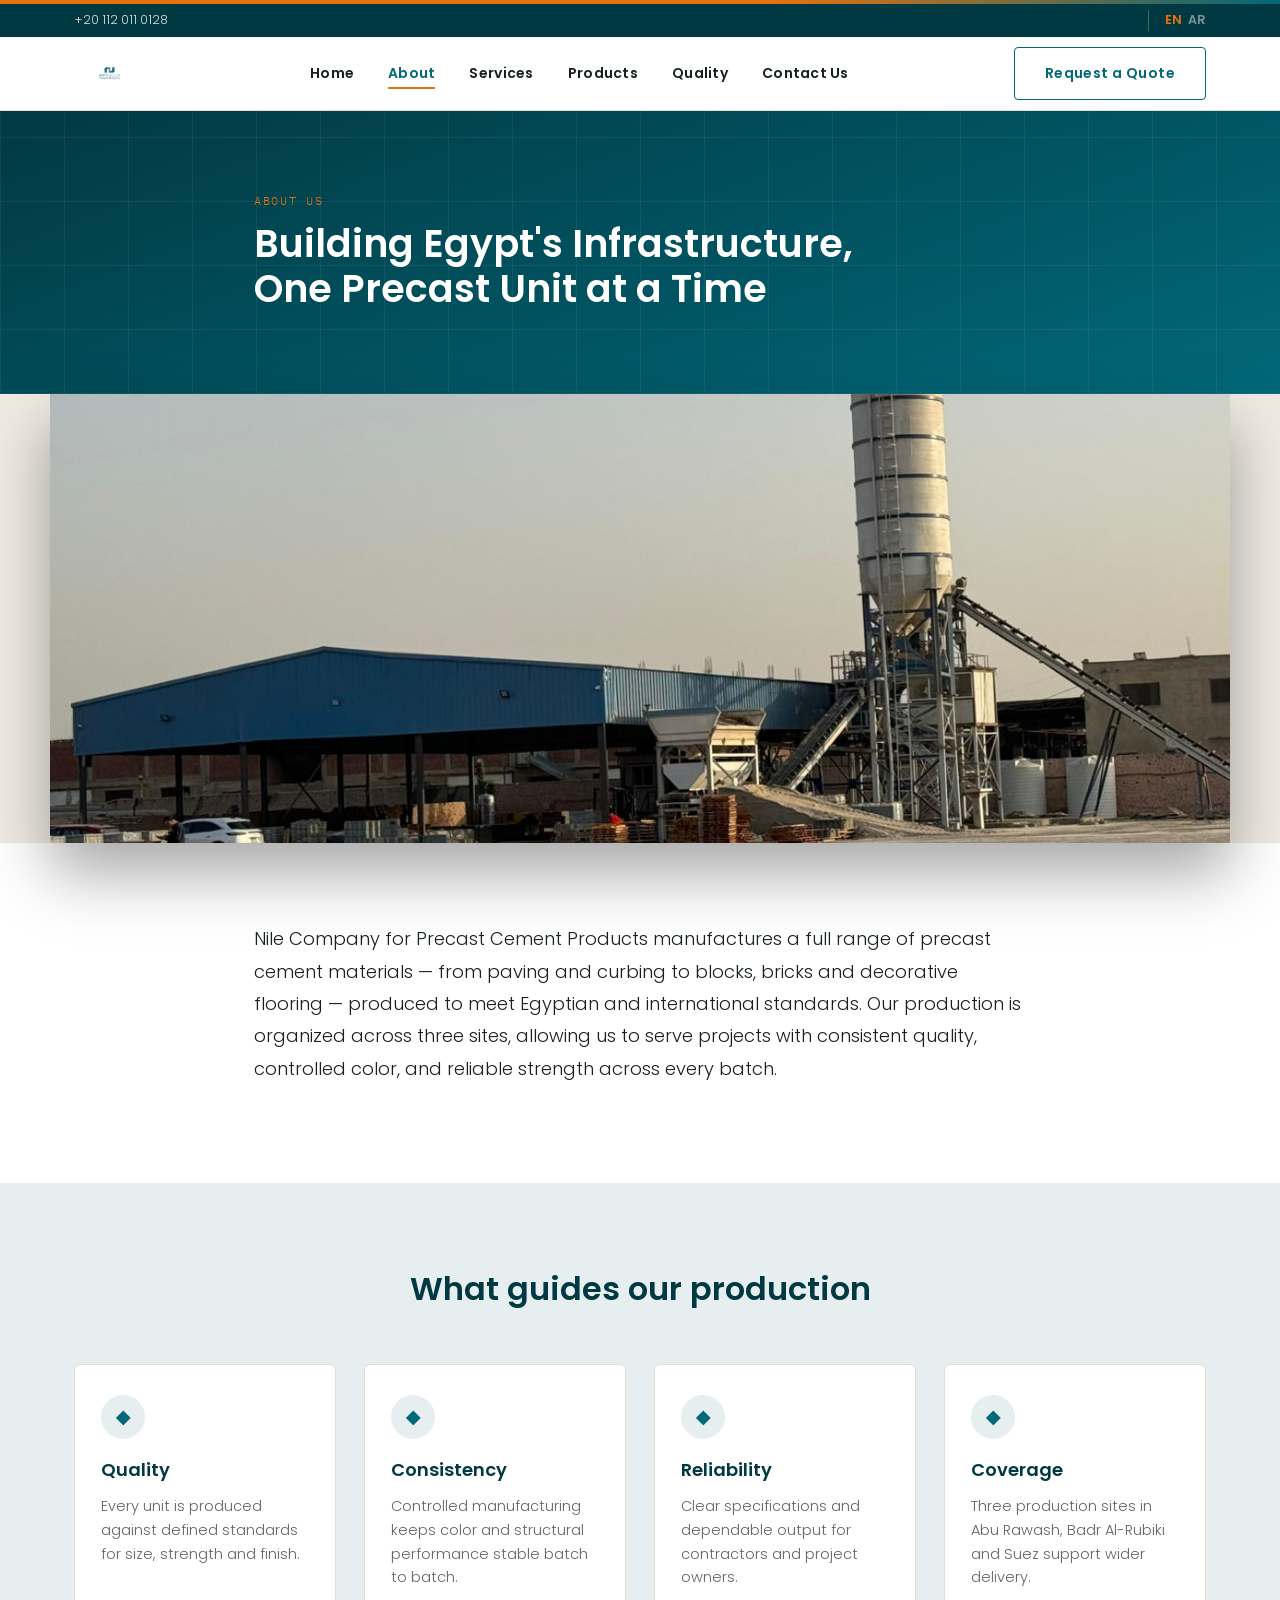
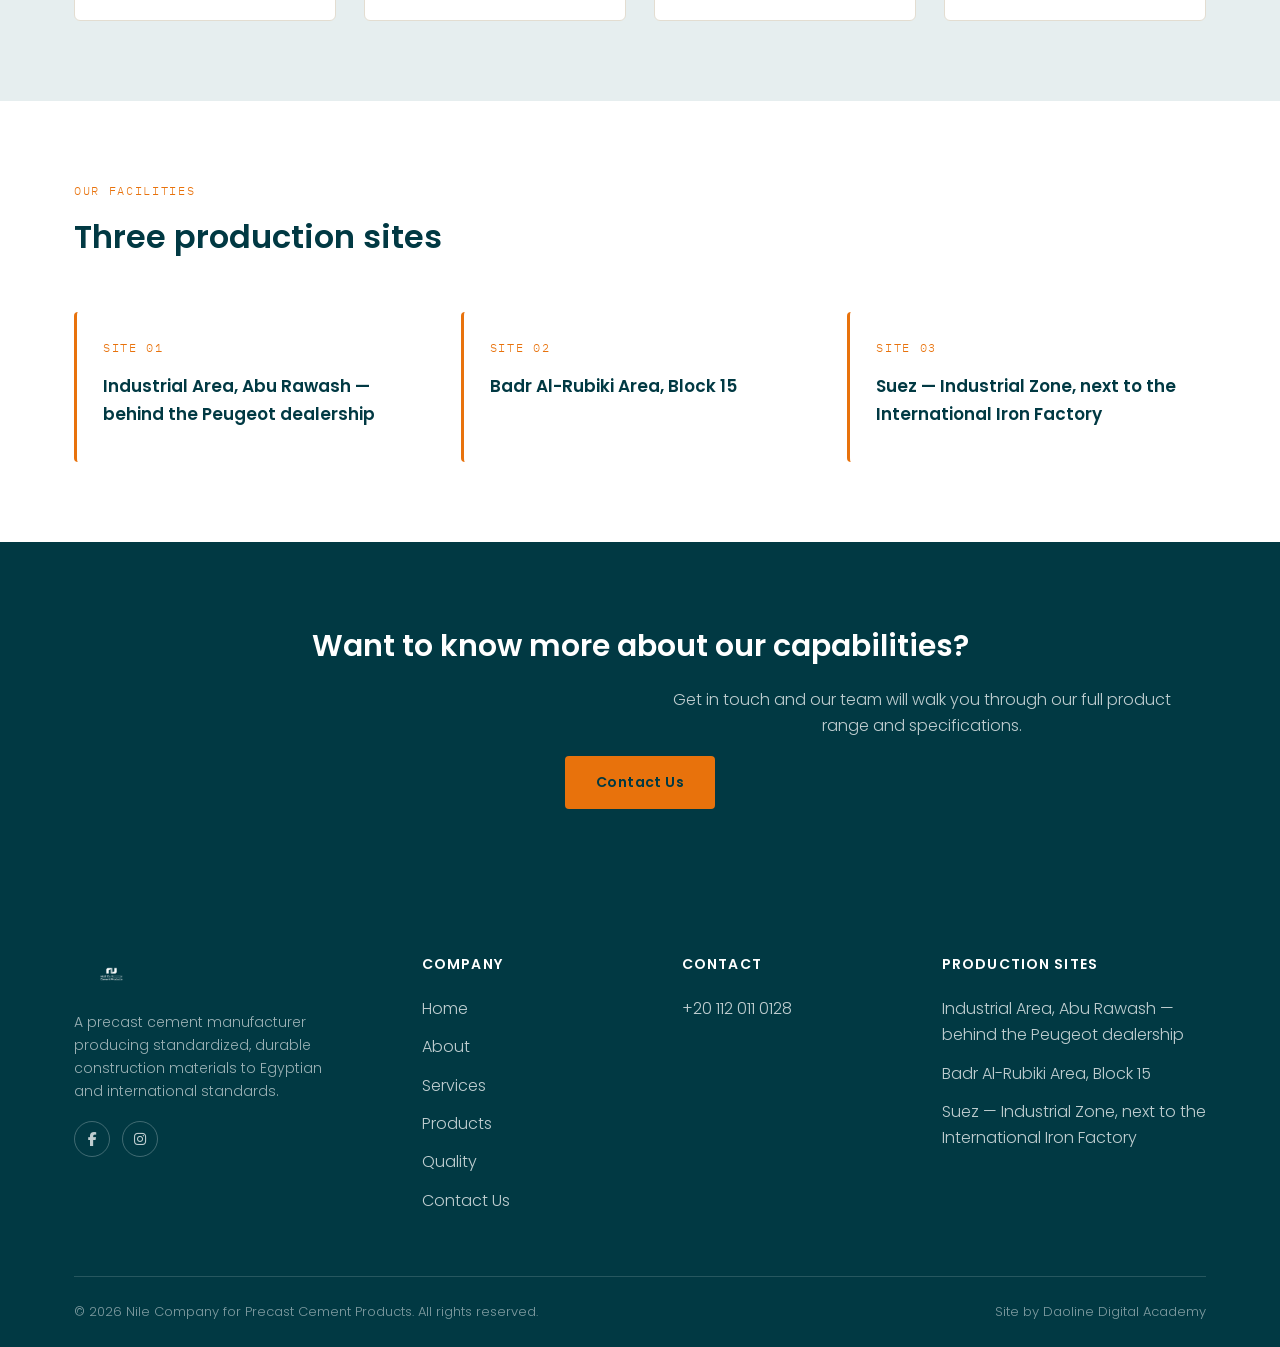
<file: en/about/index.html>
<!DOCTYPE html>
<html lang="en" dir="ltr">
<head>
<meta charset="UTF-8">
<meta name="viewport" content="width=device-width, initial-scale=1.0">
<title>About Us | Nile Company for Precast Cement Products</title>
<meta name="description" content="Nile Company is a precast cement manufacturer producing standardized construction materials to Egyptian and international standards across multiple production sites.">
<link rel="canonical" href="https://nile-cement.com/en/about/">
<link rel="alternate" hreflang="en" href="https://nile-cement.com/en/about/">
<link rel="alternate" hreflang="ar" href="https://nile-cement.com/about/">
<link rel="alternate" hreflang="x-default" href="https://nile-cement.com/about/">
<meta property="og:type" content="website">
<meta property="og:title" content="About Us | Nile Company for Precast Cement Products">
<meta property="og:description" content="Nile Company is a precast cement manufacturer producing standardized construction materials to Egyptian and international standards across multiple production sites.">
<meta property="og:url" content="https://nile-cement.com/en/about/">
<meta property="og:locale" content="en_US">
<meta property="og:image" content="https://nile-cement.com/assets/img/logo.png">
<meta name="twitter:card" content="summary">
<link rel="icon" href="../../assets/img/logo.png">
<link rel="preconnect" href="https://fonts.googleapis.com">
<link rel="preconnect" href="https://fonts.gstatic.com" crossorigin>
<link href="https://fonts.googleapis.com/css2?family=Poppins:wght@300;400;500;600;700&family=IBM+Plex+Mono:wght@400;500&display=swap" rel="stylesheet">
<link href="https://fonts.googleapis.com/css2?family=Tajawal:wght@400;500;700;900&display=swap" rel="stylesheet">
<link rel="stylesheet" href="https://cdnjs.cloudflare.com/ajax/libs/font-awesome/6.4.0/css/all.min.css">
<link rel="stylesheet" href="../../assets/css/style.css">
</head>
<body>
  <div class="brand-strip"></div>
  <div class="topbar">
    <div class="container">
        <div class="topbar-links">
          <a href="tel:+201120110128">+20 112 011 0128</a>
        </div>
        <div class="lang-switch"><a href="/en/about/" class="active">EN</a><a href="/about/">AR</a></div>
      </div>
  </div>
  <header class="site-header">
    <div class="container nav-wrap">
      <a class="brand" href="../">
        <img src="../../assets/img/logo.png" alt="Nile Company for Precast Cement Products">
      </a>
      <nav class="main-nav">
        <ul>
          <li><a href="../">Home</a></li>
          <li><a class="active" href="../about/">About</a></li>
          <li><a href="../services/">Services</a></li>
          <li><a href="../products/">Products</a></li>
          <li><a href="../quality/">Quality</a></li>
          <li><a href="../contact-us/">Contact Us</a></li>
        </ul>
      </nav>
      <div class="nav-cta">
        <a class="btn btn-outline-dark" href="../contact-us/">Request a Quote</a>
        <button class="menu-toggle" aria-label="Menu">&#9776;</button>
      </div>
    </div>
  </header>

  <section class="hero" style="padding-block:0;">
    <div class="container hero-inner" style="grid-template-columns:1fr; padding-block:80px 60px; max-width:820px;">
      <div>
        <span class="eyebrow">About Us</span>
        <h1 style="font-size:38px;">Building Egypt's Infrastructure,
One Precast Unit at a Time</h1>
      </div>
    </div>
  </section>

  <div class="hero-figure" style="border-radius:0; max-width:var(--container); margin-inline:auto; aspect-ratio:21/8;">
    <img src="../../assets/img/factory/factory-exterior.jpg" alt="Nile Company factory" style="width:100%; height:100%; object-fit:cover;">
  </div>

  <section class="bg-white">
    <div class="container" style="max-width:820px;">
      <p style="font-size:18px; color:var(--charcoal); line-height:1.8;">Nile Company for Precast Cement Products manufactures a full range of precast cement materials — from paving and curbing to blocks, bricks and decorative flooring — produced to meet Egyptian and international standards. Our production is organized across three sites, allowing us to serve projects with consistent quality, controlled color, and reliable strength across every batch.</p>
    </div>
  </section>

  <section class="bg-tint">
    <div class="container">
      <div class="section-head center">
        <h2>What guides our production</h2>
      </div>
      <div class="grid grid-4">
        <div class="card">
          <div class="icon-badge">◆</div>
          <h3>Quality</h3>
          <p>Every unit is produced against defined standards for size, strength and finish.</p>
        </div>
        <div class="card">
          <div class="icon-badge">◆</div>
          <h3>Consistency</h3>
          <p>Controlled manufacturing keeps color and structural performance stable batch to batch.</p>
        </div>
        <div class="card">
          <div class="icon-badge">◆</div>
          <h3>Reliability</h3>
          <p>Clear specifications and dependable output for contractors and project owners.</p>
        </div>
        <div class="card">
          <div class="icon-badge">◆</div>
          <h3>Coverage</h3>
          <p>Three production sites in Abu Rawash, Badr Al-Rubiki and Suez support wider delivery.</p>
        </div>
        
      </div>
    </div>
  </section>

  <section class="bg-white">
    <div class="container">
      <div class="section-head">
        <span class="eyebrow">Our Facilities</span>
        <h2>Three production sites</h2>
      </div>
      <div class="grid grid-3">
        <div class="site-card">
          <span class="eyebrow">Site 01</span>
          <h3>Industrial Area, Abu Rawash — behind the Peugeot dealership</h3>
        </div>
        <div class="site-card">
          <span class="eyebrow">Site 02</span>
          <h3>Badr Al-Rubiki Area, Block 15</h3>
        </div>
        <div class="site-card">
          <span class="eyebrow">Site 03</span>
          <h3>Suez — Industrial Zone, next to the International Iron Factory</h3>
        </div>
        
      </div>
    </div>
  </section>

  <section class="cta-band">
    <div class="container">
      <h2>Want to know more about our capabilities?</h2>
      <p>Get in touch and our team will walk you through our full product range and specifications.</p>
      <a class="btn btn-primary" href="../contact-us/">Contact Us</a>
    </div>
  </section>
  <footer class="site-footer">
    <div class="container">
      <div class="footer-grid">
        <div class="footer-brand">
          <img src="../../assets/img/logo.png" alt="Nile Company for Precast Cement Products">
          <p>A precast cement manufacturer producing standardized, durable construction materials to Egyptian and international standards.</p>
          <div class="social-row">
            <a href="https://www.facebook.com/nilecement" target="_blank" rel="noopener" aria-label="Facebook" title="Facebook"><i class="fa-brands fa-facebook-f"></i></a>
          <a href="https://www.instagram.com/nilecement/" target="_blank" rel="noopener" aria-label="Instagram" title="Instagram"><i class="fa-brands fa-instagram"></i></a>
          </div>
        </div>
        <div>
          <h4>Company</h4>
          <ul>
          <li><a href="../">Home</a></li>
          <li><a href="../about/">About</a></li>
          <li><a href="../services/">Services</a></li>
          <li><a href="../products/">Products</a></li>
          <li><a href="../quality/">Quality</a></li>
          <li><a href="../contact-us/">Contact Us</a></li>
          </ul>
        </div>
        <div>
          <h4>Contact</h4>
          <ul>
            <li><a href="tel:+201120110128">+20 112 011 0128</a></li>
          </ul>
        </div>
        <div>
          <h4>Production Sites</h4>
          <ul>
          <li>Industrial Area, Abu Rawash — behind the Peugeot dealership</li>
          <li>Badr Al-Rubiki Area, Block 15</li>
          <li>Suez — Industrial Zone, next to the International Iron Factory</li>
          </ul>
        </div>
      </div>
      <div class="footer-bottom">
        <span>© 2026 Nile Company for Precast Cement Products. All rights reserved.</span>
        <span>Site by Daoline Digital Academy</span>
      </div>
    </div>
  </footer>
  <script src="../../assets/js/main.js"></script>
</body>
</html>
</file>
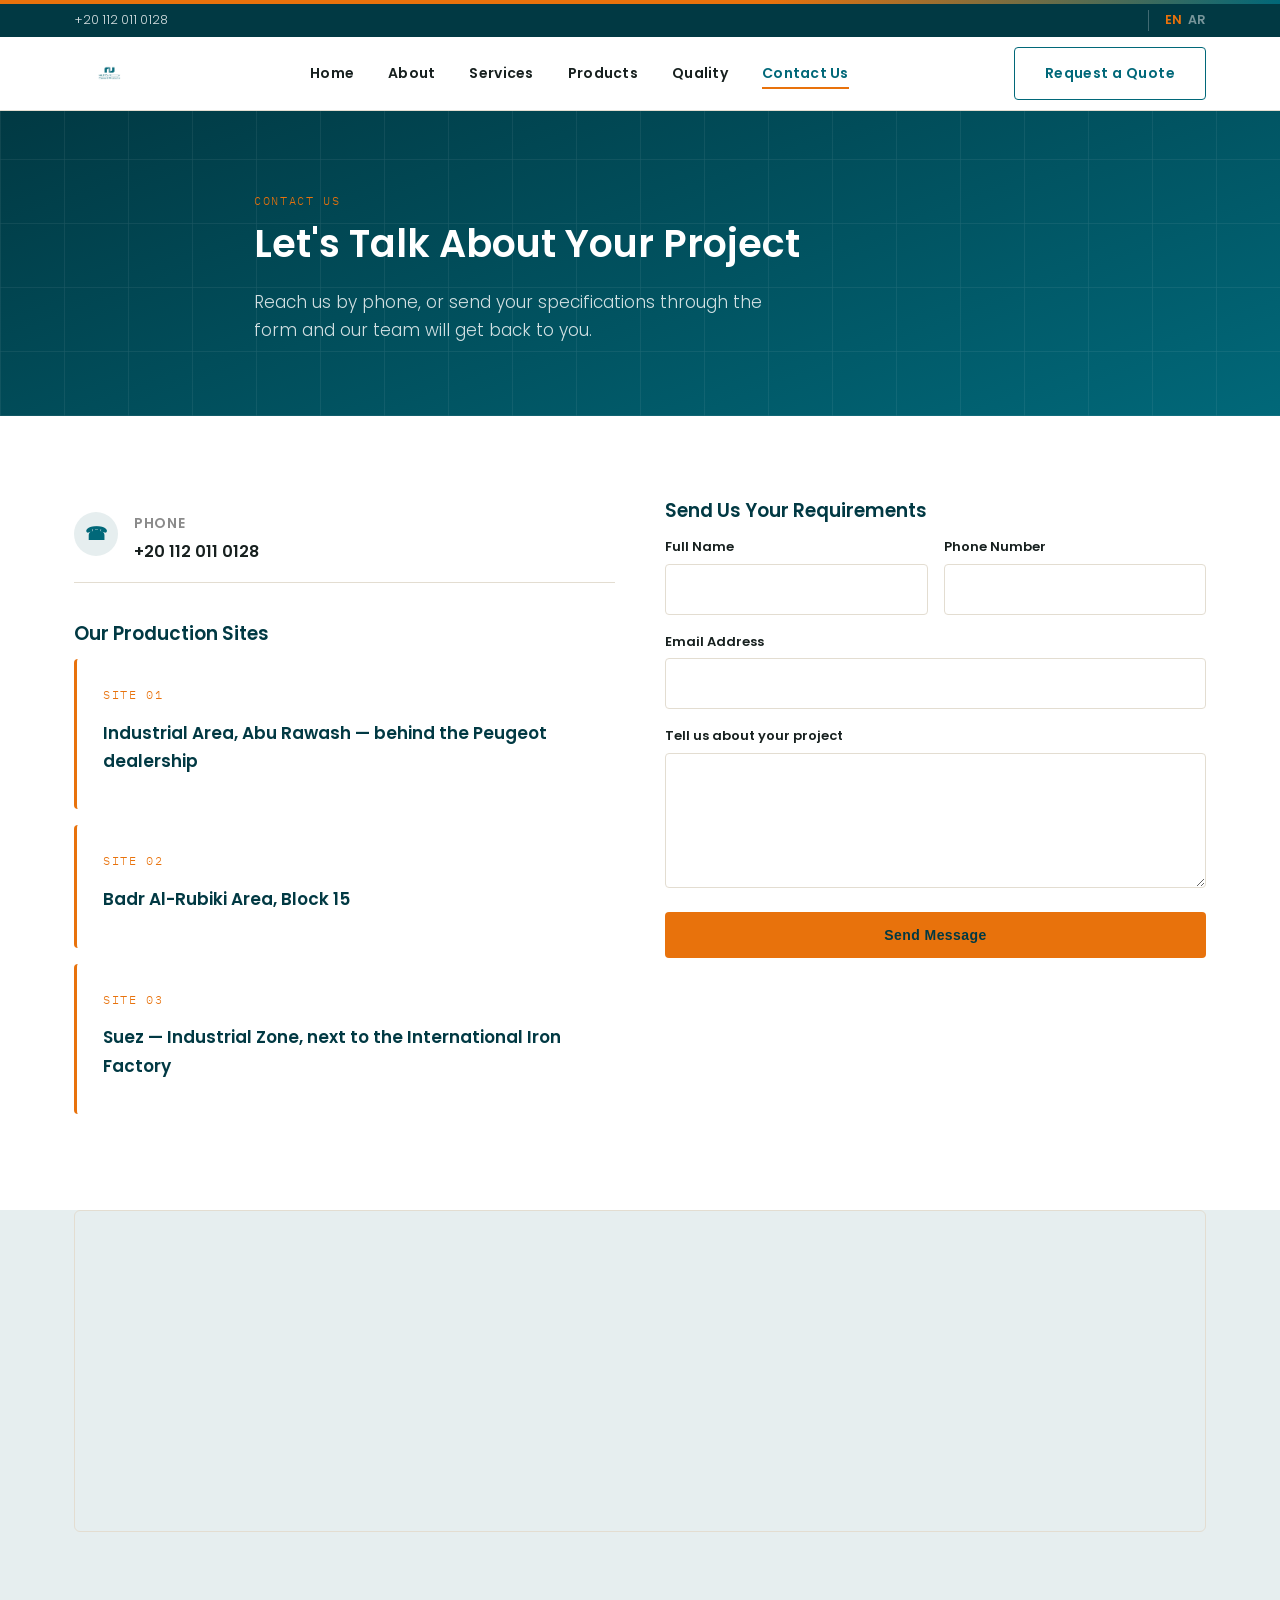
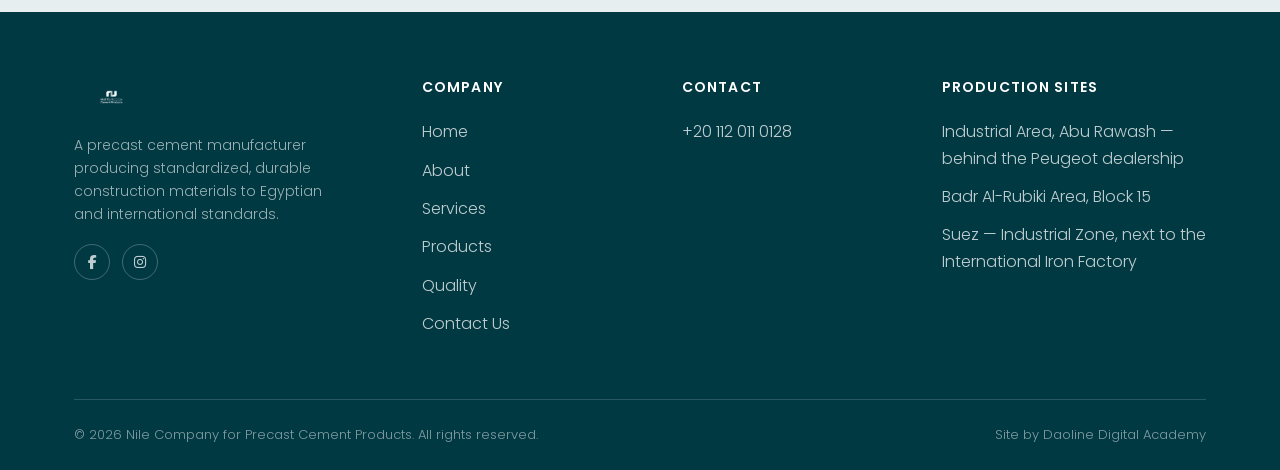
<file: en/contact-us/index.html>
<!DOCTYPE html>
<html lang="en" dir="ltr">
<head>
<meta charset="UTF-8">
<meta name="viewport" content="width=device-width, initial-scale=1.0">
<title>Contact Us | Nile Company for Precast Cement Products</title>
<meta name="description" content="Get in touch with Nile Company for Precast Cement Products — request a quote, ask about specifications, or find our production sites.">
<link rel="canonical" href="https://nile-cement.com/en/contact-us/">
<link rel="alternate" hreflang="en" href="https://nile-cement.com/en/contact-us/">
<link rel="alternate" hreflang="ar" href="https://nile-cement.com/contact-us/">
<link rel="alternate" hreflang="x-default" href="https://nile-cement.com/contact-us/">
<meta property="og:type" content="website">
<meta property="og:title" content="Contact Us | Nile Company for Precast Cement Products">
<meta property="og:description" content="Get in touch with Nile Company for Precast Cement Products — request a quote, ask about specifications, or find our production sites.">
<meta property="og:url" content="https://nile-cement.com/en/contact-us/">
<meta property="og:locale" content="en_US">
<meta property="og:image" content="https://nile-cement.com/assets/img/logo.png">
<meta name="twitter:card" content="summary">
<link rel="icon" href="../../assets/img/logo.png">
<link rel="preconnect" href="https://fonts.googleapis.com">
<link rel="preconnect" href="https://fonts.gstatic.com" crossorigin>
<link href="https://fonts.googleapis.com/css2?family=Poppins:wght@300;400;500;600;700&family=IBM+Plex+Mono:wght@400;500&display=swap" rel="stylesheet">
<link href="https://fonts.googleapis.com/css2?family=Tajawal:wght@400;500;700;900&display=swap" rel="stylesheet">
<link rel="stylesheet" href="https://cdnjs.cloudflare.com/ajax/libs/font-awesome/6.4.0/css/all.min.css">
<link rel="stylesheet" href="../../assets/css/style.css">
</head>
<body>
  <div class="brand-strip"></div>
  <div class="topbar">
    <div class="container">
        <div class="topbar-links">
          <a href="tel:+201120110128">+20 112 011 0128</a>
        </div>
        <div class="lang-switch"><a href="/en/contact-us/" class="active">EN</a><a href="/contact-us/">AR</a></div>
      </div>
  </div>
  <header class="site-header">
    <div class="container nav-wrap">
      <a class="brand" href="../">
        <img src="../../assets/img/logo.png" alt="Nile Company for Precast Cement Products">
      </a>
      <nav class="main-nav">
        <ul>
          <li><a href="../">Home</a></li>
          <li><a href="../about/">About</a></li>
          <li><a href="../services/">Services</a></li>
          <li><a href="../products/">Products</a></li>
          <li><a href="../quality/">Quality</a></li>
          <li><a class="active" href="../contact-us/">Contact Us</a></li>
        </ul>
      </nav>
      <div class="nav-cta">
        <a class="btn btn-outline-dark" href="../contact-us/">Request a Quote</a>
        <button class="menu-toggle" aria-label="Menu">&#9776;</button>
      </div>
    </div>
  </header>

  <section class="hero" style="padding-block:0;">
    <div class="container hero-inner" style="grid-template-columns:1fr; padding-block:80px 40px; max-width:820px;">
      <div>
        <span class="eyebrow">Contact Us</span>
        <h1 style="font-size:38px;">Let's Talk About Your Project</h1>
        <p class="lead" style="color:rgba(255,255,255,.82);">Reach us by phone, or send your specifications through the form and our team will get back to you.</p>
      </div>
    </div>
  </section>

  <section class="bg-white">
    <div class="container contact-grid">
      <div>
        <div class="contact-detail">
          <div class="icon-badge">☎</div>
          <div>
            <h4>Phone</h4>
            <p><a href="tel:+201120110128">+20 112 011 0128</a></p>
          </div>
        </div>

        <h3 style="margin-top:36px;">Our Production Sites</h3>
        <div class="site-card" style="margin-bottom:16px;">
          <span class="eyebrow">Site 01</span>
          <h3>Industrial Area, Abu Rawash — behind the Peugeot dealership</h3>
        </div>
        <div class="site-card" style="margin-bottom:16px;">
          <span class="eyebrow">Site 02</span>
          <h3>Badr Al-Rubiki Area, Block 15</h3>
        </div>
        <div class="site-card" style="margin-bottom:16px;">
          <span class="eyebrow">Site 03</span>
          <h3>Suez — Industrial Zone, next to the International Iron Factory</h3>
        </div>
        
      </div>

      <div>
        <h3>Send Us Your Requirements</h3>
        <form class="contact-form">
          <div class="form-row">
            <div>
              <label>Full Name</label>
              <input type="text" required>
            </div>
            <div>
              <label>Phone Number</label>
              <input type="tel" required>
            </div>
          </div>
          <div>
            <label>Email Address</label>
            <input type="email" required>
          </div>
          <div>
            <label>Tell us about your project</label>
            <textarea rows="5" required></textarea>
          </div>
          <button type="submit" class="btn btn-primary">Send Message</button>
        </form>
      </div>
    </div>
  </section>

  <section class="bg-tint" style="padding-block:0 80px;">
    <div class="container">
      <div class="map-embed">
        <iframe src="https://www.google.com/maps?q=Abu+Rawash+Industrial+Area+Giza+Egypt&output=embed" loading="lazy" referrerpolicy="no-referrer-when-downgrade" title="Map"></iframe>
      </div>
    </div>
  </section>
  <footer class="site-footer">
    <div class="container">
      <div class="footer-grid">
        <div class="footer-brand">
          <img src="../../assets/img/logo.png" alt="Nile Company for Precast Cement Products">
          <p>A precast cement manufacturer producing standardized, durable construction materials to Egyptian and international standards.</p>
          <div class="social-row">
            <a href="https://www.facebook.com/nilecement" target="_blank" rel="noopener" aria-label="Facebook" title="Facebook"><i class="fa-brands fa-facebook-f"></i></a>
          <a href="https://www.instagram.com/nilecement/" target="_blank" rel="noopener" aria-label="Instagram" title="Instagram"><i class="fa-brands fa-instagram"></i></a>
          </div>
        </div>
        <div>
          <h4>Company</h4>
          <ul>
          <li><a href="../">Home</a></li>
          <li><a href="../about/">About</a></li>
          <li><a href="../services/">Services</a></li>
          <li><a href="../products/">Products</a></li>
          <li><a href="../quality/">Quality</a></li>
          <li><a href="../contact-us/">Contact Us</a></li>
          </ul>
        </div>
        <div>
          <h4>Contact</h4>
          <ul>
            <li><a href="tel:+201120110128">+20 112 011 0128</a></li>
          </ul>
        </div>
        <div>
          <h4>Production Sites</h4>
          <ul>
          <li>Industrial Area, Abu Rawash — behind the Peugeot dealership</li>
          <li>Badr Al-Rubiki Area, Block 15</li>
          <li>Suez — Industrial Zone, next to the International Iron Factory</li>
          </ul>
        </div>
      </div>
      <div class="footer-bottom">
        <span>© 2026 Nile Company for Precast Cement Products. All rights reserved.</span>
        <span>Site by Daoline Digital Academy</span>
      </div>
    </div>
  </footer>
  <script src="../../assets/js/main.js"></script>
</body>
</html>
</file>
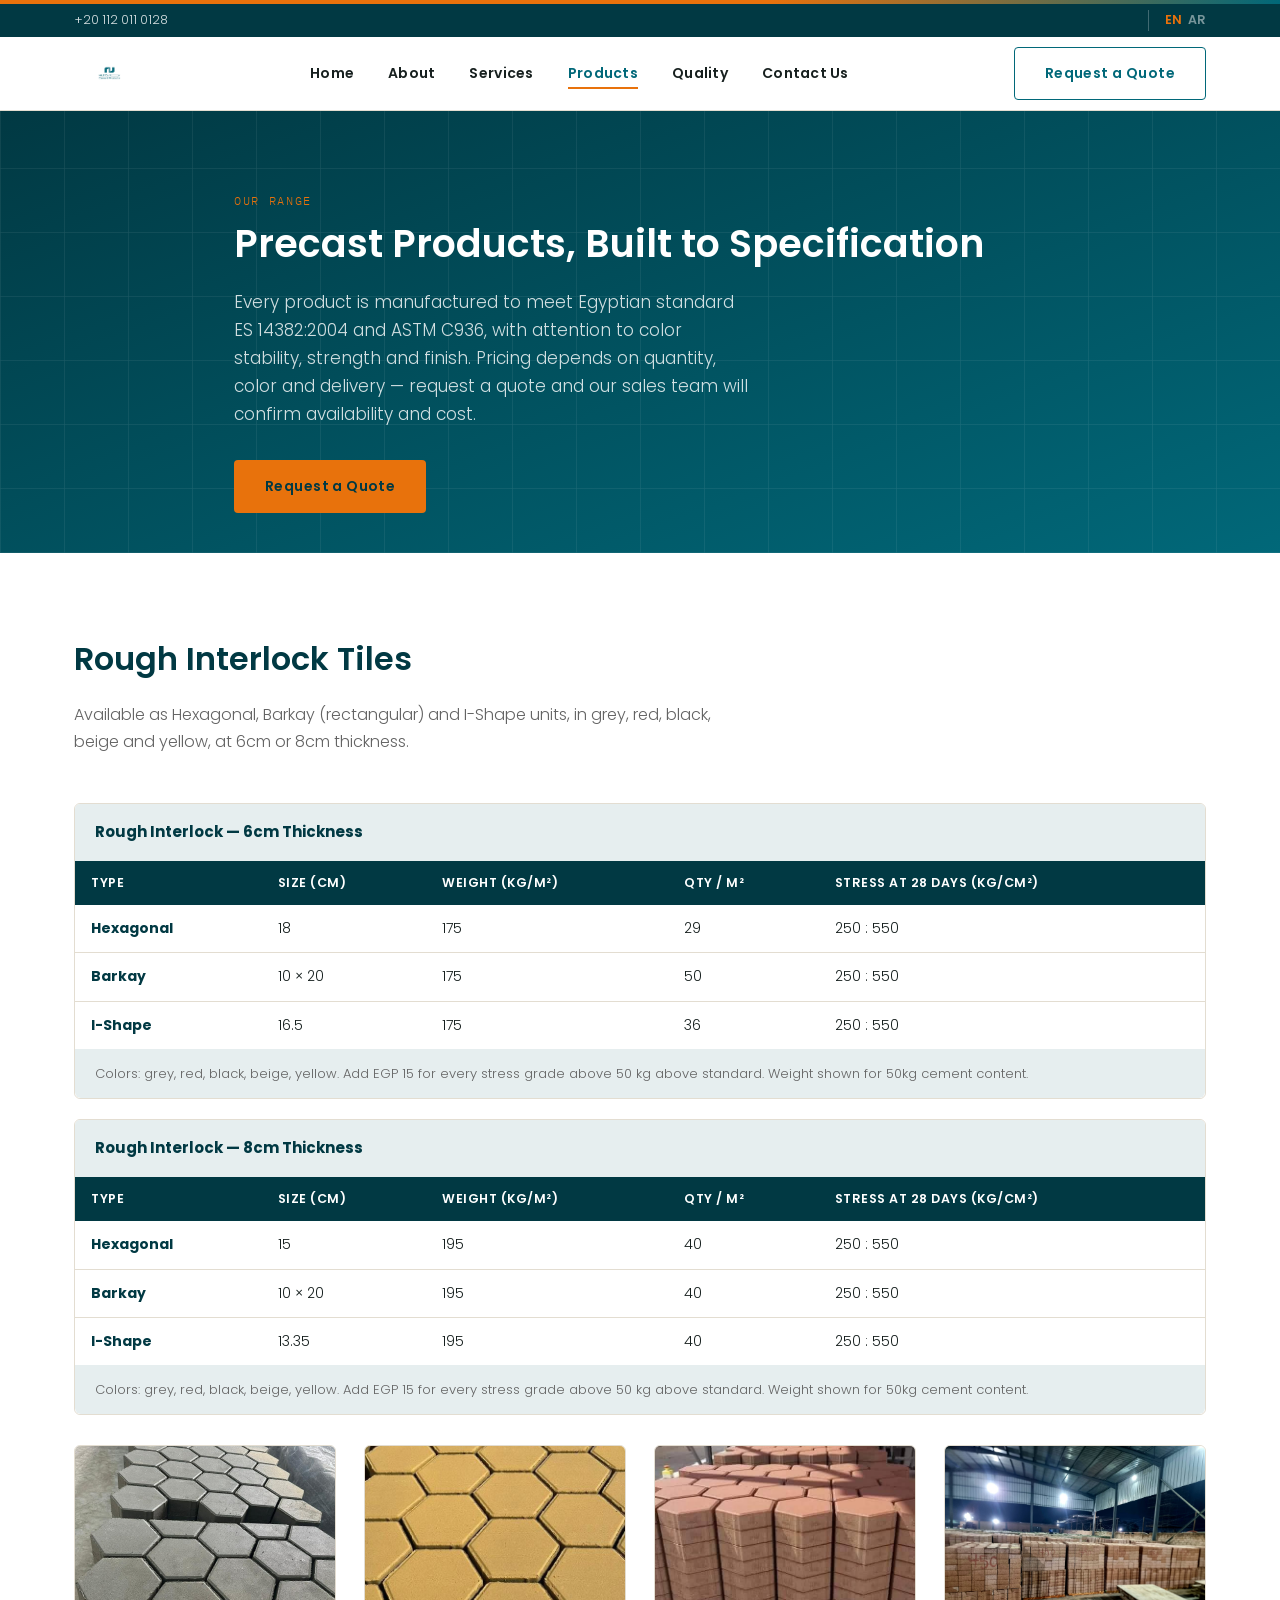
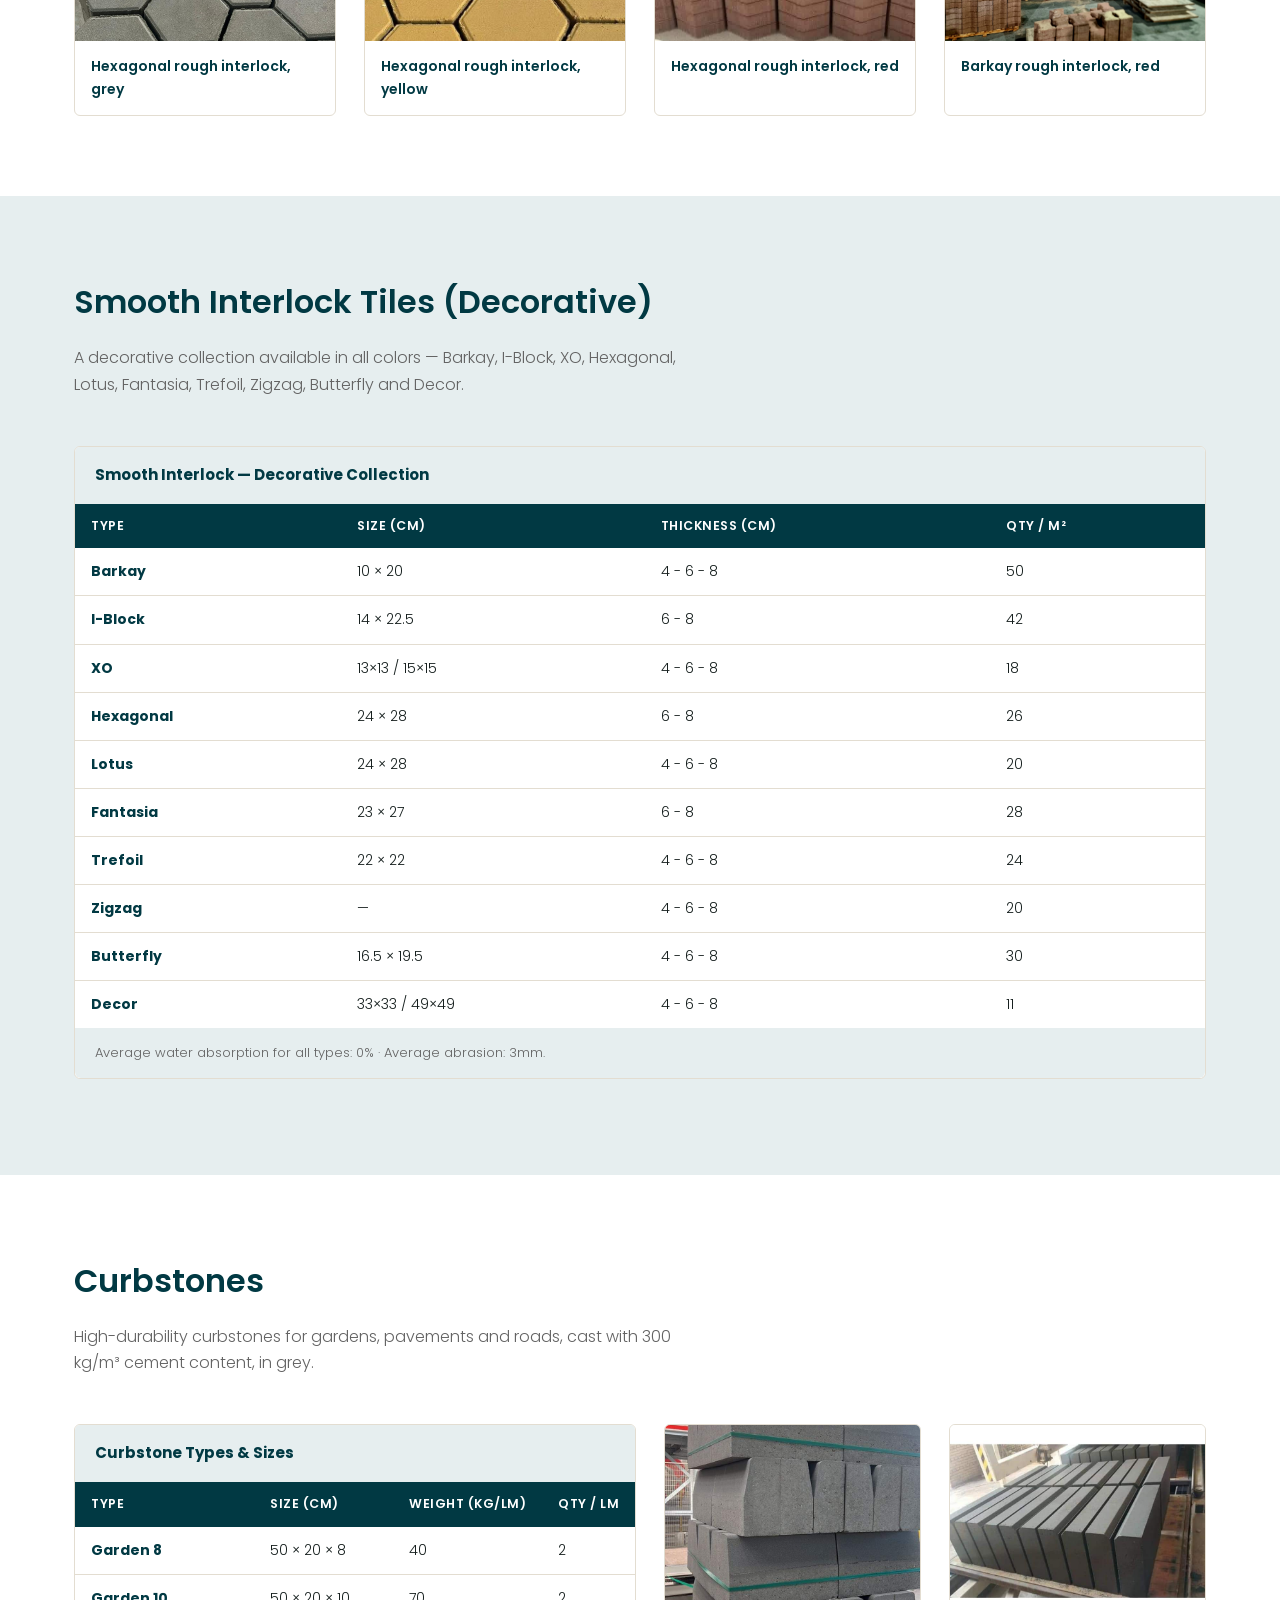
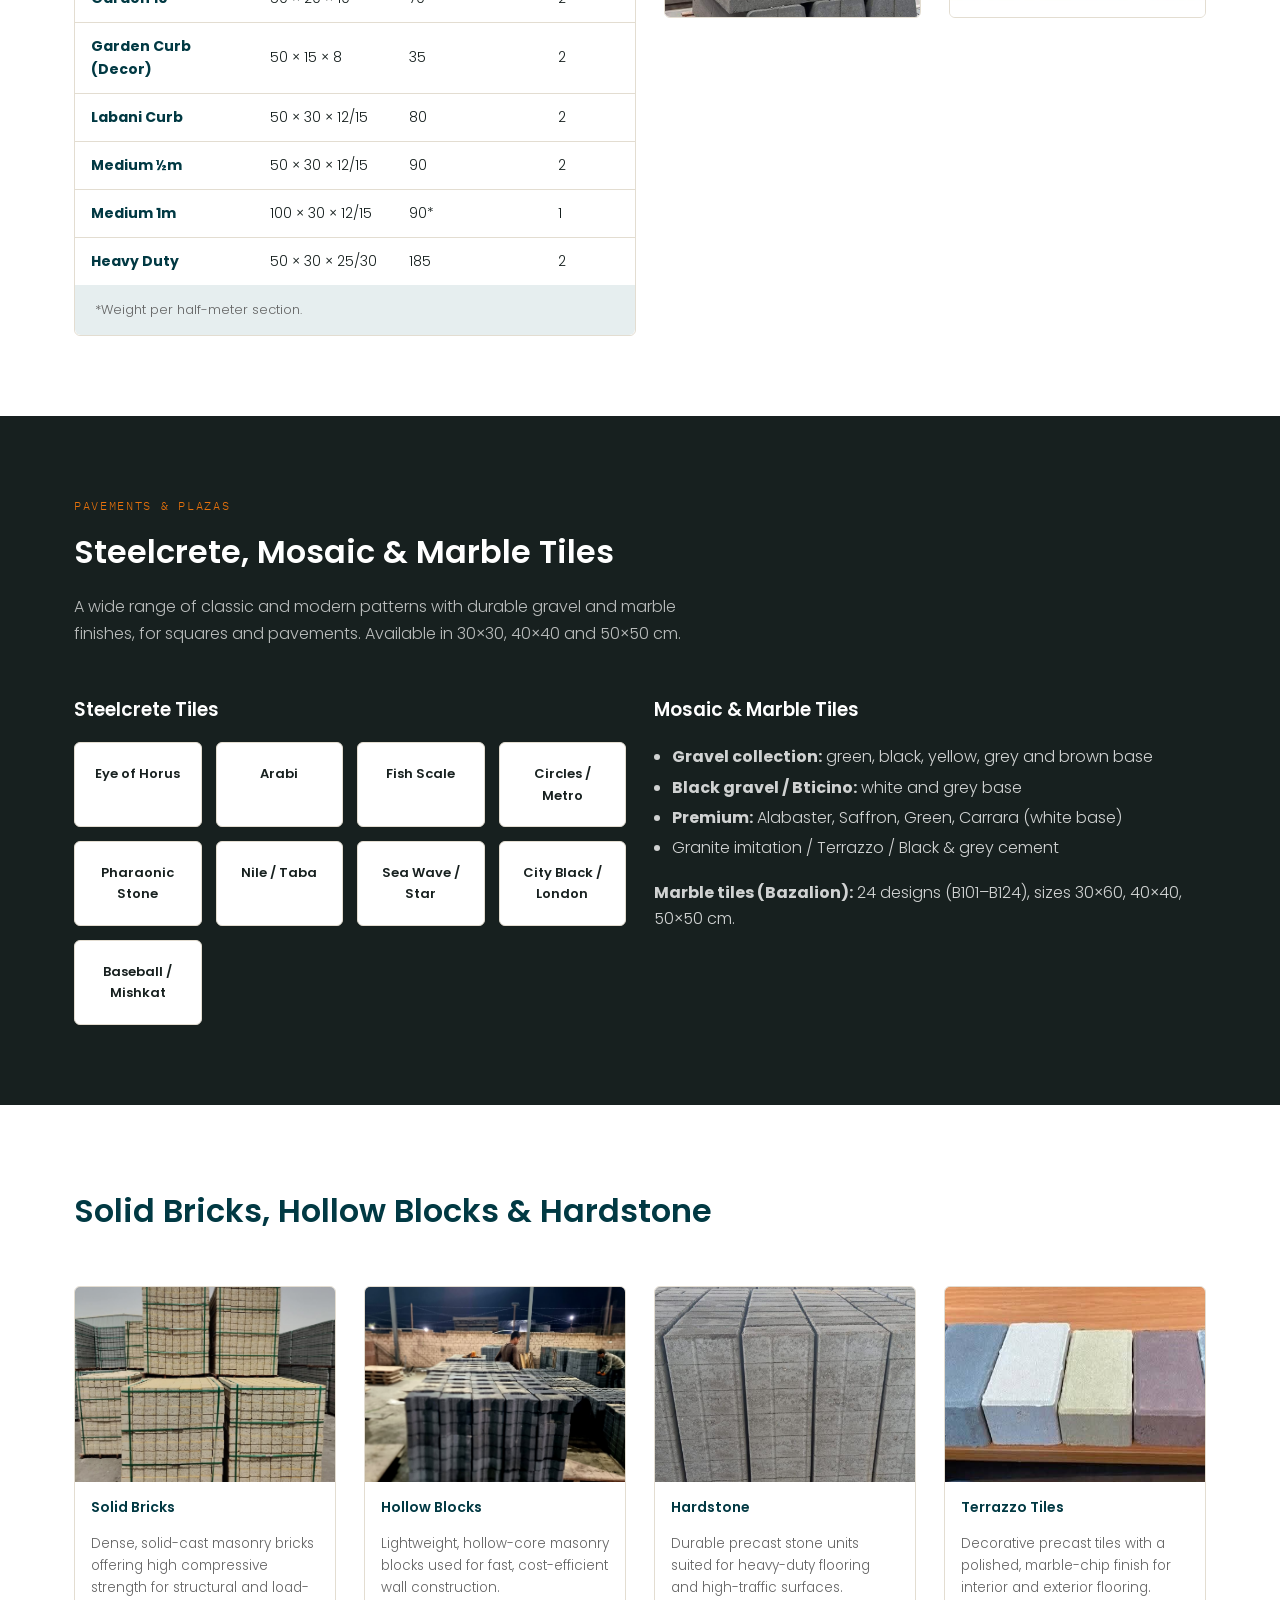
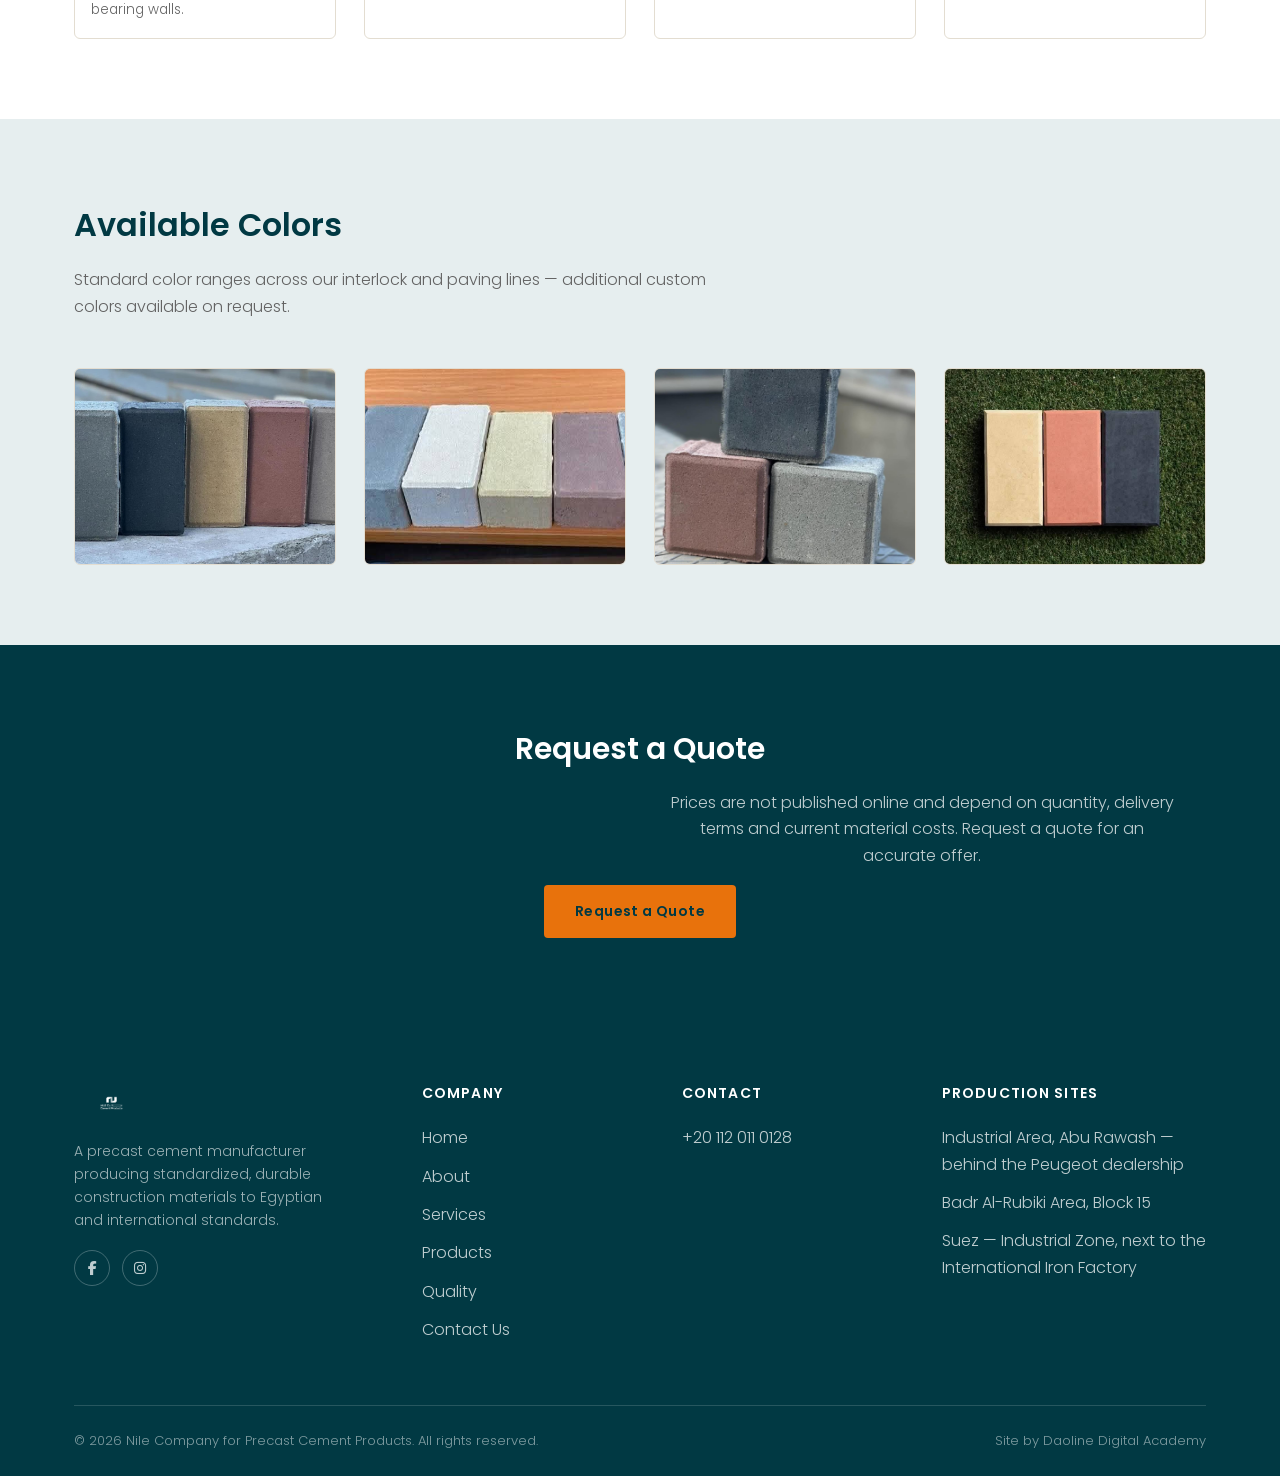
<file: en/products/index.html>
<!DOCTYPE html>
<html lang="en" dir="ltr">
<head>
<meta charset="UTF-8">
<meta name="viewport" content="width=device-width, initial-scale=1.0">
<title>Products | Nile Company for Precast Cement Products</title>
<meta name="description" content="Rough & smooth interlock tiles, curbstones, steelcrete, mosaic & marble tiles, solid bricks, hollow blocks and hardstone — full specifications, no pricing online, request a quote.">
<link rel="canonical" href="https://nile-cement.com/en/products/">
<link rel="alternate" hreflang="en" href="https://nile-cement.com/en/products/">
<link rel="alternate" hreflang="ar" href="https://nile-cement.com/products/">
<link rel="alternate" hreflang="x-default" href="https://nile-cement.com/products/">
<meta property="og:type" content="website">
<meta property="og:title" content="Products | Nile Company for Precast Cement Products">
<meta property="og:description" content="Rough & smooth interlock tiles, curbstones, steelcrete, mosaic & marble tiles, solid bricks, hollow blocks and hardstone — full specifications, no pricing online, request a quote.">
<meta property="og:url" content="https://nile-cement.com/en/products/">
<meta property="og:locale" content="en_US">
<meta property="og:image" content="https://nile-cement.com/assets/img/logo.png">
<meta name="twitter:card" content="summary">
<link rel="icon" href="../../assets/img/logo.png">
<link rel="preconnect" href="https://fonts.googleapis.com">
<link rel="preconnect" href="https://fonts.gstatic.com" crossorigin>
<link href="https://fonts.googleapis.com/css2?family=Poppins:wght@300;400;500;600;700&family=IBM+Plex+Mono:wght@400;500&display=swap" rel="stylesheet">
<link href="https://fonts.googleapis.com/css2?family=Tajawal:wght@400;500;700;900&display=swap" rel="stylesheet">
<link rel="stylesheet" href="https://cdnjs.cloudflare.com/ajax/libs/font-awesome/6.4.0/css/all.min.css">
<link rel="stylesheet" href="../../assets/css/style.css">
</head>
<body>
  <div class="brand-strip"></div>
  <div class="topbar">
    <div class="container">
        <div class="topbar-links">
          <a href="tel:+201120110128">+20 112 011 0128</a>
        </div>
        <div class="lang-switch"><a href="/en/products/" class="active">EN</a><a href="/products/">AR</a></div>
      </div>
  </div>
  <header class="site-header">
    <div class="container nav-wrap">
      <a class="brand" href="../">
        <img src="../../assets/img/logo.png" alt="Nile Company for Precast Cement Products">
      </a>
      <nav class="main-nav">
        <ul>
          <li><a href="../">Home</a></li>
          <li><a href="../about/">About</a></li>
          <li><a href="../services/">Services</a></li>
          <li><a class="active" href="../products/">Products</a></li>
          <li><a href="../quality/">Quality</a></li>
          <li><a href="../contact-us/">Contact Us</a></li>
        </ul>
      </nav>
      <div class="nav-cta">
        <a class="btn btn-outline-dark" href="../contact-us/">Request a Quote</a>
        <button class="menu-toggle" aria-label="Menu">&#9776;</button>
      </div>
    </div>
  </header>

  <section class="hero" style="padding-block:0;">
    <div class="container hero-inner" style="grid-template-columns:1fr; padding-block:80px 40px; max-width:860px;">
      <div>
        <span class="eyebrow">Our Range</span>
        <h1 style="font-size:38px;">Precast Products, Built to Specification</h1>
        <p class="lead" style="color:rgba(255,255,255,.82);">Every product is manufactured to meet Egyptian standard ES 14382:2004 and ASTM C936, with attention to color stability, strength and finish. Pricing depends on quantity, color and delivery — request a quote and our sales team will confirm availability and cost.</p>
        <a class="btn btn-primary" href="../contact-us/">Request a Quote</a>
      </div>
    </div>
  </section>

  <section class="bg-white">
    <div class="container">
      <div class="section-head">
        <h2>Rough Interlock Tiles</h2>
        <p>Available as Hexagonal, Barkay (rectangular) and I-Shape units, in grey, red, black, beige and yellow, at 6cm or 8cm thickness.</p>
      </div>
      <div class="table-wrap" style="margin-bottom:20px;">
          <table class="spec-table">
            <caption>Rough Interlock — 6cm Thickness</caption>
            <thead><tr><th>Type</th><th>Size (cm)</th><th>Weight (kg/m²)</th><th>Qty / m²</th><th>Stress at 28 days (kg/cm²)</th></tr></thead>
            <tbody><tr><td class="strong">Hexagonal</td><td>18</td><td>175</td><td>29</td><td>250 : 550</td></tr><tr><td class="strong">Barkay</td><td>10 × 20</td><td>175</td><td>50</td><td>250 : 550</td></tr><tr><td class="strong">I-Shape</td><td>16.5</td><td>175</td><td>36</td><td>250 : 550</td></tr></tbody>
          </table>
          <div class="table-note">Colors: grey, red, black, beige, yellow. Add EGP 15 for every stress grade above 50 kg above standard. Weight shown for 50kg cement content.</div>
        </div>
      <div class="table-wrap" style="margin-bottom:20px;">
          <table class="spec-table">
            <caption>Rough Interlock — 8cm Thickness</caption>
            <thead><tr><th>Type</th><th>Size (cm)</th><th>Weight (kg/m²)</th><th>Qty / m²</th><th>Stress at 28 days (kg/cm²)</th></tr></thead>
            <tbody><tr><td class="strong">Hexagonal</td><td>15</td><td>195</td><td>40</td><td>250 : 550</td></tr><tr><td class="strong">Barkay</td><td>10 × 20</td><td>195</td><td>40</td><td>250 : 550</td></tr><tr><td class="strong">I-Shape</td><td>13.35</td><td>195</td><td>40</td><td>250 : 550</td></tr></tbody>
          </table>
          <div class="table-note">Colors: grey, red, black, beige, yellow. Add EGP 15 for every stress grade above 50 kg above standard. Weight shown for 50kg cement content.</div>
        </div>
      <div class="grid grid-4" style="margin-top:30px;">
        <div class="photo-card"><img src="../../assets/img/products/hex-grey-outdoor.jpg" alt="Hexagonal rough interlock, grey"><div class="cap">Hexagonal rough interlock, grey</div></div><div class="photo-card"><img src="../../assets/img/products/hex-yellow-outdoor.jpg" alt="Hexagonal rough interlock, yellow"><div class="cap">Hexagonal rough interlock, yellow</div></div><div class="photo-card"><img src="../../assets/img/products/hex-terracotta-packed.jpg" alt="Hexagonal rough interlock, red"><div class="cap">Hexagonal rough interlock, red</div></div><div class="photo-card"><img src="../../assets/img/products/paver-red-rough-warehouse.jpg" alt="Barkay rough interlock, red"><div class="cap">Barkay rough interlock, red</div></div>
      </div>
    </div>
  </section>

  <section class="bg-tint">
    <div class="container">
      <div class="section-head">
        <h2>Smooth Interlock Tiles (Decorative)</h2>
        <p>A decorative collection available in all colors — Barkay, I-Block, XO, Hexagonal, Lotus, Fantasia, Trefoil, Zigzag, Butterfly and Decor.</p>
      </div>
      <div class="table-wrap" style="margin-bottom:16px;">
          <table class="spec-table">
            <caption>Smooth Interlock — Decorative Collection</caption>
            <thead><tr><th>Type</th><th>Size (cm)</th><th>Thickness (cm)</th><th>Qty / m²</th></tr></thead>
            <tbody><tr><td class="strong">Barkay</td><td>10 × 20</td><td>4 - 6 - 8</td><td>50</td></tr><tr><td class="strong">I-Block</td><td>14 × 22.5</td><td>6 - 8</td><td>42</td></tr><tr><td class="strong">XO</td><td>13×13 / 15×15</td><td>4 - 6 - 8</td><td>18</td></tr><tr><td class="strong">Hexagonal</td><td>24 × 28</td><td>6 - 8</td><td>26</td></tr><tr><td class="strong">Lotus</td><td>24 × 28</td><td>4 - 6 - 8</td><td>20</td></tr><tr><td class="strong">Fantasia</td><td>23 × 27</td><td>6 - 8</td><td>28</td></tr><tr><td class="strong">Trefoil</td><td>22 × 22</td><td>4 - 6 - 8</td><td>24</td></tr><tr><td class="strong">Zigzag</td><td>—</td><td>4 - 6 - 8</td><td>20</td></tr><tr><td class="strong">Butterfly</td><td>16.5 × 19.5</td><td>4 - 6 - 8</td><td>30</td></tr><tr><td class="strong">Decor</td><td>33×33 / 49×49</td><td>4 - 6 - 8</td><td>11</td></tr></tbody>
          </table>
          <div class="table-note">Average water absorption for all types: 0% · Average abrasion: 3mm.</div>
        </div>
    </div>
  </section>

  <section class="bg-white">
    <div class="container">
      <div class="section-head">
        <h2>Curbstones</h2>
        <p>High-durability curbstones for gardens, pavements and roads, cast with 300 kg/m³ cement content, in grey.</p>
      </div>
      <div class="grid grid-2" style="align-items:start;">
        <div><div class="table-wrap">
          <table class="spec-table">
            <caption>Curbstone Types & Sizes</caption>
            <thead><tr><th>Type</th><th>Size (cm)</th><th>Weight (kg/lm)</th><th>Qty / lm</th></tr></thead>
            <tbody><tr><td class="strong">Garden 8</td><td>50 × 20 × 8</td><td>40</td><td>2</td></tr><tr><td class="strong">Garden 10</td><td>50 × 20 × 10</td><td>70</td><td>2</td></tr><tr><td class="strong">Garden Curb (Decor)</td><td>50 × 15 × 8</td><td>35</td><td>2</td></tr><tr><td class="strong">Labani Curb</td><td>50 × 30 × 12/15</td><td>80</td><td>2</td></tr><tr><td class="strong">Medium ½m</td><td>50 × 30 × 12/15</td><td>90</td><td>2</td></tr><tr><td class="strong">Medium 1m</td><td>100 × 30 × 12/15</td><td>90*</td><td>1</td></tr><tr><td class="strong">Heavy Duty</td><td>50 × 30 × 25/30</td><td>185</td><td>2</td></tr></tbody>
          </table>
          <div class="table-note">*Weight per half-meter section.</div>
        </div></div>
        <div class="grid grid-2">
          <div class="photo-card"><img src="../../assets/img/products/curbstone-dark-stack.jpg" alt="Curbstone units"></div>
          <div class="photo-card"><img src="../../assets/img/products/curbstone-edge-production.jpg" alt="Curbstone production"></div>
        </div>
      </div>
    </div>
  </section>

  <section class="bg-dark">
    <div class="container">
      <div class="section-head">
        <span class="eyebrow">Pavements & Plazas</span>
        <h2>Steelcrete, Mosaic & Marble Tiles</h2>
        <p>A wide range of classic and modern patterns with durable gravel and marble finishes, for squares and pavements. Available in 30×30, 40×40 and 50×50 cm.</p>
      </div>
      <div class="grid grid-2">
        <div>
          <h3 style="margin-bottom:16px;">Steelcrete Tiles</h3>
          <div class="badge-grid">
            <div class="badge" style="color:var(--charcoal); background:var(--white); border-color:var(--concrete-2);">Eye of Horus</div><div class="badge" style="color:var(--charcoal); background:var(--white); border-color:var(--concrete-2);">Arabi</div><div class="badge" style="color:var(--charcoal); background:var(--white); border-color:var(--concrete-2);">Fish Scale</div><div class="badge" style="color:var(--charcoal); background:var(--white); border-color:var(--concrete-2);">Circles / Metro</div><div class="badge" style="color:var(--charcoal); background:var(--white); border-color:var(--concrete-2);">Pharaonic Stone</div><div class="badge" style="color:var(--charcoal); background:var(--white); border-color:var(--concrete-2);">Nile / Taba</div><div class="badge" style="color:var(--charcoal); background:var(--white); border-color:var(--concrete-2);">Sea Wave / Star</div><div class="badge" style="color:var(--charcoal); background:var(--white); border-color:var(--concrete-2);">City Black / London</div><div class="badge" style="color:var(--charcoal); background:var(--white); border-color:var(--concrete-2);">Baseball / Mishkat</div>
          </div>
        </div>
        <div>
          <h3 style="margin-bottom:16px;">Mosaic & Marble Tiles</h3>
          <ul style="color:rgba(255,255,255,.8); line-height:1.9; padding-inline-start:18px; list-style:disc;">
            <li><b>Gravel collection:</b> green, black, yellow, grey and brown base</li><li><b>Black gravel / Bticino:</b> white and grey base</li><li><b>Premium:</b> Alabaster, Saffron, Green, Carrara (white base)</li><li>Granite imitation / Terrazzo / Black & grey cement</li>
          </ul>
          <p style="margin-top:16px; color:rgba(255,255,255,.8);"><b>Marble tiles (Bazalion):</b> 24 designs (B101–B124), sizes 30×60, 40×40, 50×50 cm.</p>
        </div>
      </div>
    </div>
  </section>

  <section class="bg-white">
    <div class="container">
      <div class="section-head">
        <h2>Solid Bricks, Hollow Blocks & Hardstone</h2>
      </div>
      <div class="grid grid-4">
        <div class="photo-card">
          <img src="../../assets/img/products/bricks-cream-stack.jpg" alt="Solid Bricks">
          <div class="cap">Solid Bricks</div>
          <p style="padding:0 16px 16px; font-size:13.5px; margin:0;">Dense, solid-cast masonry bricks offering high compressive strength for structural and load-bearing walls.</p>
        </div>
        <div class="photo-card">
          <img src="../../assets/img/products/paver-charcoal-hollow-warehouse.jpg" alt="Hollow Blocks">
          <div class="cap">Hollow Blocks</div>
          <p style="padding:0 16px 16px; font-size:13.5px; margin:0;">Lightweight, hollow-core masonry blocks used for fast, cost-efficient wall construction.</p>
        </div>
        <div class="photo-card">
          <img src="../../assets/img/products/paver-grey-tall-stack.jpg" alt="Hardstone">
          <div class="cap">Hardstone</div>
          <p style="padding:0 16px 16px; font-size:13.5px; margin:0;">Durable precast stone units suited for heavy-duty flooring and high-traffic surfaces.</p>
        </div>
        <div class="photo-card">
          <img src="../../assets/img/products/color-samples-6-wood.jpg" alt="Terrazzo Tiles">
          <div class="cap">Terrazzo Tiles</div>
          <p style="padding:0 16px 16px; font-size:13.5px; margin:0;">Decorative precast tiles with a polished, marble-chip finish for interior and exterior flooring.</p>
        </div>
        
      </div>
    </div>
  </section>

  <section class="bg-tint">
    <div class="container">
      <div class="section-head">
        <h2>Available Colors</h2>
        <p>Standard color ranges across our interlock and paving lines — additional custom colors available on request.</p>
      </div>
      <div class="grid grid-4">
        <div class="photo-card"><img src="../../assets/img/products/color-samples-5.jpg" alt="Color options"></div><div class="photo-card"><img src="../../assets/img/products/color-samples-6-wood.jpg" alt="Color options"></div><div class="photo-card"><img src="../../assets/img/products/color-samples-3-pyramid.jpg" alt="Color options"></div><div class="photo-card"><img src="../../assets/img/products/color-samples-3-grass.jpg" alt="Color options"></div>
      </div>
    </div>
  </section>

  <section class="cta-band">
    <div class="container">
      <h2>Request a Quote</h2>
      <p>Prices are not published online and depend on quantity, delivery terms and current material costs. Request a quote for an accurate offer.</p>
      <a class="btn btn-primary" href="../contact-us/">Request a Quote</a>
    </div>
  </section>
  <footer class="site-footer">
    <div class="container">
      <div class="footer-grid">
        <div class="footer-brand">
          <img src="../../assets/img/logo.png" alt="Nile Company for Precast Cement Products">
          <p>A precast cement manufacturer producing standardized, durable construction materials to Egyptian and international standards.</p>
          <div class="social-row">
            <a href="https://www.facebook.com/nilecement" target="_blank" rel="noopener" aria-label="Facebook" title="Facebook"><i class="fa-brands fa-facebook-f"></i></a>
          <a href="https://www.instagram.com/nilecement/" target="_blank" rel="noopener" aria-label="Instagram" title="Instagram"><i class="fa-brands fa-instagram"></i></a>
          </div>
        </div>
        <div>
          <h4>Company</h4>
          <ul>
          <li><a href="../">Home</a></li>
          <li><a href="../about/">About</a></li>
          <li><a href="../services/">Services</a></li>
          <li><a href="../products/">Products</a></li>
          <li><a href="../quality/">Quality</a></li>
          <li><a href="../contact-us/">Contact Us</a></li>
          </ul>
        </div>
        <div>
          <h4>Contact</h4>
          <ul>
            <li><a href="tel:+201120110128">+20 112 011 0128</a></li>
          </ul>
        </div>
        <div>
          <h4>Production Sites</h4>
          <ul>
          <li>Industrial Area, Abu Rawash — behind the Peugeot dealership</li>
          <li>Badr Al-Rubiki Area, Block 15</li>
          <li>Suez — Industrial Zone, next to the International Iron Factory</li>
          </ul>
        </div>
      </div>
      <div class="footer-bottom">
        <span>© 2026 Nile Company for Precast Cement Products. All rights reserved.</span>
        <span>Site by Daoline Digital Academy</span>
      </div>
    </div>
  </footer>
  <script src="../../assets/js/main.js"></script>
</body>
</html>
</file>
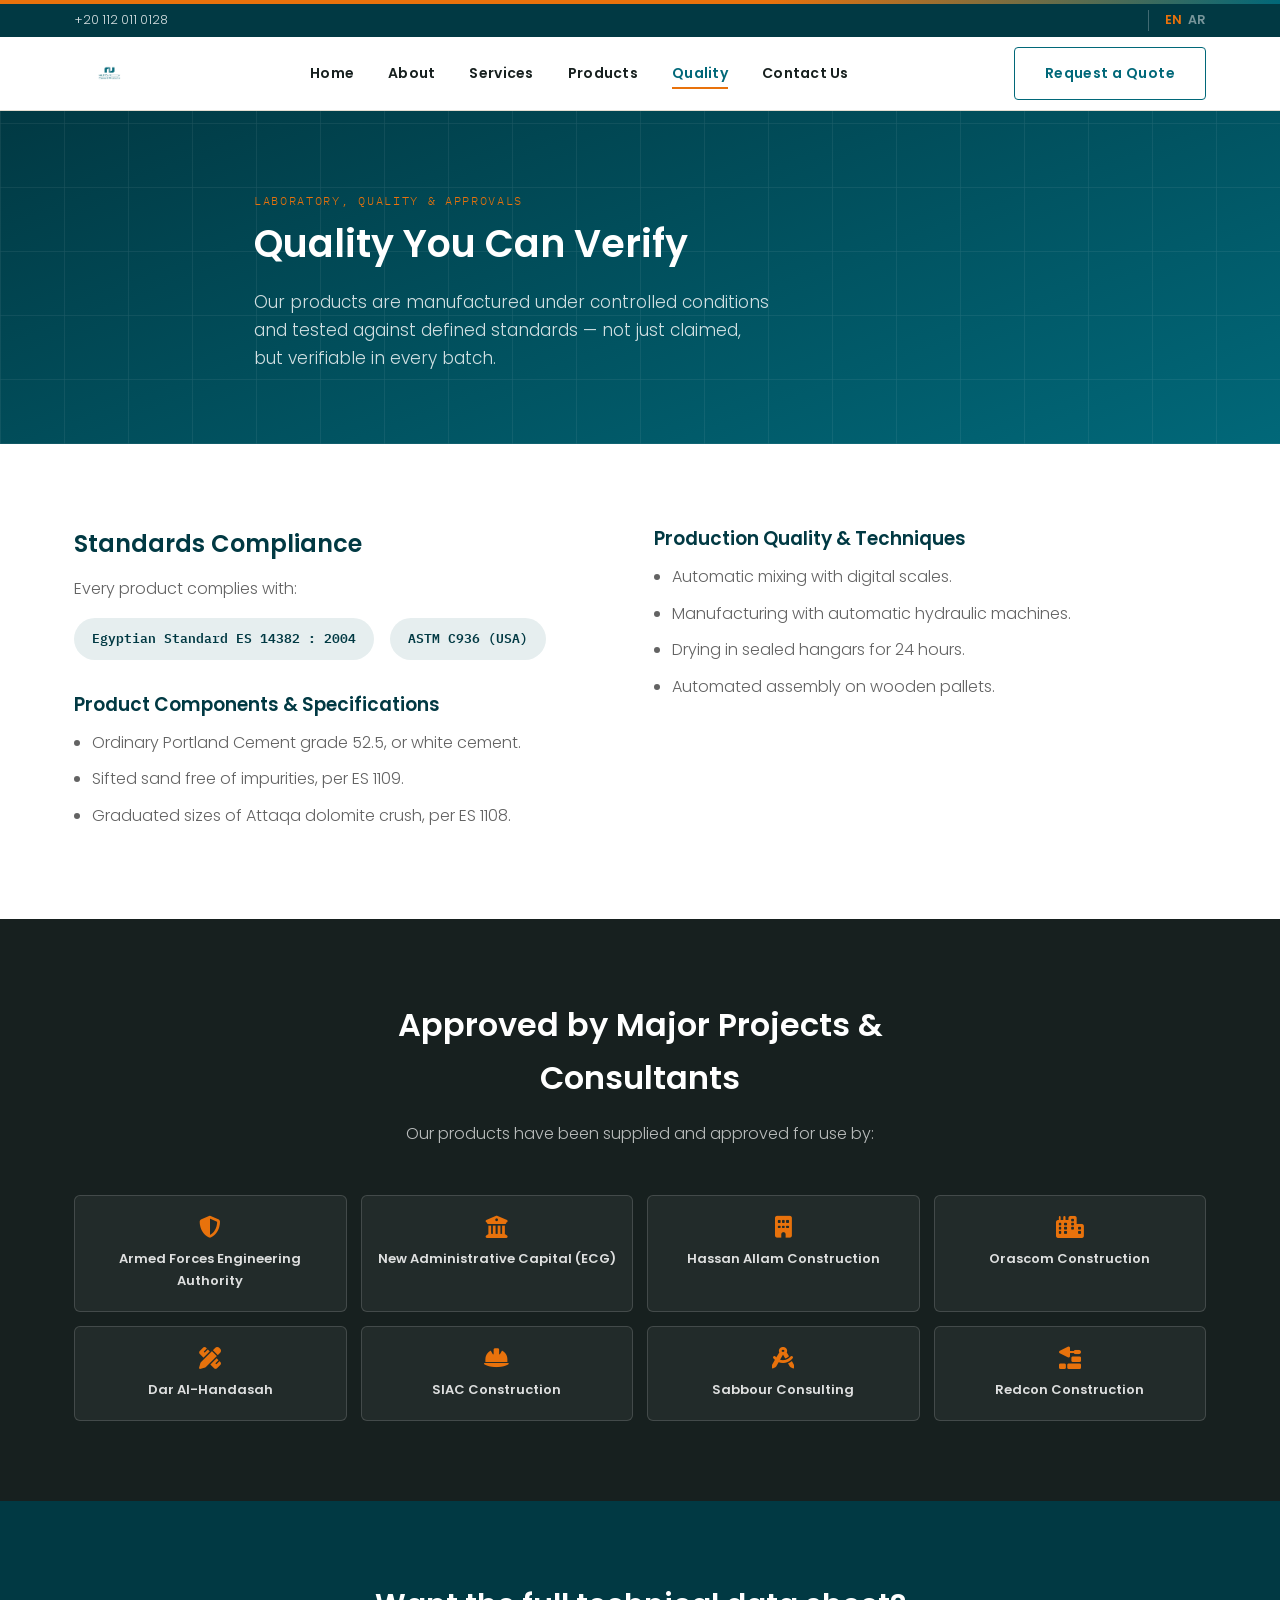
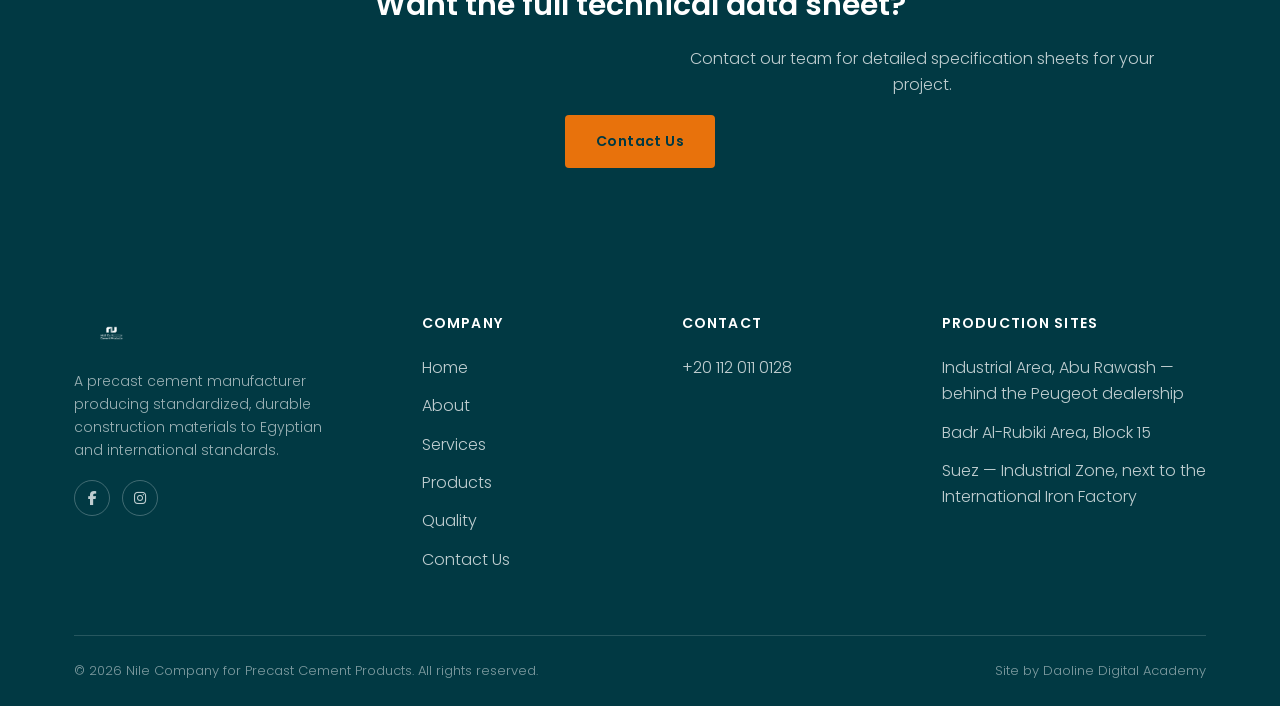
<file: en/quality/index.html>
<!DOCTYPE html>
<html lang="en" dir="ltr">
<head>
<meta charset="UTF-8">
<meta name="viewport" content="width=device-width, initial-scale=1.0">
<title>Quality & Approvals | Nile Company for Precast Cement Products</title>
<meta name="description" content="Nile Company products comply with Egyptian standard ES 14382:2004 and ASTM C936, and are approved by major Egyptian contractors and consultants.">
<link rel="canonical" href="https://nile-cement.com/en/quality/">
<link rel="alternate" hreflang="en" href="https://nile-cement.com/en/quality/">
<link rel="alternate" hreflang="ar" href="https://nile-cement.com/quality/">
<link rel="alternate" hreflang="x-default" href="https://nile-cement.com/quality/">
<meta property="og:type" content="website">
<meta property="og:title" content="Quality & Approvals | Nile Company for Precast Cement Products">
<meta property="og:description" content="Nile Company products comply with Egyptian standard ES 14382:2004 and ASTM C936, and are approved by major Egyptian contractors and consultants.">
<meta property="og:url" content="https://nile-cement.com/en/quality/">
<meta property="og:locale" content="en_US">
<meta property="og:image" content="https://nile-cement.com/assets/img/logo.png">
<meta name="twitter:card" content="summary">
<link rel="icon" href="../../assets/img/logo.png">
<link rel="preconnect" href="https://fonts.googleapis.com">
<link rel="preconnect" href="https://fonts.gstatic.com" crossorigin>
<link href="https://fonts.googleapis.com/css2?family=Poppins:wght@300;400;500;600;700&family=IBM+Plex+Mono:wght@400;500&display=swap" rel="stylesheet">
<link href="https://fonts.googleapis.com/css2?family=Tajawal:wght@400;500;700;900&display=swap" rel="stylesheet">
<link rel="stylesheet" href="https://cdnjs.cloudflare.com/ajax/libs/font-awesome/6.4.0/css/all.min.css">
<link rel="stylesheet" href="../../assets/css/style.css">
</head>
<body>
  <div class="brand-strip"></div>
  <div class="topbar">
    <div class="container">
        <div class="topbar-links">
          <a href="tel:+201120110128">+20 112 011 0128</a>
        </div>
        <div class="lang-switch"><a href="/en/quality/" class="active">EN</a><a href="/quality/">AR</a></div>
      </div>
  </div>
  <header class="site-header">
    <div class="container nav-wrap">
      <a class="brand" href="../">
        <img src="../../assets/img/logo.png" alt="Nile Company for Precast Cement Products">
      </a>
      <nav class="main-nav">
        <ul>
          <li><a href="../">Home</a></li>
          <li><a href="../about/">About</a></li>
          <li><a href="../services/">Services</a></li>
          <li><a href="../products/">Products</a></li>
          <li><a class="active" href="../quality/">Quality</a></li>
          <li><a href="../contact-us/">Contact Us</a></li>
        </ul>
      </nav>
      <div class="nav-cta">
        <a class="btn btn-outline-dark" href="../contact-us/">Request a Quote</a>
        <button class="menu-toggle" aria-label="Menu">&#9776;</button>
      </div>
    </div>
  </header>

  <section class="hero" style="padding-block:0;">
    <div class="container hero-inner" style="grid-template-columns:1fr; padding-block:80px 40px; max-width:820px;">
      <div>
        <span class="eyebrow">Laboratory, Quality & Approvals</span>
        <h1 style="font-size:38px;">Quality You Can Verify</h1>
        <p class="lead" style="color:rgba(255,255,255,.82);">Our products are manufactured under controlled conditions and tested against defined standards — not just claimed, but verifiable in every batch.</p>
      </div>
    </div>
  </section>

  <section class="bg-white">
    <div class="container">
      <div class="grid grid-2">
        <div>
          <h2>Standards Compliance</h2>
          <p>Every product complies with:</p>
          <div class="standards-row" style="margin-bottom:30px;">
            <span class="standard-pill">Egyptian Standard ES 14382 : 2004</span><span class="standard-pill">ASTM C936 (USA)</span>
          </div>
          <h3>Product Components & Specifications</h3>
          <ul style="padding-inline-start:18px; list-style:disc; color:var(--gray);">
            <li style='margin-bottom:10px;'>Ordinary Portland Cement grade 52.5, or white cement.</li><li style='margin-bottom:10px;'>Sifted sand free of impurities, per ES 1109.</li><li style='margin-bottom:10px;'>Graduated sizes of Attaqa dolomite crush, per ES 1108.</li>
          </ul>
        </div>
        <div>
          <h3>Production Quality & Techniques</h3>
          <ul style="padding-inline-start:18px; list-style:disc; color:var(--gray);">
            <li style='margin-bottom:10px;'>Automatic mixing with digital scales.</li><li style='margin-bottom:10px;'>Manufacturing with automatic hydraulic machines.</li><li style='margin-bottom:10px;'>Drying in sealed hangars for 24 hours.</li><li style='margin-bottom:10px;'>Automated assembly on wooden pallets.</li>
          </ul>
        </div>
      </div>
    </div>
  </section>

  <section class="bg-dark">
    <div class="container">
      <div class="section-head center">
        <h2>Approved by Major Projects & Consultants</h2>
        <p>Our products have been supplied and approved for use by:</p>
      </div>
      <div class="badge-grid">
        <div class="badge"><i class="fa-solid fa-shield-halved icon"></i>Armed Forces Engineering Authority</div><div class="badge"><i class="fa-solid fa-building-columns icon"></i>New Administrative Capital (ECG)</div><div class="badge"><i class="fa-solid fa-building icon"></i>Hassan Allam Construction</div><div class="badge"><i class="fa-solid fa-city icon"></i>Orascom Construction</div><div class="badge"><i class="fa-solid fa-pen-ruler icon"></i>Dar Al-Handasah</div><div class="badge"><i class="fa-solid fa-hard-hat icon"></i>SIAC Construction</div><div class="badge"><i class="fa-solid fa-compass-drafting icon"></i>Sabbour Consulting</div><div class="badge"><i class="fa-solid fa-trowel-bricks icon"></i>Redcon Construction</div>
      </div>
    </div>
  </section>

  <section class="cta-band">
    <div class="container">
      <h2>Want the full technical data sheet?</h2>
      <p>Contact our team for detailed specification sheets for your project.</p>
      <a class="btn btn-primary" href="../contact-us/">Contact Us</a>
    </div>
  </section>
  <footer class="site-footer">
    <div class="container">
      <div class="footer-grid">
        <div class="footer-brand">
          <img src="../../assets/img/logo.png" alt="Nile Company for Precast Cement Products">
          <p>A precast cement manufacturer producing standardized, durable construction materials to Egyptian and international standards.</p>
          <div class="social-row">
            <a href="https://www.facebook.com/nilecement" target="_blank" rel="noopener" aria-label="Facebook" title="Facebook"><i class="fa-brands fa-facebook-f"></i></a>
          <a href="https://www.instagram.com/nilecement/" target="_blank" rel="noopener" aria-label="Instagram" title="Instagram"><i class="fa-brands fa-instagram"></i></a>
          </div>
        </div>
        <div>
          <h4>Company</h4>
          <ul>
          <li><a href="../">Home</a></li>
          <li><a href="../about/">About</a></li>
          <li><a href="../services/">Services</a></li>
          <li><a href="../products/">Products</a></li>
          <li><a href="../quality/">Quality</a></li>
          <li><a href="../contact-us/">Contact Us</a></li>
          </ul>
        </div>
        <div>
          <h4>Contact</h4>
          <ul>
            <li><a href="tel:+201120110128">+20 112 011 0128</a></li>
          </ul>
        </div>
        <div>
          <h4>Production Sites</h4>
          <ul>
          <li>Industrial Area, Abu Rawash — behind the Peugeot dealership</li>
          <li>Badr Al-Rubiki Area, Block 15</li>
          <li>Suez — Industrial Zone, next to the International Iron Factory</li>
          </ul>
        </div>
      </div>
      <div class="footer-bottom">
        <span>© 2026 Nile Company for Precast Cement Products. All rights reserved.</span>
        <span>Site by Daoline Digital Academy</span>
      </div>
    </div>
  </footer>
  <script src="../../assets/js/main.js"></script>
</body>
</html>
</file>
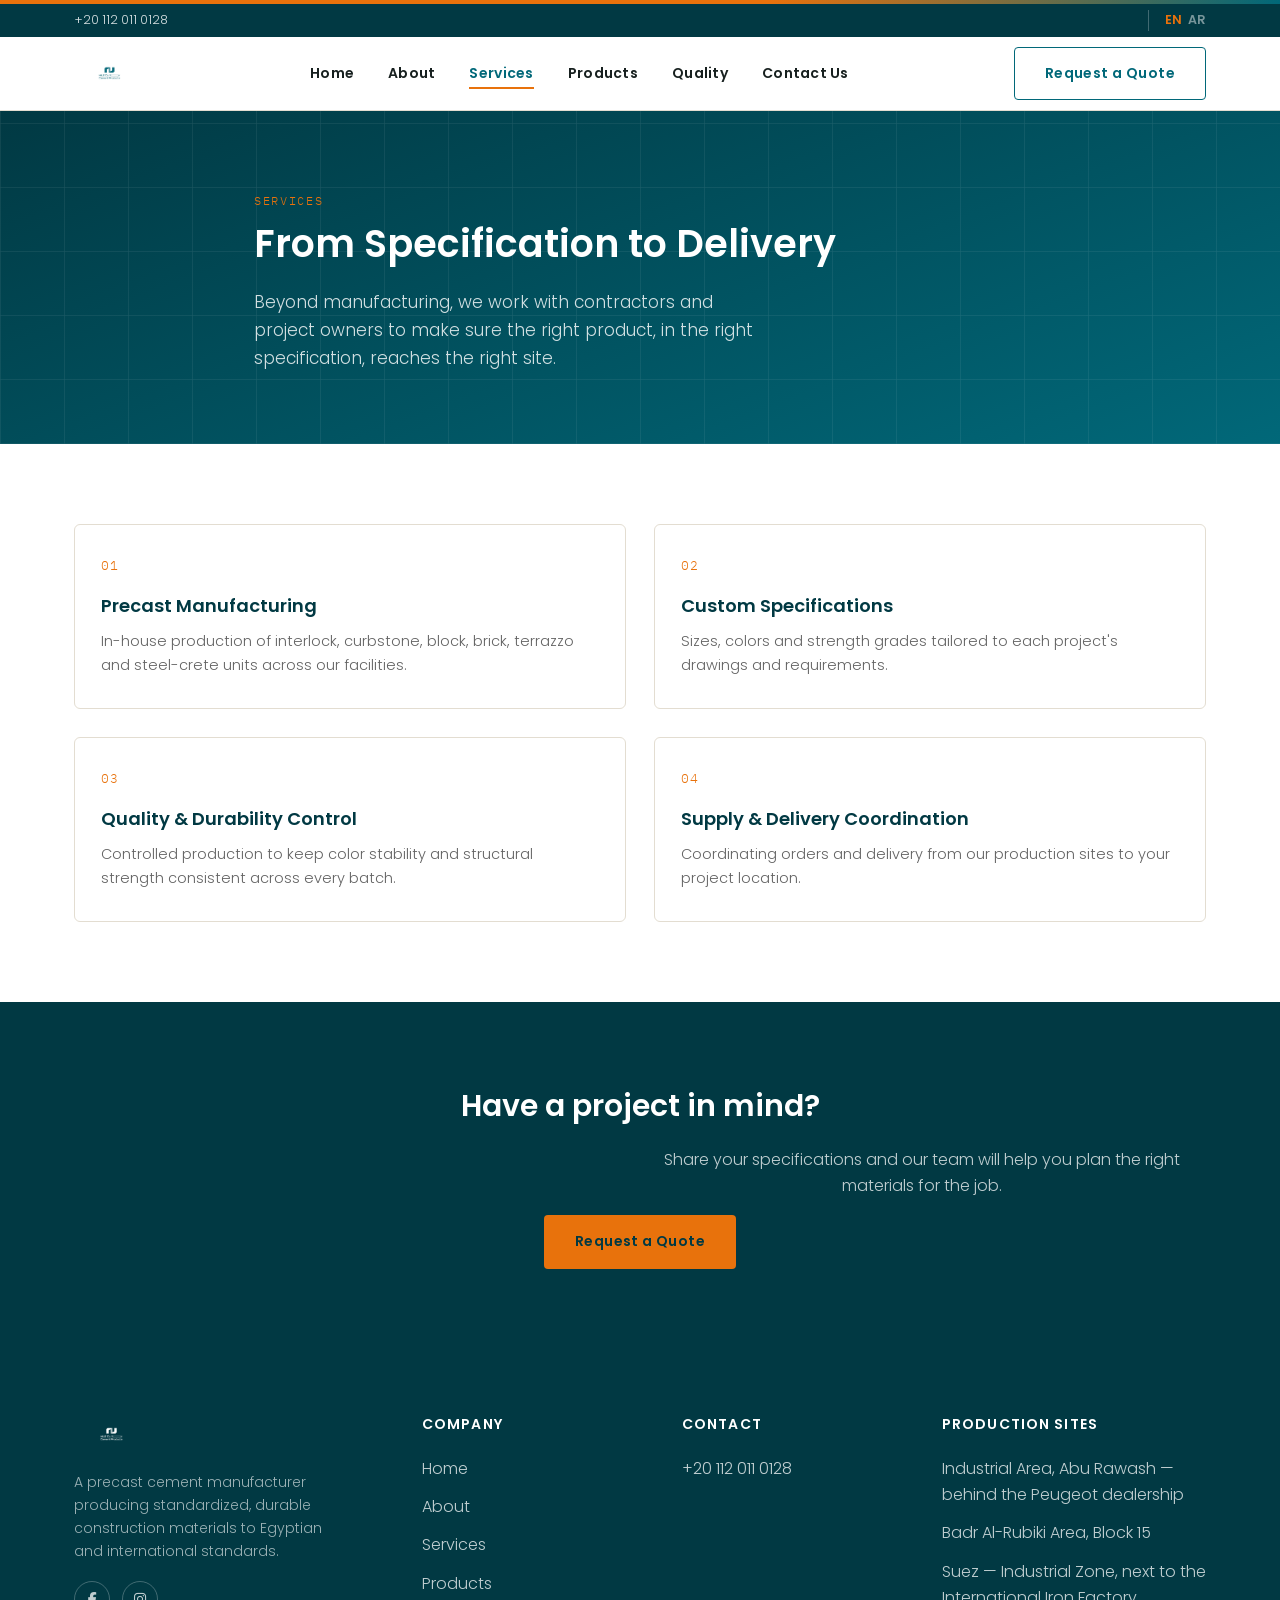
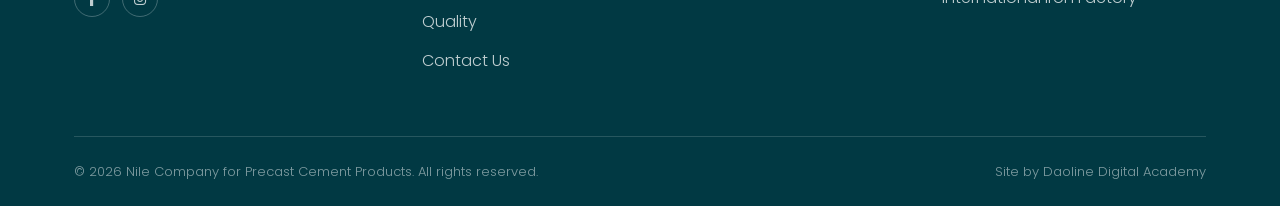
<file: en/services/index.html>
<!DOCTYPE html>
<html lang="en" dir="ltr">
<head>
<meta charset="UTF-8">
<meta name="viewport" content="width=device-width, initial-scale=1.0">
<title>Services | Nile Company for Precast Cement Products</title>
<meta name="description" content="From custom manufacturing specifications to quality control and delivery coordination — see how Nile Company supports your project.">
<link rel="canonical" href="https://nile-cement.com/en/services/">
<link rel="alternate" hreflang="en" href="https://nile-cement.com/en/services/">
<link rel="alternate" hreflang="ar" href="https://nile-cement.com/services/">
<link rel="alternate" hreflang="x-default" href="https://nile-cement.com/services/">
<meta property="og:type" content="website">
<meta property="og:title" content="Services | Nile Company for Precast Cement Products">
<meta property="og:description" content="From custom manufacturing specifications to quality control and delivery coordination — see how Nile Company supports your project.">
<meta property="og:url" content="https://nile-cement.com/en/services/">
<meta property="og:locale" content="en_US">
<meta property="og:image" content="https://nile-cement.com/assets/img/logo.png">
<meta name="twitter:card" content="summary">
<link rel="icon" href="../../assets/img/logo.png">
<link rel="preconnect" href="https://fonts.googleapis.com">
<link rel="preconnect" href="https://fonts.gstatic.com" crossorigin>
<link href="https://fonts.googleapis.com/css2?family=Poppins:wght@300;400;500;600;700&family=IBM+Plex+Mono:wght@400;500&display=swap" rel="stylesheet">
<link href="https://fonts.googleapis.com/css2?family=Tajawal:wght@400;500;700;900&display=swap" rel="stylesheet">
<link rel="stylesheet" href="https://cdnjs.cloudflare.com/ajax/libs/font-awesome/6.4.0/css/all.min.css">
<link rel="stylesheet" href="../../assets/css/style.css">
</head>
<body>
  <div class="brand-strip"></div>
  <div class="topbar">
    <div class="container">
        <div class="topbar-links">
          <a href="tel:+201120110128">+20 112 011 0128</a>
        </div>
        <div class="lang-switch"><a href="/en/services/" class="active">EN</a><a href="/services/">AR</a></div>
      </div>
  </div>
  <header class="site-header">
    <div class="container nav-wrap">
      <a class="brand" href="../">
        <img src="../../assets/img/logo.png" alt="Nile Company for Precast Cement Products">
      </a>
      <nav class="main-nav">
        <ul>
          <li><a href="../">Home</a></li>
          <li><a href="../about/">About</a></li>
          <li><a class="active" href="../services/">Services</a></li>
          <li><a href="../products/">Products</a></li>
          <li><a href="../quality/">Quality</a></li>
          <li><a href="../contact-us/">Contact Us</a></li>
        </ul>
      </nav>
      <div class="nav-cta">
        <a class="btn btn-outline-dark" href="../contact-us/">Request a Quote</a>
        <button class="menu-toggle" aria-label="Menu">&#9776;</button>
      </div>
    </div>
  </header>

  <section class="hero" style="padding-block:0;">
    <div class="container hero-inner" style="grid-template-columns:1fr; padding-block:80px 40px; max-width:820px;">
      <div>
        <span class="eyebrow">Services</span>
        <h1 style="font-size:38px;">From Specification to Delivery</h1>
        <p class="lead" style="color:rgba(255,255,255,.82);">Beyond manufacturing, we work with contractors and project owners to make sure the right product, in the right specification, reaches the right site.</p>
      </div>
    </div>
  </section>

  <section class="bg-white">
    <div class="container">
      <div class="grid grid-2">
        <div class="card">
          <span class="num">01</span>
          <h3>Precast Manufacturing</h3>
          <p>In-house production of interlock, curbstone, block, brick, terrazzo and steel-crete units across our facilities.</p>
        </div>
        <div class="card">
          <span class="num">02</span>
          <h3>Custom Specifications</h3>
          <p>Sizes, colors and strength grades tailored to each project's drawings and requirements.</p>
        </div>
        <div class="card">
          <span class="num">03</span>
          <h3>Quality & Durability Control</h3>
          <p>Controlled production to keep color stability and structural strength consistent across every batch.</p>
        </div>
        <div class="card">
          <span class="num">04</span>
          <h3>Supply & Delivery Coordination</h3>
          <p>Coordinating orders and delivery from our production sites to your project location.</p>
        </div>
        
      </div>
    </div>
  </section>

  <section class="cta-band">
    <div class="container">
      <h2>Have a project in mind?</h2>
      <p>Share your specifications and our team will help you plan the right materials for the job.</p>
      <a class="btn btn-primary" href="../contact-us/">Request a Quote</a>
    </div>
  </section>
  <footer class="site-footer">
    <div class="container">
      <div class="footer-grid">
        <div class="footer-brand">
          <img src="../../assets/img/logo.png" alt="Nile Company for Precast Cement Products">
          <p>A precast cement manufacturer producing standardized, durable construction materials to Egyptian and international standards.</p>
          <div class="social-row">
            <a href="https://www.facebook.com/nilecement" target="_blank" rel="noopener" aria-label="Facebook" title="Facebook"><i class="fa-brands fa-facebook-f"></i></a>
          <a href="https://www.instagram.com/nilecement/" target="_blank" rel="noopener" aria-label="Instagram" title="Instagram"><i class="fa-brands fa-instagram"></i></a>
          </div>
        </div>
        <div>
          <h4>Company</h4>
          <ul>
          <li><a href="../">Home</a></li>
          <li><a href="../about/">About</a></li>
          <li><a href="../services/">Services</a></li>
          <li><a href="../products/">Products</a></li>
          <li><a href="../quality/">Quality</a></li>
          <li><a href="../contact-us/">Contact Us</a></li>
          </ul>
        </div>
        <div>
          <h4>Contact</h4>
          <ul>
            <li><a href="tel:+201120110128">+20 112 011 0128</a></li>
          </ul>
        </div>
        <div>
          <h4>Production Sites</h4>
          <ul>
          <li>Industrial Area, Abu Rawash — behind the Peugeot dealership</li>
          <li>Badr Al-Rubiki Area, Block 15</li>
          <li>Suez — Industrial Zone, next to the International Iron Factory</li>
          </ul>
        </div>
      </div>
      <div class="footer-bottom">
        <span>© 2026 Nile Company for Precast Cement Products. All rights reserved.</span>
        <span>Site by Daoline Digital Academy</span>
      </div>
    </div>
  </footer>
  <script src="../../assets/js/main.js"></script>
</body>
</html>
</file>
<file: assets/css/style.css>
/* ===========================================================
   NILE COMPANY FOR PRECAST CEMENT PRODUCTS — Site Stylesheet
   Works for both dir="ltr" (English) and dir="rtl" (Arabic)
   via CSS logical properties.
=========================================================== */

:root{
  --teal:        #016879;
  --teal-dark:   #013943;
  --teal-tint:   #E6EEEF;
  --gold:        #E8720C;
  --gold-dark:   #C25E09;
  --concrete:    #EFEBE3;
  --concrete-2:  #E3DDD1;
  --charcoal:    #17201F;
  --gray:        #636363;
  --gray-light:  #8B8B8B;
  --white:       #FFFFFF;

  --font-en-head: 'Poppins', sans-serif;
  --font-en-body: 'Poppins', sans-serif;
  --font-en-mono: 'IBM Plex Mono', monospace;
  --font-ar: 'Tajawal', sans-serif;

  --container: 1180px;
  --radius: 4px;
}

*{ box-sizing:border-box; }
html{ scroll-behavior:smooth; }
body{
  margin:0;
  background:var(--concrete);
  color:var(--charcoal);
  font-family:var(--font-en-body);
  font-weight:300;
  line-height:1.65;
  -webkit-font-smoothing:antialiased;
}
html[dir="rtl"] body{ font-family:var(--font-ar); font-weight:400; }

img{ max-width:100%; display:block; }
a{ color:inherit; text-decoration:none; }
ul{ margin:0; padding:0; list-style:none; }
h1,h2,h3,h4{ font-family:var(--font-en-head); font-weight:600; margin:0 0 .5em; color:var(--teal-dark); }
html[dir="rtl"] h1, html[dir="rtl"] h2, html[dir="rtl"] h3, html[dir="rtl"] h4{ font-family:var(--font-ar); font-weight:700; }
p{ margin:0 0 1em; color:var(--gray); }

.container{ max-width:var(--container); margin-inline:auto; padding-inline:24px; }
.eyebrow{
  font-family:var(--font-en-mono); font-size:12px; letter-spacing:.14em;
  text-transform:uppercase; color:var(--gold); margin-bottom:10px; display:block;
}
html[dir="rtl"] .eyebrow{ font-family:var(--font-ar); letter-spacing:0; }

.btn{
  display:inline-block; padding:14px 30px; border-radius:var(--radius);
  font-size:14px; font-weight:600; letter-spacing:.03em; transition:all .2s ease;
  border:1.5px solid transparent; cursor:pointer;
}
.btn-primary{ background:var(--gold); color:var(--teal-dark); }
.btn-primary:hover{ background:var(--gold-dark); }
.btn-outline{ border-color:rgba(255,255,255,.5); color:var(--white); }
.btn-outline:hover{ background:rgba(255,255,255,.12); }
.btn-outline-dark{ border-color:var(--teal); color:var(--teal); }
.btn-outline-dark:hover{ background:var(--teal); color:var(--white); }

/* ---------- Top brand accent strip ---------- */
.brand-strip{ height:4px; background:linear-gradient(90deg, var(--gold) 0%, var(--gold) 60%, var(--teal) 100%); }

/* ---------- Top utility bar ---------- */
.topbar{
  background:var(--teal-dark); color:rgba(255,255,255,.85); font-size:12.5px;
}
.topbar .container{ display:flex; justify-content:space-between; align-items:center; padding-block:6px; flex-wrap:wrap; gap:8px; }
.topbar a{ color:inherit; }
.topbar .topbar-links{ display:flex; gap:20px; align-items:center; }
.lang-switch{
  display:flex; align-items:center; gap:6px; font-weight:600;
  border-inline-start:1px solid rgba(255,255,255,.25); padding-inline-start:16px;
}
.lang-switch a{ opacity:.55; }
.lang-switch a.active{ opacity:1; color:var(--gold); }

/* ---------- Header / Nav ---------- */
header.site-header{ background:var(--white); border-bottom:1px solid var(--concrete-2); position:sticky; top:0; z-index:50; }
.nav-wrap{ display:flex; align-items:center; justify-content:space-between; padding-block:10px; }
.brand{ display:flex; align-items:center; gap:12px; }
.brand img{ height:40px; width:auto; }
nav.main-nav ul{ display:flex; gap:34px; }
nav.main-nav a{ font-size:14px; font-weight:600; letter-spacing:.02em; color:var(--charcoal); position:relative; padding-block:6px; }
nav.main-nav a::after{
  content:""; position:absolute; inset-inline-start:0; bottom:0; height:2px; width:0;
  background:var(--gold); transition:width .2s ease;
}
nav.main-nav a:hover::after, nav.main-nav a.active::after{ width:100%; }
nav.main-nav a.active{ color:var(--teal); }
.nav-cta{ display:flex; align-items:center; gap:18px; }
.menu-toggle{ display:none; background:none; border:none; font-size:26px; color:var(--teal-dark); cursor:pointer; }

@media (max-width:860px){
  nav.main-nav{
    position:absolute; top:100%; inset-inline:0; background:var(--white);
    border-bottom:1px solid var(--concrete-2); flex-direction:column;
    max-height:0; overflow:hidden; transition:max-height .25s ease;
  }
  nav.main-nav.open{ max-height:400px; }
  nav.main-nav ul{ flex-direction:column; gap:0; padding:10px 24px 20px; }
  nav.main-nav li{ border-block-end:1px solid var(--concrete); }
  nav.main-nav a{ display:block; padding-block:14px; }
  .menu-toggle{ display:block; }
  .nav-cta .btn{ display:none; }
}

/* ---------- Hero ---------- */
.hero{
  position:relative; background:linear-gradient(160deg,var(--teal-dark) 0%, var(--teal) 100%);
  color:var(--white); overflow:hidden;
}
.hero::before{
  content:""; position:absolute; inset:0; opacity:.10; pointer-events:none;
  background-image:
    repeating-linear-gradient(0deg, rgba(255,255,255,.6) 0 1px, transparent 1px 64px),
    repeating-linear-gradient(90deg, rgba(255,255,255,.6) 0 1px, transparent 1px 64px);
}
.hero-inner{ position:relative; display:grid; grid-template-columns:1.1fr .9fr; gap:50px; align-items:center; padding-block:56px 60px; }
.hero h1{ color:var(--white); font-size:44px; line-height:1.2; margin-bottom:22px; white-space:pre-line; }
.hero h1 mark{ background:none; color:var(--gold); font-weight:800; }
.hero p.lead{ color:rgba(255,255,255,.82); font-size:17px; max-width:520px; margin-bottom:32px; }
.hero-actions{ display:flex; gap:16px; flex-wrap:wrap; }
.hero-figure{ position:relative; border-radius:6px; overflow:hidden; aspect-ratio:4/3; box-shadow:0 30px 60px rgba(0,0,0,.35); }
.hero-figure img{ width:100%; height:100%; object-fit:cover; }
.hero-badge{
  position:absolute; bottom:16px; inset-inline-start:16px; background:var(--gold); color:var(--teal-dark);
  font-family:var(--font-en-mono); font-size:12px; font-weight:700; letter-spacing:.03em;
  padding:10px 16px; border-radius:4px; box-shadow:0 10px 24px rgba(0,0,0,.25); z-index:2;
}
html[dir="rtl"] .hero-badge{ font-family:var(--font-ar); }
@media (max-width:900px){ .hero-inner{ grid-template-columns:1fr; padding-block:40px 32px; } .hero h1{ font-size:32px; } }

/* ---------- Spec strip (signature element) ---------- */
.spec-strip{ background:var(--charcoal); color:var(--white); }
.spec-strip .container{ display:flex; flex-wrap:wrap; gap:0; }
.spec-item{
  flex:1 1 150px; padding:22px 20px; border-inline-end:1px solid rgba(255,255,255,.12);
  font-family:var(--font-en-mono); font-size:12.5px; letter-spacing:.02em; color:rgba(255,255,255,.75);
}
html[dir="rtl"] .spec-item{ font-family:var(--font-ar); }
.spec-item span{ display:block; color:var(--gold); font-size:11px; letter-spacing:.1em; text-transform:uppercase; margin-bottom:6px; }
.spec-item:last-child{ border-inline-end:none; }

/* ---------- Sections ---------- */
section{ padding-block:80px; }
.section-head{ max-width:640px; margin-bottom:48px; }
.section-head.center{ margin-inline:auto; text-align:center; }
.section-head h2{ font-size:32px; }
.bg-white{ background:var(--white); }
.bg-tint{ background:var(--teal-tint); }
.bg-dark{ background:var(--charcoal); color:var(--white); }
.bg-dark h2, .bg-dark h3{ color:var(--white); }
.bg-dark p{ color:rgba(255,255,255,.7); }

/* ---------- Cards ---------- */
.grid{ display:grid; gap:28px; }
.grid-2{ grid-template-columns:repeat(2,1fr); }
.grid-3{ grid-template-columns:repeat(3,1fr); }
.grid-4{ grid-template-columns:repeat(4,1fr); }
@media (max-width:900px){ .grid-2,.grid-3,.grid-4{ grid-template-columns:1fr 1fr; } }
@media (max-width:600px){ .grid-2,.grid-3,.grid-4{ grid-template-columns:1fr; } }

.card{
  background:var(--white); border:1px solid var(--concrete-2); border-radius:6px;
  padding:30px 26px; transition:transform .2s ease, box-shadow .2s ease;
}
.card:hover{ transform:translateY(-4px); box-shadow:0 18px 40px rgba(1,65,74,.12); }
.card .num{ font-family:var(--font-en-mono); color:var(--gold); font-size:13px; letter-spacing:.08em; margin-bottom:14px; display:block; }
html[dir="rtl"] .card .num{ font-family:var(--font-ar); }
.card h3{ font-size:18px; margin-bottom:10px; }
.card p{ font-size:14.5px; margin-bottom:0; }

.icon-badge{
  width:44px; height:44px; border-radius:50%; background:var(--teal-tint); color:var(--teal);
  display:flex; align-items:center; justify-content:center; font-size:18px; margin-bottom:16px; font-weight:700;
}

/* ---------- Product list table style ---------- */
.product-row{
  display:flex; justify-content:space-between; align-items:center; gap:20px;
  padding:26px 0; border-block-end:1px solid var(--concrete-2);
}
.product-row:first-child{ border-block-start:1px solid var(--concrete-2); }
.product-row .p-index{ font-family:var(--font-en-mono); color:var(--gold); font-size:13px; min-width:34px; }
html[dir="rtl"] .product-row .p-index{ font-family:var(--font-ar); }
.product-row .p-name{ font-size:19px; font-weight:600; color:var(--teal-dark); flex:1; }
.product-row .p-desc{ font-size:14px; color:var(--gray); flex:2; }
@media (max-width:760px){ .product-row{ flex-direction:column; align-items:flex-start; gap:6px; } }

/* ---------- Sites / branches ---------- */
.site-card{ background:var(--white); border-inline-start:3px solid var(--gold); padding:26px; border-radius:4px; }
.site-card .eyebrow{ margin-bottom:14px; }
.site-card h3{ font-size:17px; }

/* ---------- CTA band ---------- */
.cta-band{ background:var(--teal-dark); color:var(--white); text-align:center; }
.cta-band h2{ color:var(--white); font-size:30px; }
.cta-band p{ color:rgba(255,255,255,.75); max-width:520px; margin-inline:auto 24px; }

/* ---------- Contact page ---------- */
.contact-grid{ display:grid; grid-template-columns:1fr 1fr; gap:50px; }
@media (max-width:860px){ .contact-grid{ grid-template-columns:1fr; } }
.contact-detail{ display:flex; gap:16px; padding-block:16px; border-block-end:1px solid var(--concrete-2); }
.contact-detail .icon-badge{ margin-bottom:0; flex-shrink:0; }
.contact-detail h4{ font-size:14px; text-transform:uppercase; letter-spacing:.05em; color:var(--gray-light); margin-bottom:4px; }
.contact-detail p{ margin:0; font-size:16px; color:var(--charcoal); font-weight:600; }
.contact-detail a{ font-weight:600; }
form.contact-form{ display:grid; gap:16px; }
.form-row{ display:grid; grid-template-columns:1fr 1fr; gap:16px; }
@media (max-width:600px){ .form-row{ grid-template-columns:1fr; } }
input, textarea, select{
  width:100%; padding:14px 16px; border:1.5px solid var(--concrete-2); border-radius:4px;
  font-family:inherit; font-size:14px; background:var(--white); color:var(--charcoal);
}
input:focus, textarea:focus, select:focus{ outline:2px solid var(--teal); outline-offset:1px; border-color:var(--teal); }
label{ font-size:13px; font-weight:600; color:var(--charcoal); margin-bottom:6px; display:block; }
.map-embed{ border-radius:6px; overflow:hidden; border:1px solid var(--concrete-2); }
.map-embed iframe{ width:100%; height:320px; border:0; display:block; }

/* ---------- Footer ---------- */
footer.site-footer{ background:var(--teal-dark); color:rgba(255,255,255,.75); padding-block:64px 24px; }
.footer-grid{ display:grid; grid-template-columns:1.4fr 1fr 1fr 1.2fr; gap:40px; margin-bottom:50px; }
@media (max-width:860px){ .footer-grid{ grid-template-columns:1fr 1fr; } }
@media (max-width:560px){ .footer-grid{ grid-template-columns:1fr; } }
.footer-grid h4{ color:var(--white); font-size:14px; text-transform:uppercase; letter-spacing:.08em; margin-bottom:20px; }
.footer-grid ul li{ margin-bottom:12px; }
.footer-grid a:hover{ color:var(--gold); }
.footer-brand img{ height:42px; margin-bottom:16px; filter:brightness(0) invert(1); }
.footer-brand p{ color:rgba(255,255,255,.6); font-size:14px; max-width:280px; }
.social-row{ display:flex; gap:12px; margin-top:18px; }
.social-row a{
  width:36px; height:36px; border:1px solid rgba(255,255,255,.25); border-radius:50%;
  display:flex; align-items:center; justify-content:center; font-size:14px; transition:.2s;
}
.social-row a:hover{ background:var(--gold); border-color:var(--gold); color:var(--teal-dark); }
.footer-bottom{ border-block-start:1px solid rgba(255,255,255,.15); padding-top:24px; display:flex; justify-content:space-between; flex-wrap:wrap; gap:10px; font-size:13px; color:rgba(255,255,255,.5); }

/* ---------- Utility ---------- */
.text-center{ text-align:center; }
.mt-0{ margin-top:0; }
.section-tight{ padding-block:60px; }

/* ---------- Data tables (product specs) ---------- */
.table-wrap{ overflow-x:auto; border:1px solid var(--concrete-2); border-radius:6px; background:var(--white); }
table.spec-table{ width:100%; border-collapse:collapse; font-size:14px; min-width:560px; }
table.spec-table caption{ text-align:start; padding:16px 20px; font-weight:700; color:var(--teal-dark); background:var(--teal-tint); font-size:15px; }
table.spec-table th{ background:var(--teal-dark); color:var(--white); text-align:start; padding:12px 16px; font-size:12.5px; text-transform:uppercase; letter-spacing:.04em; font-weight:600; white-space:nowrap; }
table.spec-table td{ padding:12px 16px; border-block-end:1px solid var(--concrete-2); color:var(--charcoal); white-space:nowrap; }
table.spec-table tr:last-child td{ border-block-end:none; }
table.spec-table tr:hover td{ background:var(--teal-tint); }
table.spec-table td.strong{ font-weight:700; color:var(--teal-dark); white-space:normal; }
.table-note{ font-size:13px; color:var(--gray); padding:14px 20px; background:var(--teal-tint); border-radius:0 0 6px 6px; }

/* ---------- Product photo grid ---------- */
.photo-card{ border-radius:6px; overflow:hidden; border:1px solid var(--concrete-2); background:var(--white); }
.photo-card img{ width:100%; aspect-ratio:4/3; object-fit:cover; }
.photo-card .cap{ padding:14px 16px; font-size:14px; font-weight:600; color:var(--teal-dark); }

/* ---------- Color swatch strip ---------- */
.swatch-row{ display:flex; gap:14px; flex-wrap:wrap; }
.swatch{ flex:1 1 90px; text-align:center; }
.swatch img{ width:100%; aspect-ratio:1/1; object-fit:cover; border-radius:6px; border:1px solid var(--concrete-2); margin-bottom:8px; }
.swatch span{ font-size:12.5px; color:var(--gray); }

/* ---------- Approval / client badges ---------- */
.badge-grid{ display:grid; grid-template-columns:repeat(4,1fr); gap:14px; }
@media (max-width:760px){ .badge-grid{ grid-template-columns:repeat(2,1fr); } }
.badge{
  background:rgba(255,255,255,.05); border:1px solid rgba(255,255,255,.15); border-radius:6px;
  padding:20px 14px; text-align:center; color:rgba(255,255,255,.85); font-size:13px; font-weight:600;
}
.badge .icon{ color:var(--gold); font-size:22px; margin-bottom:10px; display:block; }

/* ---------- Standards strip ---------- */
.standards-row{ display:flex; gap:16px; flex-wrap:wrap; }
.standard-pill{
  background:var(--teal-tint); color:var(--teal-dark); font-family:var(--font-en-mono);
  font-size:13px; padding:10px 18px; border-radius:30px; font-weight:600;
}
html[dir="rtl"] .standard-pill{ font-family:var(--font-ar); }

@media (prefers-reduced-motion: reduce){
  *{ animation:none !important; transition:none !important; scroll-behavior:auto !important; }
}
</file>
